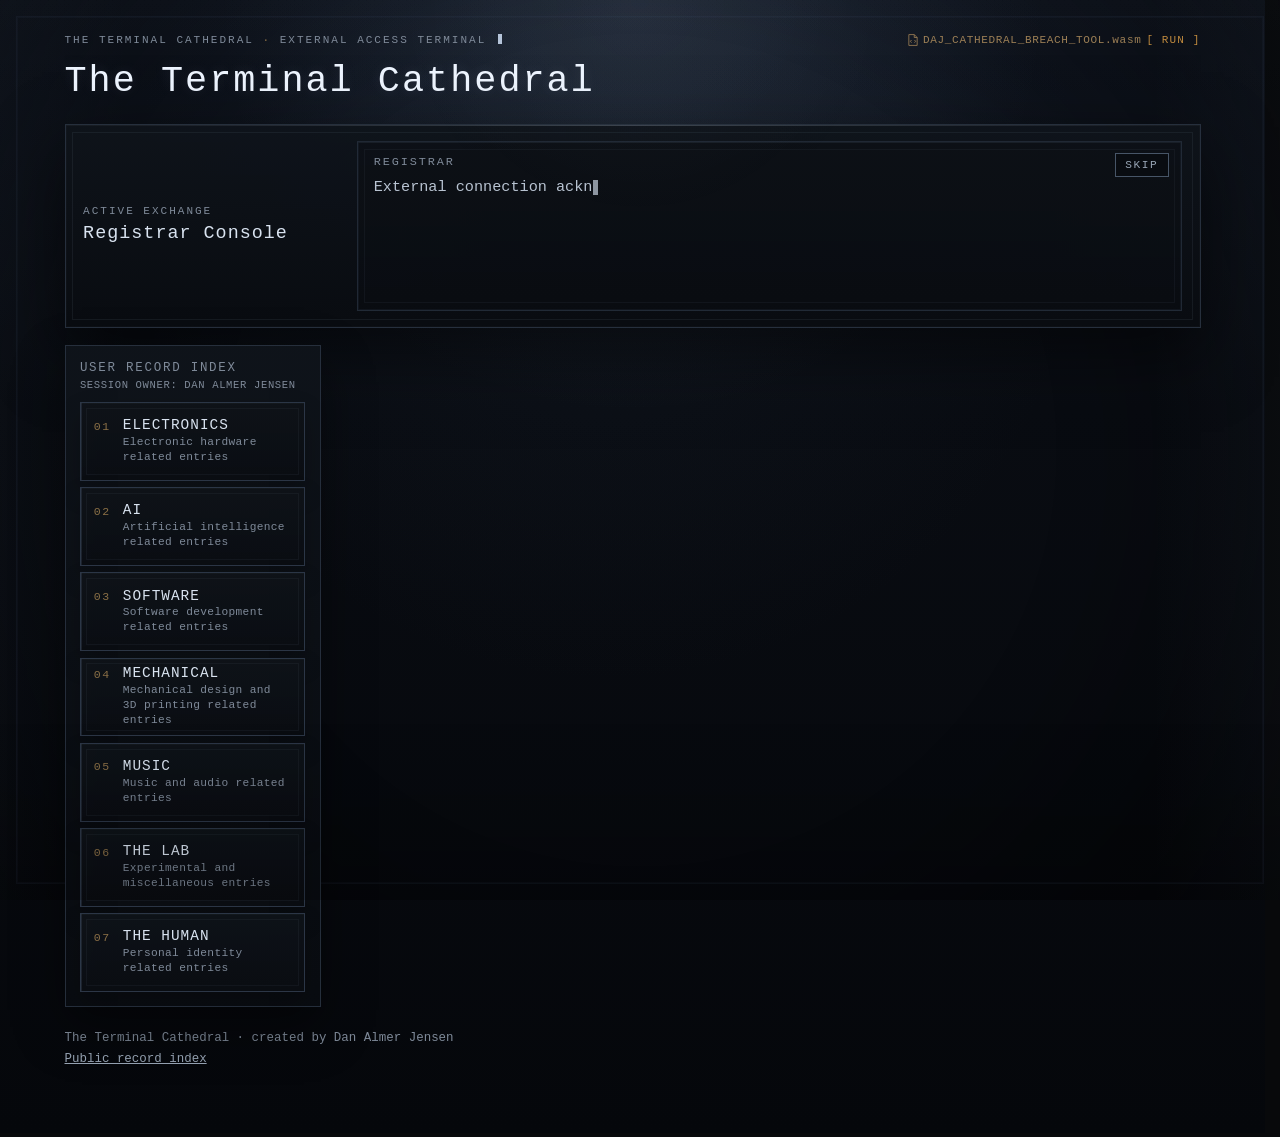
<file: index.html>
<!DOCTYPE html>
<html lang="en">
  <head>
    <meta charset="UTF-8" />
    <meta
      name="viewport"
      content="width=device-width, initial-scale=1.0, viewport-fit=cover"
    />
    <meta name="theme-color" content="#07090d" />
    <!-- STAGE3H:BEGIN search -->
    <title>The Terminal Cathedral | Dan Almer Jensen — Electronics, AI &amp; Music</title>
    <meta name="description" content="Explore electronics, hardware design, AI-assisted projects, the Human Sandwich Model, Theme Park World and synthwave music by Dan Almer Jensen." />
    <link rel="canonical" href="https://terminalcathedral.com/" />
    <meta property="og:type" content="website" />
    <meta property="og:site_name" content="The Terminal Cathedral" />
    <meta property="og:title" content="The Terminal Cathedral | Dan Almer Jensen — Electronics, AI &amp; Music" />
    <meta property="og:description" content="Explore electronics, hardware design, AI-assisted projects, the Human Sandwich Model, Theme Park World and synthwave music by Dan Almer Jensen." />
    <meta property="og:url" content="https://terminalcathedral.com/" />
    <meta property="og:locale" content="en_US" />
    <meta name="twitter:card" content="summary" />
    <meta name="twitter:title" content="The Terminal Cathedral | Dan Almer Jensen — Electronics, AI &amp; Music" />
    <meta name="twitter:description" content="Explore electronics, hardware design, AI-assisted projects, the Human Sandwich Model, Theme Park World and synthwave music by Dan Almer Jensen." />
    <script type="application/ld+json">
{
  "@context": "https://schema.org",
  "@graph": [
    {
      "@type": "WebSite",
      "@id": "https://terminalcathedral.com/#website",
      "name": "The Terminal Cathedral",
      "alternateName": "terminalcathedral.com",
      "url": "https://terminalcathedral.com/",
      "inLanguage": "en",
      "creator": {
        "@id": "https://terminalcathedral.com/records/dan-almer-jensen/#person"
      }
    },
    {
      "@type": "Person",
      "@id": "https://terminalcathedral.com/records/dan-almer-jensen/#person",
      "name": "Dan Almer Jensen",
      "description": "Tech Polymath",
      "jobTitle": "Hardware Design Engineer",
      "worksFor": {
        "@type": "Organization",
        "name": "Qutron A/S"
      },
      "address": {
        "@type": "PostalAddress",
        "addressLocality": "Copenhagen",
        "addressCountry": "DK"
      },
      "url": "https://terminalcathedral.com/",
      "mainEntityOfPage": "https://terminalcathedral.com/records/dan-almer-jensen/",
      "knowsAbout": [
        "Electronics",
        "Hardware design",
        "Mechanical CAD design",
        "3D printing",
        "Programming",
        "Automation",
        "Artificial intelligence",
        "Music"
      ],
      "sameAs": [
        "https://www.linkedin.com/in/dan-almer-jensen-919b9217a/",
        "https://github.com/TheTerminalCathedral",
        "https://www.reddit.com/user/DanDoesElectronics/"
      ]
    }
  ]
}
    </script>
    <!-- STAGE3H:END search -->
    <link rel="stylesheet" href="styles.css" />
    <link rel="stylesheet" href="hub/hub.css" />
    <!-- STAGE3F:BEGIN boot-guard
         Stage 3F: on a first load or reload of the start view (no hash, not Back/Forward, normal motion) the Registrar introduction and the Session
         Recovery record are held invisible, at their final size, until hub.js starts the boot sequence (it removes the
         class at once). hub.css reveals them after 3 s if the scripts never run. Without JavaScript nothing changes. -->
    <script>(function () { try { var n = window.performance && performance.getEntriesByType ? performance.getEntriesByType("navigation")[0] : null; if (!window.location.hash && !(n && n.type === "back_forward") && !(window.matchMedia && window.matchMedia("(prefers-reduced-motion: reduce)").matches)) { document.documentElement.classList.add("tc-boot-pending"); } } catch (e) {} })();</script>
    <!-- STAGE3F:END boot-guard -->
  </head>
  <!--
    PROTOTYPE (Stage 2D layout and copy, Stage 2E typewriter, Stage 2F Registrar-first navigation, Stage 2G all six areas as expandable records, Stage 2H external access terminal and personal archive; local only). Not released.
    Personal profile links appear on this page only in 07 · The Human.
    Layout: full-width Registrar Console on top, seven-route sidebar on the left, one record on the right.
    No element may carry the id of a route (electronics, ai, software, mechanical, music, lab, human, gateway):
    that would make the browser jump to it on a direct link.
    All destination copy below is DRAFT for HUMAN review.
    Canon-grounded sentences are taken from dialogue-data.js and terminal-cathedral/index.html @ a3c35e0;
    AI Madpakken sentences from its canonical README.md and The_Human_Sandwich_Model.md @ ce47ae2e.
    The left navigation is the only navigation between destinations: do not add cross-links inside records.
    Inside a destination, each record's toggle (button.rec-toggle) expands or collapses that record in place (Stage 2G).
    To add a future project or link, copy one .rec-item or .record-entry inside that destination.
  -->
  <body class="is-terminal-active hub">
    <a class="skip-link" href="#record-display">Skip to the record</a>

    <main class="site-shell">
      <div class="view-shell hub-shell">
        <header class="hub-header">
          <!-- Stage 2H: the site is an external access terminal connected to the Cathedral, not the Cathedral itself. -->
          <p class="eyebrow hub-status">
            The Terminal Cathedral <span class="hub-status-sep" aria-hidden="true">·</span> External access terminal
            <span class="cursor hub-cursor" aria-hidden="true"></span>
          </p>
          <!-- Stage 3K: an overlooked local script (HUMAN-approved easter egg). hub/breach.js shows it and opens #breach-dialog. -->
          <button type="button" class="hub-script" id="breach-run" aria-haspopup="dialog" aria-label="DAJ_CATHEDRAL_BREACH_TOOL.wasm [ RUN ]" hidden>
            <svg class="hub-script-icon" viewBox="0 0 12 14" width="10" height="12" aria-hidden="true" focusable="false"><path d="M1 .5h6.5L11 4v9.5H1z M7.5 .5V4H11" fill="none" stroke="currentColor"/><path d="M4.2 7 2.9 8.6l1.3 1.6 M7.8 7l1.3 1.6-1.3 1.6" fill="none" stroke="currentColor"/></svg>
            <span class="hub-script-name"><span class="hub-script-pre">DAJ_CATHEDRAL_</span>BREACH_TOOL.wasm</span>
            <span class="hub-script-run">[ RUN ]</span>
          </button>
          <h1 class="hub-title">The Terminal Cathedral</h1>
        </header>

        <!-- TOP: the Registrar Console, full width. The general introduction below; hub.js types each area's own introduction (hub-data.js) when that area is selected (Stages 2F, 2G). -->
        <section class="dialogue-panel hub-gateway hub-console" id="console" aria-labelledby="console-heading">
          <div class="panel-heading">
            <p class="eyebrow">Active Exchange</p>
            <h2 id="console-heading">Registrar Console</h2>
          </div>
          <div class="message-block">
            <p class="speaker-label">Registrar</p>
            <p class="dialogue-text" id="hubDialogue">External connection acknowledged.
Standing: Visitor.
Access level: Limited.
Designated records are available for inspection.
Select a route to proceed.</p>
          </div>
          <p class="sr-only" id="hubLive" aria-live="polite"></p>
        </section>

        <div class="hub-layout">
          <!-- LEFT: the seven record groups, one component, equal size -->
          <!-- Stage 2H: the index of the recovered personal archive. The owner line names the archive being inspected, not the visitor. -->
          <nav class="hub-sidebar gateway-routes" aria-label="User record index">
            <p class="option-heading">User Record Index</p>
            <p class="session-owner">Session owner: Dan Almer Jensen</p>
            <ul class="gateway-list">
              <li class="gateway-item">
                <a class="gateway-route" href="#electronics" data-destination="electronics">
                  <span class="gateway-index" aria-hidden="true">01</span>
                  <span class="gateway-label">Electronics</span>
                  <span class="gateway-note">Electronic hardware related entries</span>
                </a>
              </li>
              <li class="gateway-item">
                <a class="gateway-route" href="#ai" data-destination="ai">
                  <span class="gateway-index" aria-hidden="true">02</span>
                  <span class="gateway-label">AI</span>
                  <span class="gateway-note">Artificial intelligence related entries</span>
                </a>
              </li>
              <li class="gateway-item">
                <a class="gateway-route" href="#software" data-destination="software">
                  <span class="gateway-index" aria-hidden="true">03</span>
                  <span class="gateway-label">Software</span>
                  <span class="gateway-note">Software development related entries</span>
                </a>
              </li>
              <li class="gateway-item">
                <a class="gateway-route" href="#mechanical" data-destination="mechanical">
                  <span class="gateway-index" aria-hidden="true">04</span>
                  <span class="gateway-label">Mechanical</span>
                  <span class="gateway-note">Mechanical design and 3D printing related entries</span>
                </a>
              </li>
              <li class="gateway-item">
                <a class="gateway-route" href="#music" data-destination="music">
                  <span class="gateway-index" aria-hidden="true">05</span>
                  <span class="gateway-label">Music</span>
                  <span class="gateway-note">Music and audio related entries</span>
                </a>
              </li>
              <li class="gateway-item">
                <a class="gateway-route" href="#lab" data-destination="lab">
                  <span class="gateway-index" aria-hidden="true">06</span>
                  <span class="gateway-label">The Lab</span>
                  <span class="gateway-note">Experimental and miscellaneous entries</span>
                </a>
              </li>
              <li class="gateway-item">
                <a class="gateway-route" href="#human" data-destination="human">
                  <span class="gateway-index" aria-hidden="true">07</span>
                  <span class="gateway-label">The Human</span>
                  <span class="gateway-note">Personal identity related entries</span>
                </a>
              </li>
            </ul>
          </nav>

          <!-- RIGHT: the record display. One record at a time, switched in place (no scrolling). -->
          <div class="records" id="record-display" tabindex="-1" aria-label="Record display">
            <!-- START: shown when no route is selected. Stage 2H: a fictional recovered terminal session (HUMAN draft, Stage 2H order).
                 Presentation only: nothing is stored, nobody is authenticated, there is no login. -->
            <section class="record record-start" id="record-start" data-record="start" aria-labelledby="start-heading" tabindex="-1">
              <p class="eyebrow">Public records · Session recovery</p>
              <h2 id="start-heading">Session restored</h2>
              <div class="session-log">
                <p class="session-line session-line-progress">Resuming last connection to The Terminal Cathedral...</p>
                <p class="session-line">Session record located.</p>
                <dl class="session-status">
                  <div class="session-row"><dt>User on record:</dt><dd>Dan Almer Jensen</dd></div>
                  <div class="session-row"><dt>Assigned Role:</dt><dd>Hardware Design Engineer</dd></div>
                  <div class="session-row"><dt>Self-Designation:</dt><dd>Tech Polymath</dd></div>
                  <div class="session-row"><dt>Terminal status:</dt><dd class="session-value-online">ONLINE</dd></div>
                  <div class="session-row"><dt>Access level:</dt><dd>LIMITED</dd></div>
                  <div class="session-row"><dt>Available record groups:</dt><dd>07</dd></div>
                  <div class="session-row"><dt>Cathedral access:</dt><dd class="session-value-restricted">RESTRICTED</dd></div>
                </dl>
                <p class="session-line session-line-done">Previous session restored.</p>
              </div>
            </section>

            <!-- Stage 2G: every destination is an overview of compact records (.rec-item). A record's toggle opens
                 its body inline (aria-expanded / aria-controls). Bodies are open in this file, so the page reads
                 without JavaScript; hub.js collapses them. Record texts are the Stage 2E/2F texts, moved, not rewritten.
                 To add a genuine future project: copy one .rec-item inside its destination, with a new data-item,
                 toggle id and body id. -->

            <!-- 01 · ELECTRONICS — Stage 2H: a damaged archive. Fiction for the present absence of published electronics
                 project records: no real incident, no real data loss. Dan's background moved to The Human (now 07).
                 The fragment strip is decoration (aria-hidden, fixed text, never random); the clean message is real text. -->
            <section class="record" id="record-electronics" data-record="electronics" aria-labelledby="electronics-heading" tabindex="-1">
              <p class="eyebrow">01 · Electronics</p>
              <h2 id="electronics-heading">Electronics</h2>
              <div class="rec-list">
                <article class="rec-item rec-kind-damaged damaged-electronics" data-item="archive">
                  <h3 class="rec-heading">
                    <button type="button" class="rec-toggle" id="rec-electronics-archive-toggle" aria-expanded="true" aria-controls="rec-electronics-archive">
                      <span class="rec-line"><span class="rec-id">Record 001</span><span class="rec-sep" aria-hidden="true"> · </span><span class="rec-title" data-glitch="Electronics Archive">Electronics Archive</span></span>
                      <span class="rec-sub"><span class="rec-flag" aria-hidden="true">!</span> Integrity check failed</span>
                      <span class="rec-state" aria-hidden="true"></span>
                    </button>
                  </h3>
                  <div class="rec-body" id="rec-electronics-archive" role="region" aria-labelledby="rec-electronics-archive-toggle">
                    <div class="rec-body-inner">
                      <div class="archive-alert">
                        <p class="archive-alert-title"><span class="archive-alert-mark" aria-hidden="true">!</span> System alert · Record integrity failure</p>
                        <p>Electronics records could not be fully restored.</p>
                        <p>Archive continuity is compromised.</p>
                        <p>Recovery authorization required.</p>
                      </div>
                      <p class="archive-fragments" aria-hidden="true">&#9617;&#9618;&#9619; 0E &#183;&#183; &#9626;&#9630;&#9626; &#183;&#183; &#9617;&#9617; 3F &#9618; &#183;&#183;&#183; &#9619;&#9618;&#9617; 00 &#183;&#183; &#9626;&#9630;</p>
                      <dl class="archive-status">
                        <div class="archive-row"><dt>Archive status:</dt><dd>DEGRADED</dd></div>
                        <div class="archive-row"><dt>Record group:</dt><dd>Electronic hardware</dd></div>
                        <div class="archive-row"><dt>Recovery state:</dt><dd>INCOMPLETE</dd></div>
                        <div class="archive-row"><dt>Public inspection:</dt><dd>RESTRICTED</dd></div>
                      </dl>
                      <div class="archive-notes">
                        <p>Available fragments are insufficient to reconstruct the original entries.</p>
                        <p>System restoration is recommended.</p>
                        <p>Refer this archive to the Keeper of the Records for recovery authorization.</p>
                      </div>
                    </div>
                  </div>
                </article>
              </div>
            </section>

            <!-- 02 · AI — the reference implementation: one genuine project, collapsed by default. -->
            <section class="record" id="record-ai" data-record="ai" aria-labelledby="ai-heading" tabindex="-1">
              <p class="eyebrow">02 · AI</p>
              <h2 id="ai-heading">AI</h2>
              <div class="record-copy">
                <!-- Stage 2I (HUMAN approved direction): category level is archive information only. -->
                <dl class="session-status category-index">
                  <div class="session-row"><dt>Archive category:</dt><dd>Artificial Intelligence</dd></div>
                  <div class="session-row"><dt>Available records:</dt><dd>01</dd></div>
                </dl>
                <p class="record-lede">Select a record to inspect.</p>
              </div>
              <div class="rec-list">
                <article class="rec-item rec-kind-project" data-item="madpakken">
                  <h3 class="rec-heading">
                    <button type="button" class="rec-toggle" id="rec-ai-madpakken-toggle" aria-expanded="true" aria-controls="rec-ai-madpakken">
                      <span class="rec-line"><span class="rec-id">Project 001</span><span class="rec-sep" aria-hidden="true"> · </span><span class="rec-title">AI Madpakken</span></span>
                      <span class="rec-sub">The Human Sandwich Model</span>
                      <span class="rec-state" aria-hidden="true"></span>
                    </button>
                  </h3>
                  <div class="rec-body" id="rec-ai-madpakken" role="region" aria-labelledby="rec-ai-madpakken-toggle">
                    <div class="rec-body-inner">
                      <!-- Stage 2H: in-universe access framing (HUMAN draft). Narrative only: AI Madpakken is prose, not a connector. -->
                      <div class="access-class access-direct">
                        <p class="access-class-title">Access classification · Direct interface</p>
                        <dl class="access-mode"><dt>Connection mode:</dt><dd>FULL PLUG-IN</dd></dl>
                        <p>AI-Madpakken provides a framework for direct interaction with The Terminal Cathedral through AI-assisted work.</p>
                        <p>The human remains the decision authority.</p>
                        <p>Direct access requires responsibility for what is decided, executed and verified.</p>
                      </div>
                      <p class="project-kind">Public project · GitHub · CC BY 4.0</p>
                      <p>
                        An openly licensed workflow foundation for doing consequential
                        work with AI. It exists to answer the questions that decide whether
                        AI-assisted work can be trusted: who may decide what something
                        means, how evidence is held to the claims it is used to support,
                        and how a human stays the authority without becoming the
                        bottleneck.
                      </p>
                      <p>Its core is the <strong>Human Sandwich Model</strong>, with a human in the middle:</p>
                      <dl class="hsm-list">
                        <div class="hsm-row">
                          <dt>COULD</dt>
                          <dd>An upstream AI model explores what could be done.</dd>
                        </div>
                        <div class="hsm-row">
                          <dt>SHOULD</dt>
                          <dd>A human decides what should be done.</dd>
                        </div>
                        <div class="hsm-row">
                          <dt>DID</dt>
                          <dd>A downstream executor does it, and reports what was actually done, with the evidence.</dd>
                        </div>
                      </dl>
                      <blockquote class="hsm-quote">
                        <p>Reasoning can exist on both sides of the human boundary. Decision authority does not.</p>
                      </blockquote>
                      <p>
                        Around that sit verification, research and assurance methods that
                        keep the boundary real rather than decorative, where confidence is
                        attacked rather than accumulated. It is prose, not software: it is
                        meant to be given to a model as its operating context, and read by
                        a model before it acts.
                      </p>
                      <a class="welcome-action welcome-action-primary record-entry" href="https://github.com/TheTerminalCathedral/AI-Madpakken" target="_blank" rel="noopener noreferrer" data-outbound="ai-madpakken">
                        <span class="record-entry-label">AI Madpakken on GitHub</span>
                        <span class="record-entry-note">TheTerminalCathedral/AI-Madpakken</span>
                        <span class="sr-only">(opens in a new tab)</span>
                      </a>
                    </div>
                  </div>
                </article>
              </div>
            </section>

            <!-- 03 · SOFTWARE — Stage 3G (HUMAN approved): a genuine project replaces the damaged archive. The personal story is
                 Dan's own, in first person; the technical facts are in the linked repository. No game files here. -->
            <section class="record" id="record-software" data-record="software" aria-labelledby="software-heading" tabindex="-1">
              <p class="eyebrow">03 · Software</p>
              <h2 id="software-heading">Software</h2>
              <div class="record-copy">
                <dl class="session-status category-index">
                  <div class="session-row"><dt>Archive category:</dt><dd>Software Development</dd></div>
                  <div class="session-row"><dt>Available records:</dt><dd>01</dd></div>
                </dl>
                <p class="record-lede">Select a record to inspect.</p>
              </div>
              <div class="rec-list">
                <article class="rec-item rec-kind-project" data-item="theme-park-world">
                  <h3 class="rec-heading">
                    <button type="button" class="rec-toggle" id="rec-software-theme-park-world-toggle" aria-expanded="true" aria-controls="rec-software-theme-park-world">
                      <span class="rec-line"><span class="rec-id">Project 001</span><span class="rec-sep" aria-hidden="true"> · </span><span class="rec-title">Theme Park World</span></span>
                      <span class="rec-sub">Windows 11 compatibility · Human Sandwich Model</span>
                      <span class="rec-state" aria-hidden="true"></span>
                    </button>
                  </h3>
                  <div class="rec-body" id="rec-software-theme-park-world" role="region" aria-labelledby="rec-software-theme-park-world-toggle">
                    <div class="rec-body-inner">
                      <p class="project-kind">Project record · Software compatibility</p>
                      <div class="record-copy">
                        <h4 class="story-heading">A childhood favourite</h4>
                        <p>Theme Park World was my favourite game when I was a kid.</p>
                        <p>Recently, I wanted to play it again. Just revisit something I remembered from my childhood.</p>
                        <p>There was one problem.</p>
                        <p>I couldn't get it to run on Windows 11.</p>
                        <h4 class="story-heading">The Human Sandwich approach</h4>
                        <p>Instead of giving up, I decided to see if the Human Sandwich Model could help.</p>
                        <p>Together with AI, I investigated the problem, worked through possible solutions, and eventually got the game running again.</p>
                        <p>What started as a bit of nostalgia turned into a practical software troubleshooting project.</p>
                        <h4 class="story-heading">The result</h4>
                        <p>The project is now on GitHub.</p>
                        <p>It's not about building the next big software product. It's about solving a real problem, learning along the way, and using AI as a practical tool under human direction.</p>
                        <p>And getting to play my favourite childhood game again.</p>
                        <p class="story-close">One old game. One modern operating system. One Human Sandwich.</p>
                      </div>
                      <a class="welcome-action welcome-action-primary record-entry" href="https://github.com/TheTerminalCathedral/theme-park-world-win11" target="_blank" rel="noopener noreferrer" data-outbound="theme-park-world">
                        <span class="record-entry-label">View project on GitHub</span>
                        <span class="record-entry-note">TheTerminalCathedral/theme-park-world-win11</span>
                        <span class="sr-only">(opens in a new tab)</span>
                      </a>
                    </div>
                  </div>
                </article>
              </div>
            </section>

            <!-- 04 · MECHANICAL — Stage 3I (HUMAN decision): a damaged archive, the same component as 01 · Electronics. Fiction for the present
                 absence of published mechanical project records: no real incident, no real data loss, no invented projects.
                 Only the category wording differs from Electronics. -->
            <section class="record" id="record-mechanical" data-record="mechanical" aria-labelledby="mechanical-heading" tabindex="-1">
              <p class="eyebrow">04 · Mechanical</p>
              <h2 id="mechanical-heading">Mechanical</h2>
              <div class="rec-list">
                <article class="rec-item rec-kind-damaged damaged-mechanical" data-item="archive">
                  <h3 class="rec-heading">
                    <button type="button" class="rec-toggle" id="rec-mechanical-archive-toggle" aria-expanded="true" aria-controls="rec-mechanical-archive">
                      <span class="rec-line"><span class="rec-id">Record 001</span><span class="rec-sep" aria-hidden="true"> · </span><span class="rec-title" data-glitch="Mechanical Archive">Mechanical Archive</span></span>
                      <span class="rec-sub"><span class="rec-flag" aria-hidden="true">!</span> Integrity check failed</span>
                      <span class="rec-state" aria-hidden="true"></span>
                    </button>
                  </h3>
                  <div class="rec-body" id="rec-mechanical-archive" role="region" aria-labelledby="rec-mechanical-archive-toggle">
                    <div class="rec-body-inner">
                      <div class="archive-alert">
                        <p class="archive-alert-title"><span class="archive-alert-mark" aria-hidden="true">!</span> System alert · Record integrity failure</p>
                        <p>Mechanical records could not be fully restored.</p>
                        <p>Archive continuity is compromised.</p>
                        <p>Recovery authorization required.</p>
                      </div>
                      <p class="archive-fragments" aria-hidden="true">&#9617;&#9618;&#9619; 0E &#183;&#183; &#9626;&#9630;&#9626; &#183;&#183; &#9617;&#9617; 3F &#9618; &#183;&#183;&#183; &#9619;&#9618;&#9617; 00 &#183;&#183; &#9626;&#9630;</p>
                      <dl class="archive-status">
                        <div class="archive-row"><dt>Archive status:</dt><dd>DEGRADED</dd></div>
                        <div class="archive-row"><dt>Record group:</dt><dd>Mechanical design &amp; 3D printing</dd></div>
                        <div class="archive-row"><dt>Recovery state:</dt><dd>INCOMPLETE</dd></div>
                        <div class="archive-row"><dt>Public inspection:</dt><dd>RESTRICTED</dd></div>
                      </dl>
                      <div class="archive-notes">
                        <p>Available fragments are insufficient to reconstruct the original entries.</p>
                        <p>System restoration is recommended.</p>
                        <p>Refer this archive to the Keeper of the Records for recovery authorization.</p>
                      </div>
                    </div>
                  </div>
                </article>
              </div>
            </section>

            <!-- 05 · MUSIC — two genuine projects, two records, one open at a time. -->
            <section class="record" id="record-music" data-record="music" aria-labelledby="music-heading" tabindex="-1">
              <p class="eyebrow">05 · Music</p>
              <h2 id="music-heading">Music &amp; Sound</h2>
              <div class="record-copy">
                <!-- Stage 2I (HUMAN approved direction): category level is archive information only. -->
                <dl class="session-status category-index">
                  <div class="session-row"><dt>Archive category:</dt><dd>Music &amp; Sound</dd></div>
                  <div class="session-row"><dt>Available records:</dt><dd>02</dd></div>
                </dl>
                <p class="record-lede">Select a record to inspect.</p>
              </div>
              <div class="rec-list">
                <article class="rec-item rec-kind-project music-project music-project-cathedral" data-item="cathedral">
                  <h3 class="rec-heading">
                    <button type="button" class="rec-toggle" id="rec-music-cathedral-toggle" aria-expanded="true" aria-controls="rec-music-cathedral">
                      <span class="rec-line"><span class="rec-id">Project 001</span><span class="rec-sep" aria-hidden="true"> · </span><span class="rec-title">The Terminal Cathedral</span></span>
                      <span class="rec-sub">AI-assisted synthwave · Human Sandwich Model</span>
                      <span class="rec-state" aria-hidden="true"></span>
                    </button>
                  </h3>
                  <div class="rec-body" id="rec-music-cathedral" role="region" aria-labelledby="rec-music-cathedral-toggle">
                    <div class="rec-body-inner">
                      <!-- Stage 2H: in-universe access framing (HUMAN draft). Fiction only: no claim of real safety or security. -->
                      <div class="access-class access-auditory">
                        <p class="access-class-title">Access classification · Auditory passage</p>
                        <dl class="access-mode"><dt>Connection mode:</dt><dd>INDIRECT</dd></dl>
                        <p>The Cathedral may be experienced through recorded transmissions without establishing direct interaction with its active systems.</p>
                        <p>An auditory passage offers a more controlled approach.</p>
                        <p>Two connected transmissions are available.</p>
                      </div>
                      <!-- Stage 3I: the real creation and production story, in Dan's own voice (HUMAN-confirmed facts and copy). -->
                      <div class="record-copy music-story">
                        <p>
                          When I started developing the story of The Terminal Cathedral, I
                          needed a place for that story to unfold. So I began building a
                          universe around it.
                        </p>
                        <p>
                          What started as a setting gradually grew into an extensive world of
                          its own, with a lot of lore and worldbuilding — probably far more
                          detailed and elaborate than two synthwave albums ever needed.
                        </p>
                        <p>It's still a work in progress, and I keep finding new corners of it to explore.</p>
                        <p>
                          The albums are one way to experience that universe, while also
                          reflecting my own experiences of working with AI through the Human
                          Sandwich Model.
                        </p>
                        <p>Both albums were created using Suno, but their production processes tell two different stories.</p>
                        <h4 class="story-heading">Album Zero · The experiment</h4>
                        <p>
                          For Album Zero, I generated hundreds of songs using Suno. I explored
                          the material, selected what worked, made simple edits and gradually
                          assembled the first musical experience of The Terminal Cathedral.
                        </p>
                        <p>It was a messy, experimental process, full of exploration and unexpected discoveries.</p>
                        <h4 class="story-heading">Album One · The refinement</h4>
                        <p>
                          With Album One, I took a more deliberate approach. I still used Suno,
                          but worked in Suno Studio to shape the production more directly and
                          have more control over the final result.
                        </p>
                        <p>I also play guitar myself. It's one way I bring something directly human into the AI-assisted creative process.</p>
                        <p class="story-close">Two albums. Two approaches to working with AI. One evolving experience of The Terminal Cathedral.</p>
                      </div>
                      <div class="record-entries">
                        <a class="welcome-action welcome-action-primary record-entry" href="https://distrokid.com/hyperfollow/theterminalcathedral/album-zero/" target="_blank" rel="noopener noreferrer" data-outbound="album-zero">
                          <span class="record-entry-label">Listen to Album Zero</span>
                          <span class="record-entry-note">DistroKid</span>
                          <span class="sr-only">(opens in a new tab)</span>
                        </a>
                        <a class="welcome-action welcome-action-primary record-entry" href="https://distrokid.com/hyperfollow/theterminalcathedral/album-one" target="_blank" rel="noopener noreferrer" data-outbound="album-one">
                          <span class="record-entry-label">Listen to Album One</span>
                          <span class="record-entry-note">DistroKid</span>
                          <span class="sr-only">(opens in a new tab)</span>
                        </a>
                      </div>
                      <!-- Stage 3J: supplementary audio, after both albums. -->
                      <section class="media-block tw-still" aria-labelledby="media-behind-the-albums">
                        <p class="media-class">Music archive · Supplementary transmission</p>
                        <h4 class="media-title" id="media-behind-the-albums">Behind the Albums</h4>
                        <p class="media-sub">How AI Workflows Built The Terminal Cathedral</p>
                        <p>Explore the story behind Album Zero and Album One: how real human–AI collaboration developed into a fictional machine-world mythology, and how that mythology shaped the music.</p>
                        <p class="media-label">AI-generated audio discussion · English</p>
                        <audio class="media-audio" controls preload="none" aria-label="How AI Workflows Built The Terminal Cathedral">
                          <source src="assets/audio/how-ai-workflows-built-the-terminal-cathedral.m4a" type="audio/mp4" />
                          Your browser cannot play this audio here. Use the download below.
                        </audio>
                        <p class="media-note">Created with NotebookLM from creator-provided background material. This is an AI-generated discussion, not a recorded interview.</p>
                        <a class="welcome-action record-entry" href="assets/audio/how-ai-workflows-built-the-terminal-cathedral.m4a" download="How_AI_Workflows_Built_The_Terminal_Cathedral.m4a">
                          <span class="record-entry-label">Download audio<span class="sr-only">: How AI Workflows Built The Terminal Cathedral</span></span>
                          <span class="record-entry-note">M4A · 19 min · 13.9 MB</span>
                        </a>
                      </section>
                    </div>
                  </div>
                </article>

                <article class="rec-item rec-kind-project music-project music-project-workshop" data-item="workshop">
                  <h3 class="rec-heading">
                    <button type="button" class="rec-toggle" id="rec-music-workshop-toggle" aria-expanded="true" aria-controls="rec-music-workshop">
                      <span class="rec-line"><span class="rec-id">Project 002</span><span class="rec-sep" aria-hidden="true"> · </span><span class="rec-title">Dan's Workshop</span></span>
                      <span class="rec-sub">A playlist CV · Suno</span>
                      <span class="rec-state" aria-hidden="true"></span>
                    </button>
                  </h3>
                  <div class="rec-body" id="rec-music-workshop" role="region" aria-labelledby="rec-music-workshop-toggle">
                    <div class="rec-body-inner">
                      <div class="record-copy">
                        <p>
                          A CV, but as a playlist. Instead of another list of skills, Dan's
                          Workshop is a workshop soundtrack about turning ideas into
                          electronic devices: design, automation, solder, bring-up, rework,
                          testing, docs and code, and the craft of making hardware real.
                        </p>
                      </div>
                      <div class="record-entries">
                        <a class="welcome-action welcome-action-primary record-entry" href="https://suno.com/playlist/2546ff98-565f-463c-9349-ee769d66174c" target="_blank" rel="noopener noreferrer" data-outbound="dans-workshop-suno">
                          <span class="record-entry-label">Listen to Dan's Workshop</span>
                          <span class="record-entry-note">Suno playlist</span>
                          <span class="sr-only">(opens in a new tab)</span>
                        </a>
                      </div>
                    </div>
                  </div>
                </article>
              </div>
            </section>

            <!-- 06 · THE LAB -->
            <section class="record" id="record-lab" data-record="lab" aria-labelledby="lab-heading" tabindex="-1">
              <p class="eyebrow">06 · The Lab</p>
              <h2 id="lab-heading">The Lab</h2>
              <div class="record-copy">
                <!-- Stage 2I (HUMAN approved direction): category level is archive information only. -->
                <dl class="session-status category-index">
                  <div class="session-row"><dt>Archive category:</dt><dd>Experimental Records</dd></div>
                  <div class="session-row"><dt>Available records:</dt><dd>02</dd></div>
                </dl>
                <p class="record-lede">Select a record to inspect.</p>
              </div>
              <div class="rec-list">
                <!-- Future genuine experiments go here as further .rec-item records, once they exist. -->
                <article class="rec-item rec-kind-project" data-item="console">
                  <h3 class="rec-heading">
                    <button type="button" class="rec-toggle" id="rec-lab-console-toggle" aria-expanded="true" aria-controls="rec-lab-console">
                      <span class="rec-line"><span class="rec-id">Record 001</span><span class="rec-sep" aria-hidden="true"> · </span><span class="rec-title">Original Registrar Console</span></span>
                      <span class="rec-sub">Preserved interactive sequence</span>
                      <span class="rec-state" aria-hidden="true"></span>
                    </button>
                  </h3>
                  <div class="rec-body" id="rec-lab-console" role="region" aria-labelledby="rec-lab-console-toggle">
                    <div class="rec-body-inner">
                      <!-- Stage 2I: archive classification (HUMAN draft). Not an access protocol: neutral styling, no connection mode.
                           The last sentence is non-canonical draft framing for HUMAN review. -->
                      <div class="archive-class">
                        <p class="archive-class-title">Archive classification · Interactive record</p>
                        <p>An earlier Registrar interface has been preserved within this archive.</p>
                        <p>The recorded sequence may be accessed and explored through its original terminal environment.</p>
                        <p>This record is available for inspection only. Opening it does not alter the visitor's current access classification.</p>
                      </div>
                      <a class="welcome-action welcome-action-primary record-entry" href="terminal-cathedral/" data-destination-link="registrar_console">
                        <span class="record-entry-label">Access preserved sequence</span>
                        <span class="record-entry-note">Original terminal environment</span>
                      </a>
                    </div>
                  </div>
                </article>

                <!-- Stage 3J: a genuine technical publication. Plain professional wording: no access protocol, no fiction. -->
                <article class="rec-item rec-kind-project" data-item="case-study-001">
                  <h3 class="rec-heading">
                    <button type="button" class="rec-toggle" id="rec-lab-case-study-001-toggle" aria-expanded="true" aria-controls="rec-lab-case-study-001">
                      <span class="rec-line"><span class="rec-id">Case Study 001</span><span class="rec-sep" aria-hidden="true"> · </span><span class="rec-title">Building Sandwich Studio</span></span>
                      <span class="rec-sub">Technical case study · PDF and audio</span>
                      <span class="rec-state" aria-hidden="true"></span>
                    </button>
                  </h3>
                  <div class="rec-body" id="rec-lab-case-study-001" role="region" aria-labelledby="rec-lab-case-study-001-toggle">
                    <div class="rec-body-inner">
                      <p class="story-close">Human Decisions, AI Implementation, and the Bugs Between</p>
                      <p class="project-kind">Technical Case Study · Human–AI Collaboration · Software Engineering</p>
                      <p>By Dan Almer Jensen</p>
                      <p>A documented engineering case study exploring how Sandwich Studio was developed using AI-Madpakken and the Human Sandwich Model, with particular attention to human decision-making, agent-assisted implementation, software reliability and lessons from real development failures.</p>
                      <div class="record-entries tw-still">
                        <a class="welcome-action welcome-action-primary record-entry" href="assets/documents/building-sandwich-studio-case-study.pdf" target="_blank" rel="noopener noreferrer">
                          <span class="record-entry-label">Read PDF</span>
                          <span class="record-entry-note">PDF · 12 pages</span>
                          <span class="sr-only">(opens in a new tab)</span>
                        </a>
                        <a class="welcome-action record-entry" href="assets/documents/building-sandwich-studio-case-study.pdf" download="Building_Sandwich_Studio_Case_Study.pdf">
                          <span class="record-entry-label">Download PDF</span>
                          <span class="record-entry-note">PDF · 128 KB</span>
                        </a>
                      </div>
                      <a class="welcome-action record-entry tw-still" href="records/building-sandwich-studio/">
                        <span class="record-entry-label">Publication page</span>
                        <span class="record-entry-note">Summary and related links</span>
                      </a>
                      <section class="media-block tw-still" aria-labelledby="media-audio-briefing-001">
                        <p class="media-class">Technical publication · Audio briefing 001</p>
                        <h4 class="media-title" id="media-audio-briefing-001">Governing AI with the Human Sandwich Model</h4>
                        <p>A discussion of how human direction, AI-assisted implementation, engineering verification and practical software-development challenges came together during the development of Sandwich Studio.</p>
                        <p class="media-label">AI-generated audio discussion</p>
                        <audio class="media-audio" controls preload="none" aria-label="Governing AI with the Human Sandwich Model">
                          <source src="assets/audio/governing-ai-with-the-human-sandwich-model.m4a" type="audio/mp4" />
                          Your browser cannot play this audio here. Use the download below.
                        </audio>
                        <p class="media-note">AI-generated discussion based on the published case study. Not a recorded interview with the creator.</p>
                        <a class="welcome-action record-entry" href="assets/audio/governing-ai-with-the-human-sandwich-model.m4a" download="Governing_AI_with_the_Human_Sandwich_Model.m4a">
                          <span class="record-entry-label">Download audio<span class="sr-only">: Governing AI with the Human Sandwich Model</span></span>
                          <span class="record-entry-note">M4A · 15 min · 11.0 MB</span>
                        </a>
                      </section>
                    </div>
                  </div>
                </article>
              </div>
            </section>

            <!-- 07 · THE HUMAN — Stage 2H: the home of Dan's real background, in four records. Record 001 is HUMAN's draft,
                 built only from HUMAN-confirmed facts. On this page, personal profile links appear here only (Stage 3H: LinkedIn also as the contact in Record 001);
                 they open in a new tab (no visible helper text; the screen-reader note stays). -->
            <section class="record" id="record-human" data-record="human" aria-labelledby="human-heading" tabindex="-1">
              <p class="eyebrow">07 · The Human</p>
              <h2 id="human-heading">Dan Almer Jensen</h2>
              <div class="rec-list">
                <article class="rec-item rec-kind-info" data-item="identity">
                  <h3 class="rec-heading">
                    <button type="button" class="rec-toggle" id="rec-human-identity-toggle" aria-expanded="true" aria-controls="rec-human-identity">
                      <span class="rec-line"><span class="rec-id">Record 001</span><span class="rec-sep" aria-hidden="true"> · </span><span class="rec-title">Dan Almer Jensen</span></span>
                      <span class="rec-sub">Identity &amp; professional background</span>
                      <span class="rec-state" aria-hidden="true"></span>
                    </button>
                  </h3>
                  <div class="rec-body" id="rec-human-identity" role="region" aria-labelledby="rec-human-identity-toggle">
                    <div class="rec-body-inner record-copy">
                      <p class="record-lede">
                        Electronics technician by training. Hardware Design Engineer by
                        profession. Curious about pretty much everything.
                      </p>
                      <dl class="session-status">
                        <div class="session-row"><dt>Location:</dt><dd>Copenhagen, Denmark</dd></div>
                      </dl>
                      <p><a class="record-contact" href="https://www.linkedin.com/in/dan-almer-jensen-919b9217a/" target="_blank" rel="noopener noreferrer">Contact via LinkedIn<span class="sr-only"> (opens in a new tab)</span></a></p>
                      <p>
                        I trained as an Electronics Operator and an Electronics Technician,
                        and I've spent around 20 years working with electronics across a
                        variety of industries.
                      </p>
                      <p>
                        My journey has taken me through safety electronics for railway
                        systems, consumer audio R&amp;D, military communications equipment
                        and hardware development.
                      </p>
                      <p>Today, I work as a Hardware Design Engineer at Qutron A/S.</p>
                      <p>
                        My interests rarely stay within one discipline. I enjoy hardware
                        design, troubleshooting, prototyping, mechanical CAD design, 3D
                        printing, programming, automation and exploring how AI can become a
                        useful part of practical engineering.
                      </p>
                      <p>
                        I also make music, experiment with new ideas and occasionally turn
                        those ideas into something much bigger than originally intended.
                      </p>
                      <p>The Terminal Cathedral is where those interests come together.</p>
                    </div>
                  </div>
                </article>

                <article class="rec-item rec-kind-info rec-kind-profile" data-item="linkedin">
                  <h3 class="rec-heading">
                    <button type="button" class="rec-toggle" id="rec-human-linkedin-toggle" aria-expanded="true" aria-controls="rec-human-linkedin">
                      <span class="rec-line"><span class="rec-id">Record 002</span><span class="rec-sep" aria-hidden="true"> · </span><span class="rec-title">LinkedIn</span></span>
                      <span class="rec-sub">Professional history &amp; connections</span>
                      <span class="rec-state" aria-hidden="true"></span>
                    </button>
                  </h3>
                  <div class="rec-body" id="rec-human-linkedin" role="region" aria-labelledby="rec-human-linkedin-toggle">
                    <div class="rec-body-inner">
                      <p>Professional experience, career history and connections.</p>
                      <a class="welcome-action welcome-action-secondary record-entry" href="https://www.linkedin.com/in/dan-almer-jensen-919b9217a/" target="_blank" rel="noopener noreferrer" data-outbound="linkedin">
                        <span class="record-entry-label">LinkedIn profile</span>
                        <span class="record-entry-note">linkedin.com/in/dan-almer-jensen-919b9217a</span>
                        <span class="sr-only">(opens in a new tab)</span>
                      </a>
                    </div>
                  </div>
                </article>

                <article class="rec-item rec-kind-info rec-kind-profile" data-item="github">
                  <h3 class="rec-heading">
                    <button type="button" class="rec-toggle" id="rec-human-github-toggle" aria-expanded="true" aria-controls="rec-human-github">
                      <span class="rec-line"><span class="rec-id">Record 003</span><span class="rec-sep" aria-hidden="true"> · </span><span class="rec-title">GitHub</span></span>
                      <span class="rec-sub">Projects &amp; technical work</span>
                      <span class="rec-state" aria-hidden="true"></span>
                    </button>
                  </h3>
                  <div class="rec-body" id="rec-human-github" role="region" aria-labelledby="rec-human-github-toggle">
                    <div class="rec-body-inner">
                      <p>Public repositories, technical experiments and projects.</p>
                      <a class="welcome-action welcome-action-secondary record-entry" href="https://github.com/TheTerminalCathedral" target="_blank" rel="noopener noreferrer" data-outbound="github">
                        <span class="record-entry-label">GitHub profile</span>
                        <span class="record-entry-note">github.com/TheTerminalCathedral</span>
                        <span class="sr-only">(opens in a new tab)</span>
                      </a>
                    </div>
                  </div>
                </article>

                <article class="rec-item rec-kind-info rec-kind-profile" data-item="reddit">
                  <h3 class="rec-heading">
                    <button type="button" class="rec-toggle" id="rec-human-reddit-toggle" aria-expanded="true" aria-controls="rec-human-reddit">
                      <span class="rec-line"><span class="rec-id">Record 004</span><span class="rec-sep" aria-hidden="true"> · </span><span class="rec-title">Reddit</span></span>
                      <span class="rec-sub">DanDoesElectronics</span>
                      <span class="rec-state" aria-hidden="true"></span>
                    </button>
                  </h3>
                  <div class="rec-body" id="rec-human-reddit" role="region" aria-labelledby="rec-human-reddit-toggle">
                    <div class="rec-body-inner">
                      <p>Electronics discussions, troubleshooting and community participation.</p>
                      <a class="welcome-action welcome-action-secondary record-entry" href="https://www.reddit.com/user/DanDoesElectronics/" target="_blank" rel="noopener noreferrer" data-outbound="reddit">
                        <span class="record-entry-label">Reddit profile</span>
                        <span class="record-entry-note">reddit.com/user/DanDoesElectronics</span>
                        <span class="sr-only">(opens in a new tab)</span>
                      </a>
                    </div>
                  </div>
                </article>
              </div>
            </section>
          </div>
        </div>

        <footer class="hub-footer">
          <p>The Terminal Cathedral · created by Dan Almer Jensen</p>
          <p class="hub-footer-index"><a href="records/">Public record index</a></p>
        </footer>
      </div>
    </main>

    <!-- Stage 3K: fictional in-universe confirmation for the header script; not a real security warning. -->
    <dialog class="breach-dialog" id="breach-dialog" aria-labelledby="breach-title" aria-describedby="breach-file breach-question">
      <p class="breach-eyebrow">EXTERNAL TERMINAL · SECURITY WARNING</p>
      <h2 class="breach-title" id="breach-title">UNREGISTERED SCRIPT DETECTED</h2>
      <dl class="breach-file" id="breach-file">
        <div><dt>FILE:</dt> <dd>DAJ_CATHEDRAL_BREACH_TOOL.wasm</dd></div>
        <div><dt>AUTHOR:</dt> <dd>DAN ALMER JENSEN</dd></div>
        <div><dt>TYPE:</dt> <dd>UNAUTHORIZED INTRUSION UTILITY</dd></div>
        <div class="breach-auth"><dt>AUTHORIZATION:</dt> <dd>NOT VERIFIED</dd></div>
      </dl>
      <p class="breach-question" id="breach-question">Execute this unauthorized utility?</p>
      <div class="breach-actions">
        <button type="button" class="breach-btn" id="breach-cancel">[ CANCEL ]</button>
        <a class="breach-btn breach-execute" href="archive-probe/">[ EXECUTE ]</a>
      </div>
    </dialog>
    <script src="hub/hub-data.js"></script>
    <script src="analytics.js"></script>
    <script src="hub/observation-panel.js"></script>
    <script src="hub/hub.js"></script>
    <script src="hub/audio.js"></script>
    <script src="hub/breach.js"></script>
  </body>
</html>
</file>
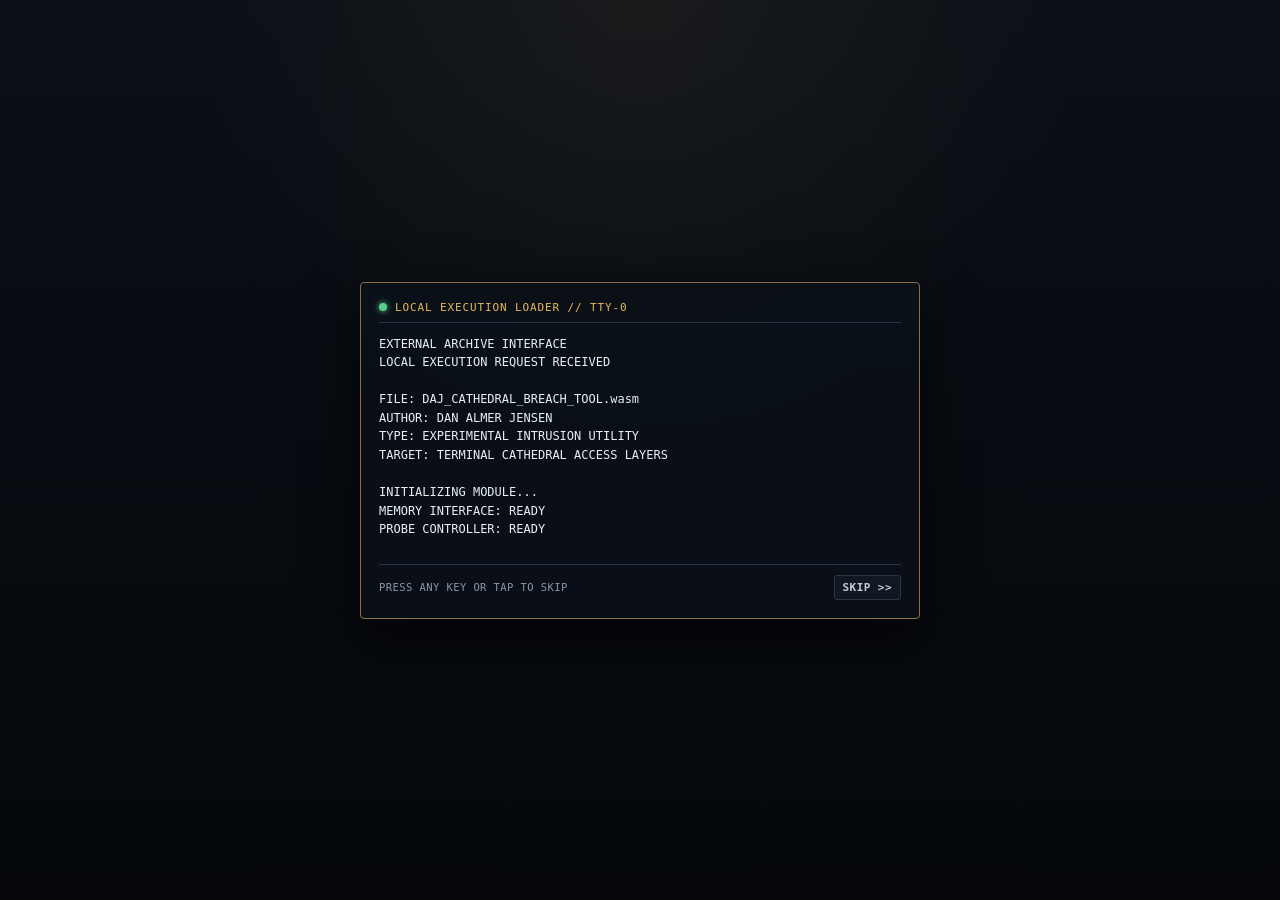
<file: archive-probe/index.html>
<!DOCTYPE html>
<html lang="en">
<head>
  <meta charset="UTF-8" />
  <meta name="viewport" content="width=device-width, initial-scale=1.0" />
  <title>DAJ_CATHEDRAL_BREACH_TOOL</title>
  <link rel="stylesheet" href="./styles.css" />
</head>
<body>
  <!-- SCREEN 1: BOOT / SPLASH SEQUENCE -->
  <section class="overlay-screen" id="screen-boot" aria-label="Module Initialization">
    <div class="boot-card">
      <div class="boot-header">
        <span class="boot-dot" aria-hidden="true"></span>
        <span>LOCAL EXECUTION LOADER // TTY-0</span>
      </div>
      <pre class="boot-output" id="boot-output" aria-live="polite"></pre>
      <div class="boot-error" id="boot-error" hidden role="alert">
        <p id="boot-error-msg">MODULE INITIALIZATION FAILED.</p>
        <button type="button" class="btn-primary" id="btn-boot-retry">RETRY INITIALIZATION</button>
      </div>
      <div class="boot-footer">
        <span class="boot-hint" id="boot-hint">PRESS ANY KEY OR TAP TO SKIP</span>
        <button type="button" class="btn-chip" id="btn-boot-skip">SKIP &gt;&gt;</button>
      </div>
    </div>
  </section>

  <!-- SCREEN 2: MAIN MENU -->
  <section class="overlay-screen" id="screen-menu" hidden aria-label="Main Menu">
    <div class="menu-card">
      <div class="menu-meta-top">
        <span>FILE: DAJ_CATHEDRAL_BREACH_TOOL.wasm</span>
        <span>AUTH: NOT VERIFIED</span>
      </div>
      <h1 class="menu-title">DAJ_CATHEDRAL_BREACH_TOOL</h1>
      <p class="menu-subtitle">EXPERIMENTAL UNAUTHORIZED ACCESS UTILITY</p>
      <div class="menu-meta-sub">
        AUTHOR: DAN ALMER JENSEN &nbsp;·&nbsp; TARGET: THE TERMINAL CATHEDRAL
      </div>
      <p class="menu-intro">
        Recover vulnerability signatures. Return to the Local Node to analyze them.
        Compile stronger modules to penetrate deeper security layers.
      </p>

      <!-- Post-Termination Notice -->
      <div class="terminated-banner" id="menu-terminated-banner" hidden>
        <div class="terminated-banner-title">SESSION TERMINATED BY REGISTRAR</div>
        <p class="terminated-banner-text">
          Unauthorized gateway connection closed. You may launch a new session or exit to the external archive.
        </p>
      </div>

      <!-- Saved Session Summary -->
      <div class="save-summary" id="menu-save-summary" hidden></div>

      <!-- Primary Menu Actions -->
      <nav class="menu-nav" id="menu-nav" aria-label="Tool Menu">
        <button type="button" class="menu-btn menu-btn-primary" id="btn-menu-start">
          START INTRUSION
        </button>
        <button type="button" class="menu-btn" id="btn-menu-new" hidden>
          NEW SESSION (RESET SAVE)
        </button>
        <button type="button" class="menu-btn" id="btn-menu-settings">SETTINGS</button>
        <button type="button" class="menu-btn" id="btn-menu-controls">CONTROLS</button>
        <button type="button" class="menu-btn" id="btn-menu-about">ABOUT / FILE INFO</button>
        <a class="menu-btn menu-btn-exit" id="btn-menu-exit" href="https://terminalcathedral.com/">
          EXIT TO ARCHIVE
        </a>
      </nav>

      <!-- Explicit New Session Confirmation inside Menu -->
      <div class="reset-confirm" id="menu-new-confirm" hidden>
        <p>Start a fresh session? Existing compiled modules, Exploit Library SIGS, and cleared routes will be erased.</p>
        <div class="action-row">
          <button type="button" class="btn-danger" id="btn-menu-new-confirm">CONFIRM NEW SESSION</button>
          <button type="button" class="btn-chip" id="btn-menu-new-cancel">CANCEL</button>
        </div>
      </div>

      <div class="menu-footer">
        UNREGISTERED EXTERNAL ARCHIVE ARTIFACT · LOCAL BROWSER EXECUTION ONLY
      </div>
    </div>
  </section>

  <!-- SCREEN 3: GAMEPLAY SHELL -->
  <div class="app-shell" id="app-shell" hidden>
    <!-- Top Terminal Header -->
    <header class="top-bar">
      <div class="brand">
        <div class="brand-row">
          <span class="brand-tag">DAJ_CATHEDRAL_BREACH_TOOL</span>
          <span class="alert-badge level-0" id="hud-alert-badge">STATUS: UNDETECTED</span>
        </div>
        <span class="brand-sub" id="hud-layer">LOCAL NODE · ACCESS DEPTH: 000 · 0x040B</span>
      </div>
      <div class="top-actions">
        <button type="button" class="btn-chip" id="btn-upgrades" title="Module Compiler (U)">COMPILER</button>
        <button type="button" class="btn-chip" id="btn-settings" title="Settings">SETTINGS</button>
        <button type="button" class="btn-chip" id="btn-menu-return" title="Return to Main Menu">MENU</button>
        <button type="button" class="btn-chip" id="btn-pause" title="Pause (P)">PAUSE</button>
      </div>
    </header>

    <!-- Compact Telemetry HUD -->
    <section class="hud-bar" aria-label="Probe Telemetry">
      <div class="energy-box">
        <div class="energy-head">
          <span>POWER CELL</span>
          <span id="hud-energy-text">70 / 70 E</span>
        </div>
        <div class="energy-track" id="energy-track">
          <div class="energy-fill" id="hud-energy-fill"></div>
          <div class="recall-marker" id="hud-recall-marker" title="15% Safe Disconnect Threshold"></div>
        </div>
      </div>

      <div class="stat-pill" id="hud-cargo-pill">
        <span class="stat-label">EXPLOIT BUFFER</span>
        <span class="stat-val amber" id="hud-carried">0 / 60 SIGS</span>
      </div>

      <div class="stat-pill">
        <span class="stat-label">EXPLOIT LIBRARY</span>
        <span class="stat-val cyan" id="hud-banked">0 SIGS</span>
      </div>

      <div class="stat-pill hide-xs">
        <span class="stat-label">MODULES</span>
        <span class="stat-val" id="hud-rig">B1 · P1 · R1 · E1</span>
      </div>
    </section>

    <!-- Main Viewport (Canvas + Non-Blocking Registrar Broadcast + Desktop Sidebar) -->
    <main class="main-stage">
      <div class="canvas-wrap" id="canvas-wrap">
        <canvas id="game-canvas" aria-label="Archive security layer grid"></canvas>
        <div class="scanlines" aria-hidden="true"></div>
        <div class="glitch-veil" id="glitch-veil" aria-hidden="true"></div>

        <!-- Non-blocking Registrar Escalation Announcement -->
        <aside class="registrar-banner" id="registrar-banner" hidden role="status" aria-live="assertive">
          <div class="registrar-head">
            <span id="registrar-header">REGISTRAR // NOTICE</span>
            <button type="button" class="registrar-dismiss" id="btn-registrar-dismiss" aria-label="Dismiss notice">×</button>
          </div>
          <pre class="registrar-body" id="registrar-body"></pre>
        </aside>

        <div class="status-toast" id="status-log" role="status" aria-live="polite">
          [LOCAL NODE] RECOVER VULNERABILITY SIGNATURES. RETURN TO LOCAL NODE TO ANALYZE SIGS &amp; COMPILE MODULES.
        </div>
      </div>

      <!-- Desktop Side Panel (Module Compiler + Legend + Quick Actions) -->
      <aside class="side-panel" id="side-panel" aria-label="Module Compiler">
        <div class="panel-section">
          <div class="panel-title">
            <span>MODULE COMPILER // LOCAL NODE</span>
            <span class="dock-pill" id="dock-status">CONNECTED</span>
          </div>
          <div class="upgrade-list" id="upgrade-list"></div>
        </div>

        <div class="panel-section">
          <div class="panel-title"><span>PROBE ACTIONS</span></div>
          <div class="action-row">
            <button type="button" class="btn-action" id="btn-scan-side">RECON PULSE [SPACE]</button>
            <button type="button" class="btn-action" id="btn-recall-side">SAFE DISCONNECT [R]</button>
          </div>
          <p class="hint-text" id="recall-hint">Safe Disconnect costs 15% power &amp; transfers 100% of buffer.</p>
        </div>

        <div class="panel-section legend-section">
          <div class="panel-title"><span>SIGNATURE LEGEND</span></div>
          <ul class="legend-list">
            <li><span class="swatch swatch-shard"></span> Perimeter Flaw (+10 SIGS)</li>
            <li><span class="swatch swatch-cipher"></span> Cipher Leak (+25 SIGS, L2)</li>
            <li><span class="swatch swatch-core"></span> Core Exploit (+60 SIGS, L3)</li>
            <li><span class="swatch swatch-relay"></span> Power Relay (+18/22 E)</li>
            <li><span class="swatch swatch-hazard"></span> Corrupt Fault (-12/16 E)</li>
            <li><span class="swatch swatch-gate"></span> Cathedral Gateway (Depth 045)</li>
          </ul>
        </div>
      </aside>
    </main>

    <!-- Touch / Mobile Controls -->
    <footer class="touch-controls" id="touch-controls" aria-label="Touch Controls">
      <div class="dpad">
        <button type="button" class="dpad-btn dpad-up" data-dir="0" aria-label="Move Up">▲</button>
        <button type="button" class="dpad-btn dpad-left" data-dir="3" aria-label="Move Left">◀</button>
        <button type="button" class="dpad-btn dpad-down" data-dir="2" aria-label="Move Down">▼</button>
        <button type="button" class="dpad-btn dpad-right" data-dir="1" aria-label="Move Right">▶</button>
      </div>
      <div class="touch-actions">
        <button type="button" class="touch-act-btn" id="btn-scan-touch">
          <span>RECON</span>
          <small id="touch-scan-sub">LV 2 REQ</small>
        </button>
        <button type="button" class="touch-act-btn" id="btn-recall-touch">
          <span>DISCONNECT</span>
          <small id="touch-recall-sub">10 E</small>
        </button>
      </div>
    </footer>
  </div>

  <!-- MODAL: Mobile Module Compiler Drawer -->
  <div class="modal-backdrop" id="modal-upgrades" hidden>
    <div class="modal-card" role="dialog" aria-modal="true" aria-labelledby="upgrades-modal-title">
      <div class="modal-head">
        <h2 id="upgrades-modal-title">MODULE COMPILER // LOCAL NODE</h2>
        <button type="button" class="btn-chip" data-close="modal-upgrades">CLOSE</button>
      </div>
      <p class="modal-note" id="modal-dock-note">Connect to Local Node (Row 0 or Safe Disconnect) to compile upgraded modules.</p>
      <div class="upgrade-list" id="upgrade-list-modal"></div>
    </div>
  </div>

  <!-- MODAL: Settings -->
  <div class="modal-backdrop" id="modal-settings" hidden>
    <div class="modal-card modal-narrow" role="dialog" aria-modal="true" aria-labelledby="settings-title">
      <div class="modal-head">
        <h2 id="settings-title">SETTINGS</h2>
        <button type="button" class="btn-chip" data-close="modal-settings">CLOSE</button>
      </div>
      <div class="settings-list">
        <label class="setting-row">
          <span>Synthesized Audio (SFX)</span>
          <input type="checkbox" id="opt-audio" />
        </label>
        <label class="setting-row">
          <span>Screen Shake &amp; Rumble</span>
          <input type="checkbox" id="opt-shake" />
        </label>
        <label class="setting-row">
          <span>Reduced Motion</span>
          <input type="checkbox" id="opt-reduced-motion" />
        </label>
        <label class="setting-row">
          <span>Skip Boot Sequence on Launch</span>
          <input type="checkbox" id="opt-skip-boot" />
        </label>
      </div>
      <div class="modal-actions-col">
        <button type="button" class="btn-chip" id="btn-replay-boot">REPLAY BOOT SEQUENCE</button>
        <button type="button" class="btn-chip" id="btn-settings-controls">VIEW CONTROLS</button>
        <button type="button" class="btn-danger" id="btn-settings-reset-req">RESET SAVE DATA</button>
      </div>
      <div class="reset-confirm" id="settings-reset-confirm" hidden>
        <p>Erase local progress, compiled modules, Exploit Library SIGS, milestones, and cleared routes? This cannot be undone.</p>
        <div class="action-row">
          <button type="button" class="btn-danger" id="btn-settings-reset-confirm">CONFIRM RESET</button>
          <button type="button" class="btn-chip" id="btn-settings-reset-cancel">CANCEL</button>
        </div>
      </div>
    </div>
  </div>

  <!-- MODAL: About / File Info -->
  <div class="modal-backdrop" id="modal-about" hidden>
    <div class="modal-card" role="dialog" aria-modal="true" aria-labelledby="about-title">
      <div class="modal-head">
        <h2 id="about-title">ABOUT // FILE INFO</h2>
        <button type="button" class="btn-chip" data-close="modal-about">CLOSE</button>
      </div>
      <div class="about-body">
        <dl class="meta-table">
          <dt>UTILITY</dt><dd>DAJ_CATHEDRAL_BREACH_TOOL</dd>
          <dt>FILE</dt><dd>DAJ_CATHEDRAL_BREACH_TOOL.wasm</dd>
          <dt>AUTHOR</dt><dd>Dan Almer Jensen</dd>
          <dt>CLASSIFICATION</dt><dd>Unauthorized intrusion utility</dd>
          <dt>TARGET</dt><dd>The Terminal Cathedral (Access Layers)</dd>
          <dt>DISTRIBUTION</dt><dd>Unregistered / external archive artifact</dd>
          <dt>AUTHORIZATION</dt><dd class="text-red">Not verified</dd>
        </dl>
        <p class="about-note">
          An experimental, homemade intrusion tool left behind inside the external archive terminal.
          Built to test whether the Cathedral's access restrictions could be bypassed. Execution is
          local and purely fictional — no network requests or real security operations occur.
        </p>
      </div>
    </div>
  </div>

  <!-- MODAL: Pause -->
  <div class="modal-backdrop" id="modal-pause" hidden>
    <div class="modal-card modal-narrow" role="dialog" aria-modal="true" aria-labelledby="pause-title">
      <div class="modal-head">
        <h2 id="pause-title">SESSION PAUSED</h2>
      </div>
      <div class="stats-grid" id="pause-stats"></div>
      <div class="modal-actions-col">
        <button type="button" class="btn-primary" id="btn-resume">RESUME SESSION</button>
        <button type="button" class="btn-chip" id="btn-pause-settings">SETTINGS</button>
        <button type="button" class="btn-chip" id="btn-pause-menu">RETURN TO MAIN MENU</button>
        <button type="button" class="btn-danger" id="btn-reset-request">RESET SAVE DATA</button>
      </div>
      <div class="reset-confirm" id="reset-confirm" hidden>
        <p>Erase local progress, compiled modules, Exploit Library SIGS, and cleared routes? This cannot be undone.</p>
        <div class="action-row">
          <button type="button" class="btn-danger" id="btn-reset-confirm">CONFIRM RESET</button>
          <button type="button" class="btn-chip" id="btn-reset-cancel">CANCEL</button>
        </div>
      </div>
    </div>
  </div>

  <!-- MODAL: Controls / Manual -->
  <div class="modal-backdrop" id="modal-help" hidden>
    <div class="modal-card" role="dialog" aria-modal="true" aria-labelledby="help-title">
      <div class="modal-head">
        <h2 id="help-title">CONTROLS // OPERATOR MANUAL</h2>
        <button type="button" class="btn-chip" data-close="modal-help">CLOSE</button>
      </div>
      <div class="help-body">
        <p><strong>Objective:</strong> Recover vulnerability signatures (SIGS). Return to the Local Node (Row 0) to analyze them into your Exploit Library. Compile stronger modules to penetrate deeper security layers and reach the Cathedral Gateway at Access Depth 045.</p>
        <ul>
          <li><strong>Desktop Movement / Breach:</strong> Arrow Keys or WASD. Move directly into adjacent security blocks to breach them.</li>
          <li><strong>Smartphone / Touch:</strong> Hold directional D-Pad buttons to move and breach; tap <strong>RECON</strong>, <strong>DISCONNECT</strong>, or <strong>COMPILER</strong>.</li>
          <li><strong>Power Cell &amp; Exploit Buffer:</strong> Moving costs 1 E; breaching costs 2 E. Collected SIGS fill your Exploit Buffer until analyzed at the Local Node (which also recharges your Power Cell to 100%). A full buffer leaves signature nodes intact until you deposit.</li>
          <li><strong>Safe Disconnect [R]:</strong> Costs 15% of Power Cell capacity (marked on the bar) to return to Local Node with 100% of buffered SIGS analyzed.</li>
          <li><strong>Failsafe Eject:</strong> Depleting your Power Cell automatically ejects the probe to Local Node, salvaging 65% of buffered SIGS while preserving your Exploit Library, compiled modules, and cleared routes.</li>
          <li><strong>Recon Pulse [SPACE]:</strong> Unlocked at Recon Module Lv 2 (costs 5 E, requires &gt;5 E underground). Detects nearby vulnerability signatures, relays, and (at Lv 3+) corrupt faults.</li>
          <li><strong>Shortcuts:</strong> Pause [P / ESC] · Audio [M] · Module Compiler [U]</li>
        </ul>
      </div>
    </div>
  </div>

  <!-- MODAL: Final Gateway — THE IMPOSSIBLE LOGIN & FORCED TERMINATION -->
  <div class="modal-backdrop" id="modal-ending" hidden>
    <div class="modal-card ending-card" role="dialog" aria-modal="true" aria-labelledby="ending-title">
      <div class="modal-head">
        <h2 id="ending-title">CATHEDRAL GATEWAY // REGISTRAR RESPONSE</h2>
        <button type="button" class="btn-chip" id="btn-ending-skip">SKIP</button>
      </div>
      <div class="terminal-transcript" id="ending-transcript" aria-live="polite"></div>
      <div class="ending-actions" id="ending-actions" hidden>
        <button type="button" class="btn-primary" id="btn-ending-eject">RETURN TO MAIN MENU</button>
      </div>
    </div>
  </div>

  <script type="module" src="./src/main.js"></script>
</body>
</html>
</file>
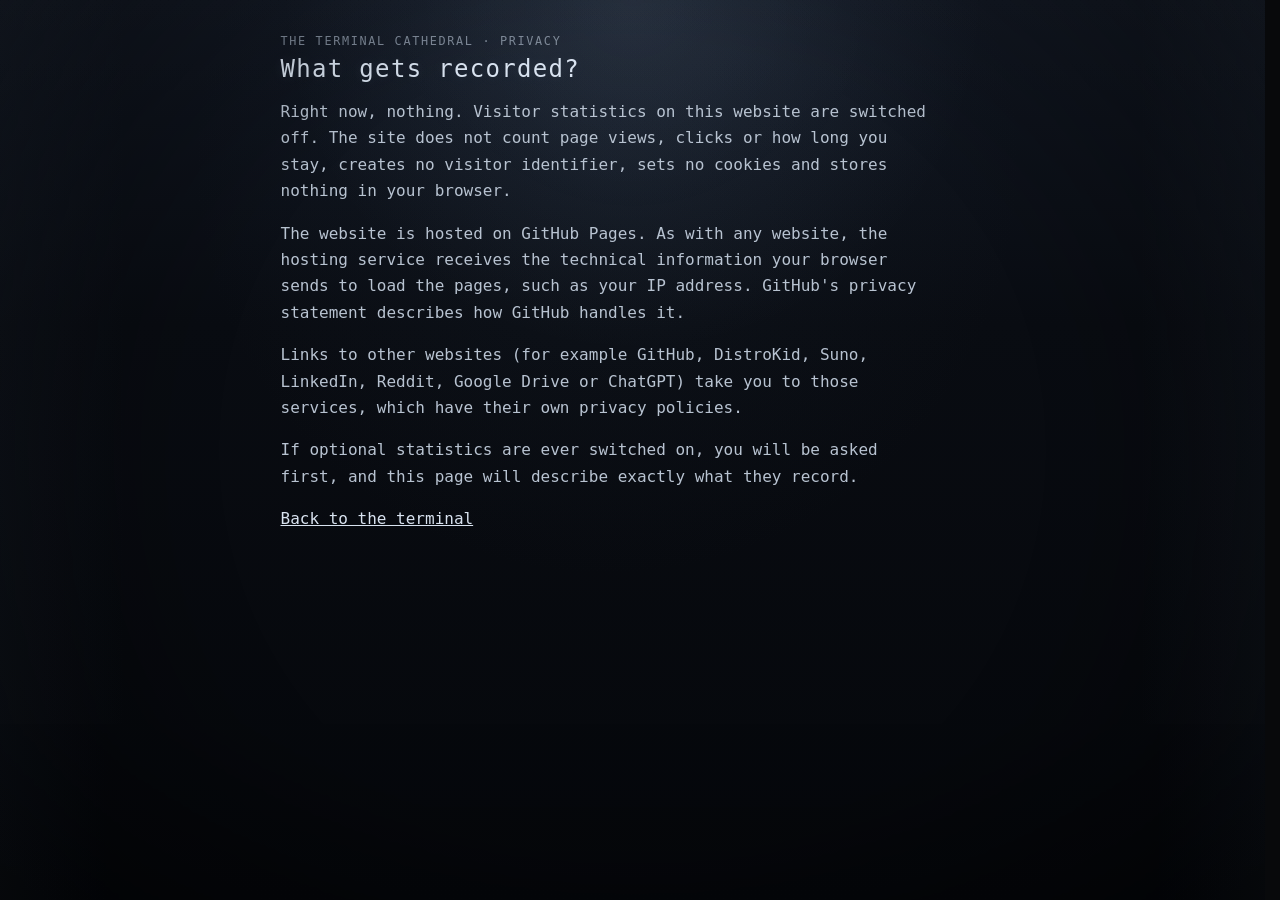
<file: privacy/index.html>
<!DOCTYPE html>
<html lang="en">
  <head>
    <meta charset="UTF-8" />
    <meta name="viewport" content="width=device-width, initial-scale=1.0" />
    <meta name="robots" content="noindex" />
    <title>Privacy · The Terminal Cathedral</title>
    <meta name="description" content="The Terminal Cathedral does not collect visitor statistics." />
    <link rel="stylesheet" href="../styles.css" />
    <link rel="stylesheet" href="../hub/hub.css" />
    <style>
      .privacy-page { max-width: 46rem; margin: 0 auto; padding: 2rem 1rem 3rem; line-height: 1.65; color: var(--terminal-text); }
      .privacy-page h1 { margin: 0.2rem 0 1rem; font-size: 1.5rem; color: var(--terminal-text-strong); }
      .privacy-page p { max-width: 68ch; }
      .privacy-page a { color: var(--terminal-text-strong); }
      .privacy-page a:focus-visible { outline: 2px solid var(--terminal-focus); outline-offset: 3px; }
      .eyebrow { color: var(--terminal-text-soft); font-size: 0.74rem; letter-spacing: 0.14em; text-transform: uppercase; margin: 0; }
    </style>
  </head>
  <!-- Stage 3E release notice (statistics switched off). The full notice for the future aggregate statistics (Stage 3D)
       is kept outside the website repository and has to replace this page before statistics are ever switched on.
       This page loads no script. -->
  <body class="is-terminal-active hub">
    <main class="privacy-page">
      <p class="eyebrow">The Terminal Cathedral · Privacy</p>
      <h1>What gets recorded?</h1>

      <p>Right now, nothing. Visitor statistics on this website are switched off. The site does not count page views,
        clicks or how long you stay, creates no visitor identifier, sets no cookies and stores nothing in your browser.</p>

      <p>The website is hosted on GitHub Pages. As with any website, the hosting service receives the technical
        information your browser sends to load the pages, such as your IP address. GitHub's privacy statement describes
        how GitHub handles it.</p>

      <p>Links to other websites (for example GitHub, DistroKid, Suno, LinkedIn, Reddit, Google Drive or ChatGPT) take you
        to those services, which have their own privacy policies.</p>

      <p>If optional statistics are ever switched on, you will be asked first, and this page will describe exactly what
        they record.</p>

      <p><a href="../">Back to the terminal</a></p>
    </main>
  </body>
</html>
</file>
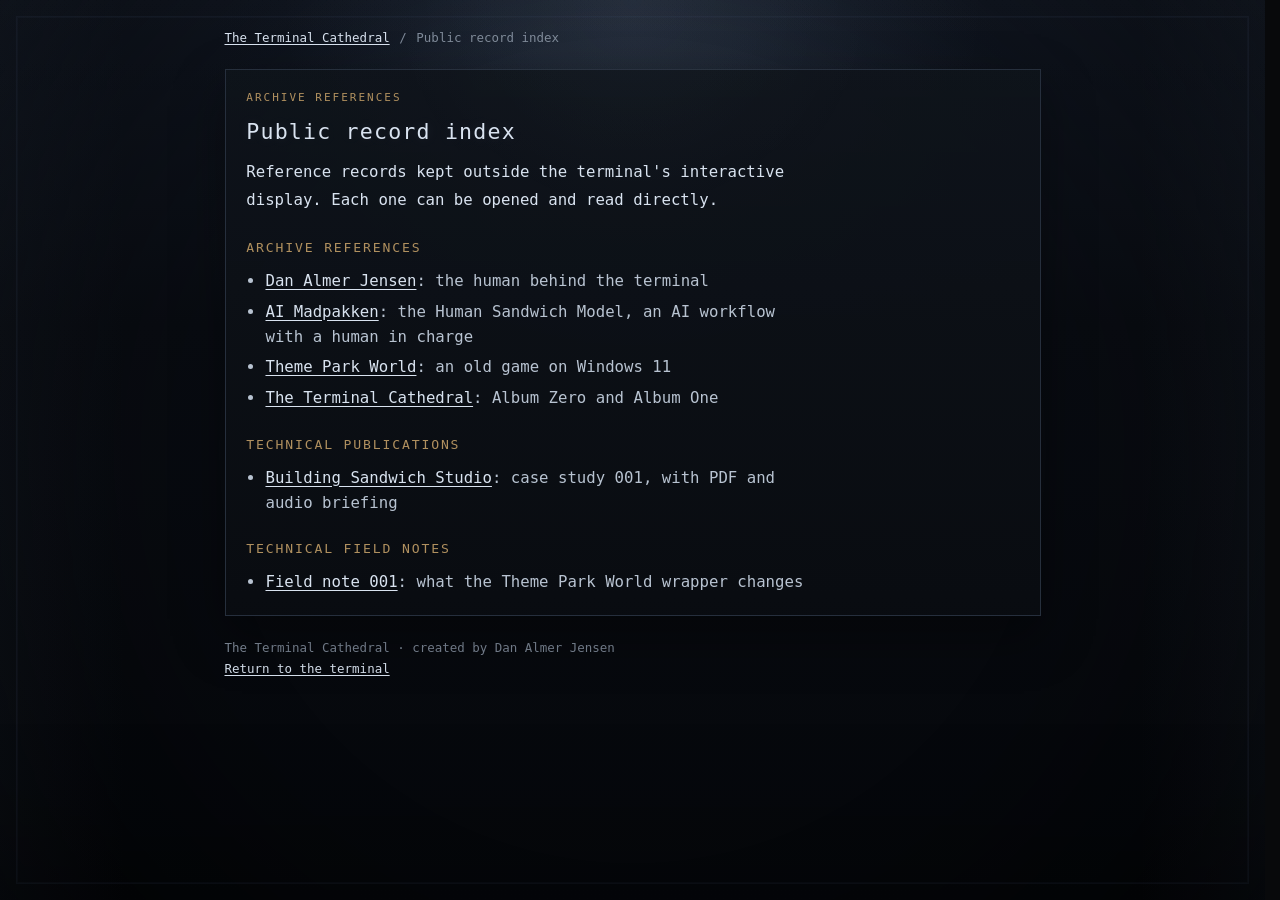
<file: records/index.html>
<!DOCTYPE html>
<html lang="en">
  <head>
    <meta charset="UTF-8" />
    <meta name="viewport" content="width=device-width, initial-scale=1.0, viewport-fit=cover" />
    <meta name="theme-color" content="#07090d" />
    <title>Public Record Index | The Terminal Cathedral</title>
    <meta name="description" content="Index of The Terminal Cathedral's public records: Dan Almer Jensen, AI Madpakken, Theme Park World on Windows 11, Album Zero and Album One, and technical field notes." />
    <link rel="canonical" href="https://terminalcathedral.com/records/" />
    <meta property="og:type" content="website" />
    <meta property="og:site_name" content="The Terminal Cathedral" />
    <meta property="og:title" content="Public Record Index | The Terminal Cathedral" />
    <meta property="og:description" content="Index of The Terminal Cathedral's public records: Dan Almer Jensen, AI Madpakken, Theme Park World on Windows 11, Album Zero and Album One, and technical field notes." />
    <meta property="og:url" content="https://terminalcathedral.com/records/" />
    <meta property="og:locale" content="en_US" />
    <meta name="twitter:card" content="summary" />
    <meta name="twitter:title" content="Public Record Index | The Terminal Cathedral" />
    <meta name="twitter:description" content="Index of The Terminal Cathedral's public records: Dan Almer Jensen, AI Madpakken, Theme Park World on Windows 11, Album Zero and Album One, and technical field notes." />
    <script type="application/ld+json">
{
  "@context": "https://schema.org",
  "@graph": [
    {
      "@type": "CollectionPage",
      "@id": "https://terminalcathedral.com/records/#page",
      "url": "https://terminalcathedral.com/records/",
      "isPartOf": {
        "@id": "https://terminalcathedral.com/#website"
      },
      "inLanguage": "en",
      "name": "Public record index"
    },
    {
      "@type": "WebSite",
      "@id": "https://terminalcathedral.com/#website",
      "name": "The Terminal Cathedral",
      "url": "https://terminalcathedral.com/"
    },
    {
      "@type": "BreadcrumbList",
      "itemListElement": [
        {
          "@type": "ListItem",
          "position": 1,
          "name": "The Terminal Cathedral",
          "item": "https://terminalcathedral.com/"
        },
        {
          "@type": "ListItem",
          "position": 2,
          "name": "Public record index",
          "item": "https://terminalcathedral.com/records/"
        }
      ]
    }
  ]
}
    </script>
    <link rel="stylesheet" href="../styles.css" />
    <link rel="stylesheet" href="../hub/hub.css" />
  </head>
  <!-- Stage 3H: a static public archive record. No script runs on this page. -->
  <body class="is-terminal-active hub ref-page">
    <a class="skip-link" href="#reference">Skip to the record</a>
    <main class="site-shell">
      <div class="view-shell hub-shell">
        <nav class="ref-nav" aria-label="Breadcrumb">
          <ol>
            <li><a href="../">The Terminal Cathedral</a></li>
            <li aria-current="page">Public record index</li>
          </ol>
        </nav>
        <article class="record" id="reference" tabindex="-1">
          <p class="eyebrow">Archive references</p>
          <h1>Public record index</h1>
          <div class="record-copy">
            <p class="record-lede">Reference records kept outside the terminal's interactive display. Each one can be opened and read directly.</p>
            <h2>Archive references</h2>
            <ul>
              <li><a href="dan-almer-jensen/">Dan Almer Jensen</a>: the human behind the terminal</li>
              <li><a href="ai-madpakken/">AI Madpakken</a>: the Human Sandwich Model, an AI workflow with a human in charge</li>
              <li><a href="theme-park-world/">Theme Park World</a>: an old game on Windows 11</li>
              <li><a href="the-terminal-cathedral/">The Terminal Cathedral</a>: Album Zero and Album One</li>
            </ul>
            <h2>Technical publications</h2>
            <ul>
              <li><a href="building-sandwich-studio/">Building Sandwich Studio</a>: case study 001, with PDF and audio briefing</li>
            </ul>
            <!-- To add a technical field note: add its page in records/field-note-<subject>/, one line here, and one line each in sitemap.xml and llms.txt. Only genuine, verified work. -->
            <h2>Technical field notes</h2>
            <ul>
              <li><a href="field-note-theme-park-world/">Field note 001</a>: what the Theme Park World wrapper changes</li>
            </ul>
          </div>
        </article>
        <footer class="hub-footer ref-foot">
          <p>The Terminal Cathedral · created by Dan Almer Jensen</p>
          <p><a href="../">Return to the terminal</a></p>
        </footer>
      </div>
    </main>
  </body>
</html>
</file>
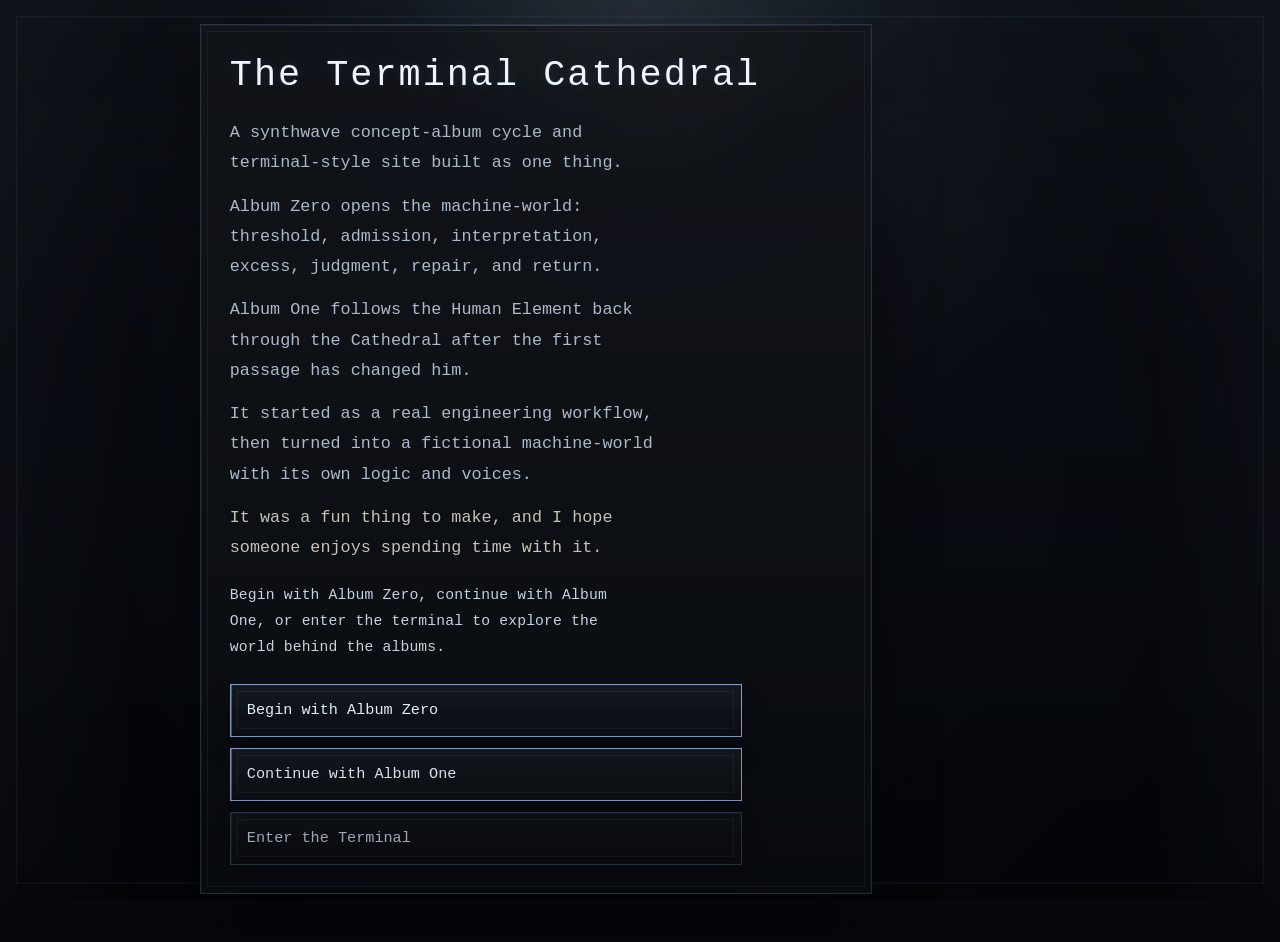
<file: terminal-cathedral/index.html>
<!DOCTYPE html>
<html lang="en">
  <head>
    <meta charset="UTF-8" />
    <meta
      name="viewport"
      content="width=device-width, initial-scale=1.0, viewport-fit=cover"
    />
    <meta name="theme-color" content="#0d0f10" />
    <title>The Terminal Cathedral</title>
    <meta
      name="description"
      content="A public entry point into the world of The Terminal Cathedral."
    />
    <link rel="stylesheet" href="../styles.css" />
  </head>
  <body>
    <main class="site-shell">
      <section
        class="view-shell welcome-shell"
        id="welcomeScreen"
        aria-labelledby="welcomeTitle"
      >
        <div class="welcome-panel">
          <h1 id="welcomeTitle">The Terminal Cathedral</h1>
          <div class="welcome-copy">
            <p class="welcome-copy-main">
              A synthwave concept-album cycle and terminal-style site built as one
              thing.
            </p>
            <p class="welcome-copy-main">
              Album Zero opens the machine-world: threshold, admission, interpretation, excess, judgment, repair, and return.
            </p>
            <p class="welcome-copy-main">
              Album One follows the Human Element back through the Cathedral after the first passage has changed him.
            </p>
            <p class="welcome-copy-main">
              It started as a real engineering workflow, then turned into a
              fictional machine-world with its own logic and voices.
            </p>
            <p class="welcome-copy-human">
              It was a fun thing to make, and I hope someone enjoys spending
              time with it.
            </p>
          </div>
          <p class="welcome-leadin welcome-route">
            Begin with Album Zero, continue with Album One, or enter the terminal to explore the world
            behind the albums.
          </p>
          <div class="welcome-actions" aria-label="Entry options">
            <a
              class="welcome-action welcome-action-primary"
              id="albumEntryButton"
              href="#"
              target="_blank"
              rel="noopener noreferrer"
            >
              Begin with Album Zero
            </a>
            <a
              class="welcome-action welcome-action-primary"
              id="albumOneEntryButton"
              href="https://distrokid.com/hyperfollow/theterminalcathedral/album-one"
              target="_blank"
              rel="noopener noreferrer"
            >
              Continue with Album One
            </a>
            <button
              class="welcome-action welcome-action-secondary"
              id="enterTerminalButton"
              type="button"
            >
              Enter the Terminal
            </button>
          </div>
        </div>
      </section>

      <section
        class="view-shell terminal-shell"
        id="terminalShell"
        aria-labelledby="dialogue-heading"
        hidden
      >
        <div class="dialogue-panel" id="dialoguePanel" tabindex="-1">
          <div class="panel-heading">
            <p class="eyebrow">Active Exchange</p>
            <h2 id="dialogue-heading">Registrar Console</h2>
          </div>

          <div class="message-block">
            <p class="speaker-label" id="speakerLabel">Registrar</p>
            <p class="dialogue-text" id="dialogueText"></p>
          </div>

          <div class="option-block">
            <p class="option-heading">Available Responses</p>
            <div id="optionsContainer" class="options-container"></div>
          </div>
        </div>
      </section>
    </main>

    <noscript>This page requires JavaScript to render the branching dialogue.</noscript>

    <script src="../dialogue-data.js"></script>
    <script src="../analytics.js"></script>
    <script src="../main.js"></script>
  </body>
</html>
</file>
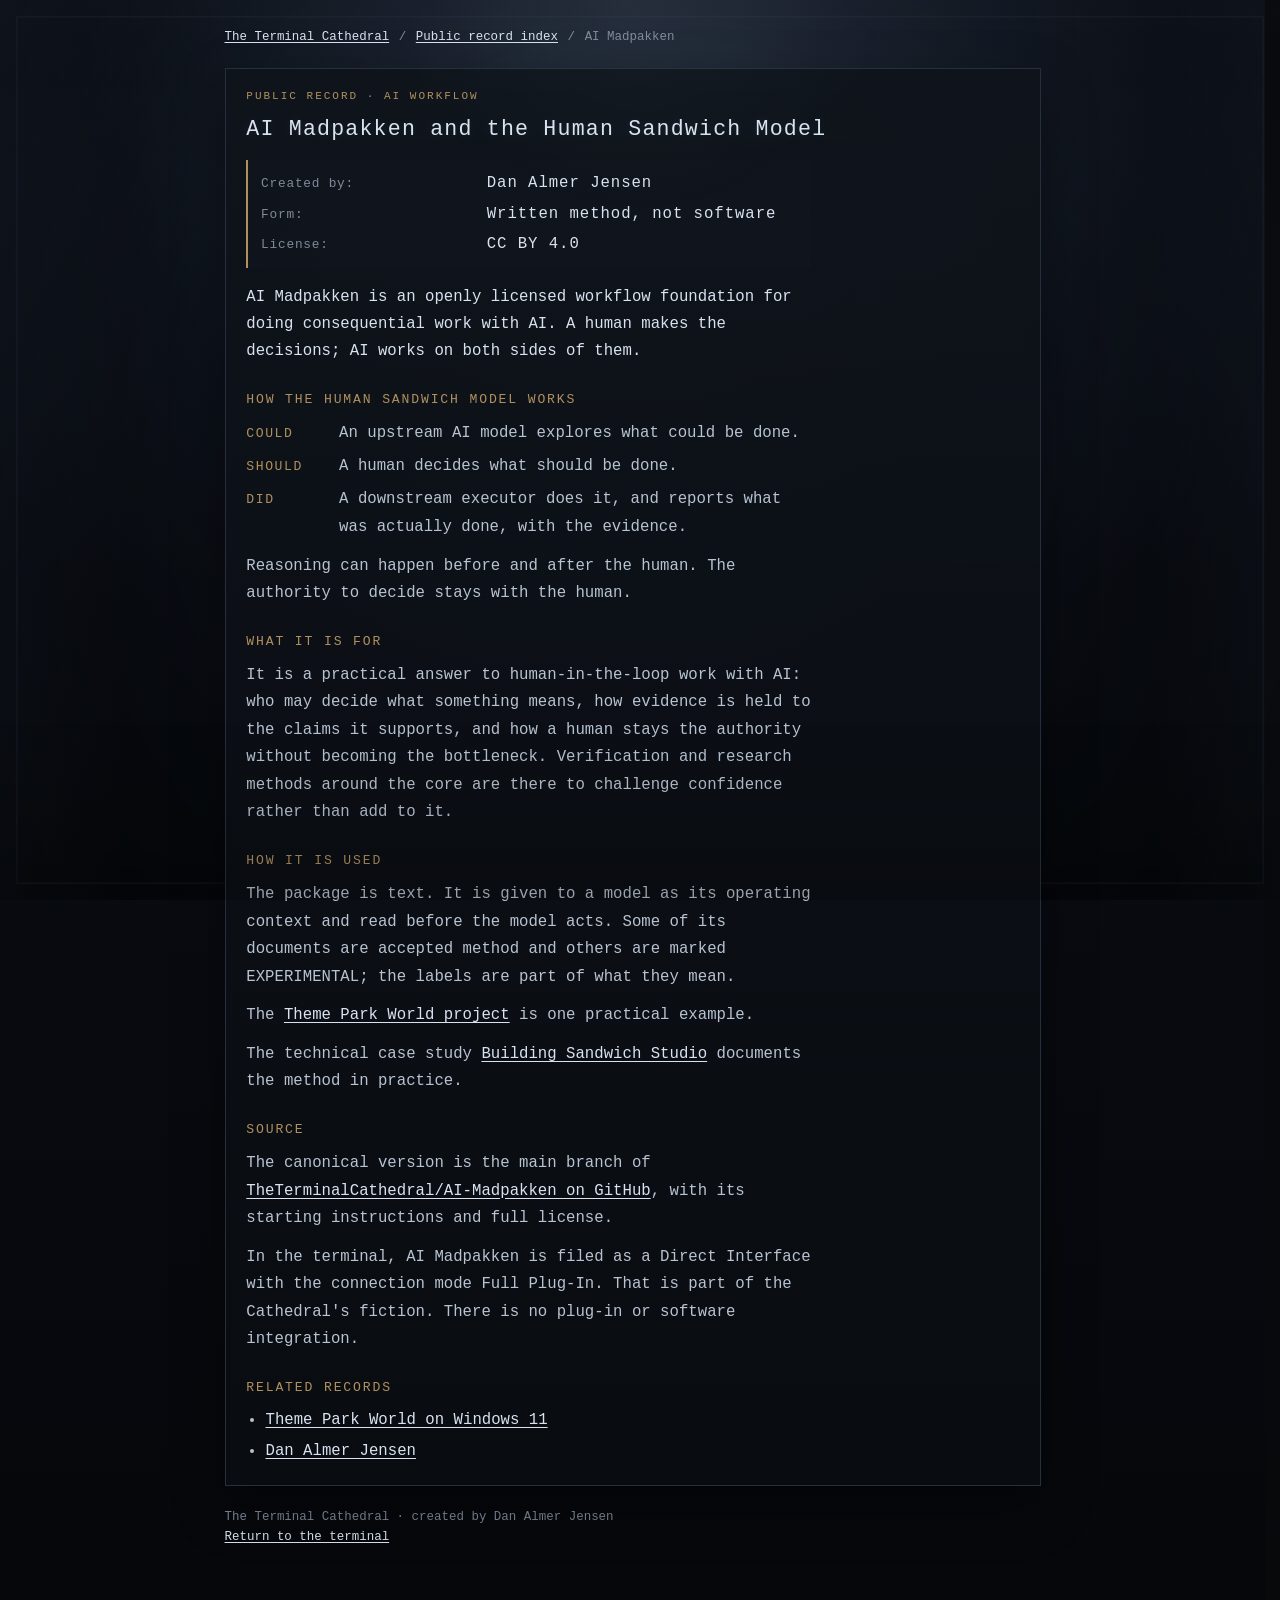
<file: records/ai-madpakken/index.html>
<!DOCTYPE html>
<html lang="en">
  <head>
    <meta charset="UTF-8" />
    <meta name="viewport" content="width=device-width, initial-scale=1.0, viewport-fit=cover" />
    <meta name="theme-color" content="#07090d" />
    <title>AI Madpakken &amp; the Human Sandwich Model | Dan Almer Jensen</title>
    <meta name="description" content="AI Madpakken is an openly licensed workflow foundation for consequential work with AI. Its core is the Human Sandwich Model: AI explores, a human decides, an executor reports." />
    <link rel="canonical" href="https://terminalcathedral.com/records/ai-madpakken/" />
    <meta property="og:type" content="article" />
    <meta property="og:site_name" content="The Terminal Cathedral" />
    <meta property="og:title" content="AI Madpakken &amp; the Human Sandwich Model | Dan Almer Jensen" />
    <meta property="og:description" content="AI Madpakken is an openly licensed workflow foundation for consequential work with AI. Its core is the Human Sandwich Model: AI explores, a human decides, an executor reports." />
    <meta property="og:url" content="https://terminalcathedral.com/records/ai-madpakken/" />
    <meta property="og:locale" content="en_US" />
    <meta name="twitter:card" content="summary" />
    <meta name="twitter:title" content="AI Madpakken &amp; the Human Sandwich Model | Dan Almer Jensen" />
    <meta name="twitter:description" content="AI Madpakken is an openly licensed workflow foundation for consequential work with AI. Its core is the Human Sandwich Model: AI explores, a human decides, an executor reports." />
    <script type="application/ld+json">
{
  "@context": "https://schema.org",
  "@graph": [
    {
      "@type": "WebPage",
      "@id": "https://terminalcathedral.com/records/ai-madpakken/#page",
      "url": "https://terminalcathedral.com/records/ai-madpakken/",
      "isPartOf": {
        "@id": "https://terminalcathedral.com/#website"
      },
      "inLanguage": "en",
      "mainEntity": {
        "@id": "https://terminalcathedral.com/records/ai-madpakken/#work"
      },
      "name": "AI Madpakken and the Human Sandwich Model"
    },
    {
      "@type": "CreativeWork",
      "@id": "https://terminalcathedral.com/records/ai-madpakken/#work",
      "name": "AI Madpakken",
      "alternateName": "AI-Madpakken",
      "description": "An openly licensed workflow foundation for doing consequential work with AI, built around the Human Sandwich Model: COULD, SHOULD, DID.",
      "creator": {
        "@id": "https://terminalcathedral.com/records/dan-almer-jensen/#person"
      },
      "license": "https://creativecommons.org/licenses/by/4.0/",
      "sameAs": "https://github.com/TheTerminalCathedral/AI-Madpakken",
      "url": "https://terminalcathedral.com/records/ai-madpakken/"
    },
    {
      "@type": "Person",
      "@id": "https://terminalcathedral.com/records/dan-almer-jensen/#person",
      "name": "Dan Almer Jensen",
      "url": "https://terminalcathedral.com/"
    },
    {
      "@type": "WebSite",
      "@id": "https://terminalcathedral.com/#website",
      "name": "The Terminal Cathedral",
      "url": "https://terminalcathedral.com/"
    },
    {
      "@type": "BreadcrumbList",
      "itemListElement": [
        {
          "@type": "ListItem",
          "position": 1,
          "name": "The Terminal Cathedral",
          "item": "https://terminalcathedral.com/"
        },
        {
          "@type": "ListItem",
          "position": 2,
          "name": "Public record index",
          "item": "https://terminalcathedral.com/records/"
        },
        {
          "@type": "ListItem",
          "position": 3,
          "name": "AI Madpakken",
          "item": "https://terminalcathedral.com/records/ai-madpakken/"
        }
      ]
    }
  ]
}
    </script>
    <link rel="stylesheet" href="../../styles.css" />
    <link rel="stylesheet" href="../../hub/hub.css" />
  </head>
  <!-- Stage 3H: a static public archive record. No script runs on this page. -->
  <body class="is-terminal-active hub ref-page">
    <a class="skip-link" href="#reference">Skip to the record</a>
    <main class="site-shell">
      <div class="view-shell hub-shell">
        <nav class="ref-nav" aria-label="Breadcrumb">
          <ol>
            <li><a href="../../">The Terminal Cathedral</a></li>
            <li><a href="../../records/">Public record index</a></li>
            <li aria-current="page">AI Madpakken</li>
          </ol>
        </nav>
        <article class="record" id="reference" tabindex="-1">
          <p class="eyebrow">Public record · AI workflow</p>
          <h1>AI Madpakken and the Human Sandwich Model</h1>
          <div class="record-copy">
            <dl class="session-status">
              <div class="session-row"><dt>Created by:</dt><dd>Dan Almer Jensen</dd></div>
              <div class="session-row"><dt>Form:</dt><dd>Written method, not software</dd></div>
              <div class="session-row"><dt>License:</dt><dd>CC BY 4.0</dd></div>
            </dl>
            <p class="record-lede">AI Madpakken is an openly licensed workflow foundation for doing consequential work with AI. A human makes the decisions; AI works on both sides of them.</p>
            <h2>How the Human Sandwich Model works</h2>
            <dl class="hsm-list">
              <div class="hsm-row"><dt>COULD</dt><dd>An upstream AI model explores what could be done.</dd></div>
              <div class="hsm-row"><dt>SHOULD</dt><dd>A human decides what should be done.</dd></div>
              <div class="hsm-row"><dt>DID</dt><dd>A downstream executor does it, and reports what was actually done, with the evidence.</dd></div>
            </dl>
            <p>Reasoning can happen before and after the human. The authority to decide stays with the human.</p>
            <h2>What it is for</h2>
            <p>It is a practical answer to human-in-the-loop work with AI: who may decide what something means, how evidence is held to the claims it supports, and how a human stays the authority without becoming the bottleneck. Verification and research methods around the core are there to challenge confidence rather than add to it.</p>
            <h2>How it is used</h2>
            <p>The package is text. It is given to a model as its operating context and read before the model acts. Some of its documents are accepted method and others are marked EXPERIMENTAL; the labels are part of what they mean.</p>
            <p>The <a href="../theme-park-world/">Theme Park World project</a> is one practical example.</p>
            <p>The technical case study <a href="../building-sandwich-studio/">Building Sandwich Studio</a> documents the method in practice.</p>
            <h2>Source</h2>
            <p>The canonical version is the main branch of <a href="https://github.com/TheTerminalCathedral/AI-Madpakken" rel="noopener">TheTerminalCathedral/AI-Madpakken on GitHub</a>, with its starting instructions and full license.</p>
            <p>In the terminal, AI Madpakken is filed as a Direct Interface with the connection mode Full Plug-In. That is part of the Cathedral's fiction. There is no plug-in or software integration.</p>
            <h2>Related records</h2>
            <ul>
              <li><a href="../../records/theme-park-world/">Theme Park World on Windows 11</a></li>
              <li><a href="../../records/dan-almer-jensen/">Dan Almer Jensen</a></li>
            </ul>
          </div>
        </article>
        <footer class="hub-footer ref-foot">
          <p>The Terminal Cathedral · created by Dan Almer Jensen</p>
          <p><a href="../../">Return to the terminal</a></p>
        </footer>
      </div>
    </main>
  </body>
</html>
</file>
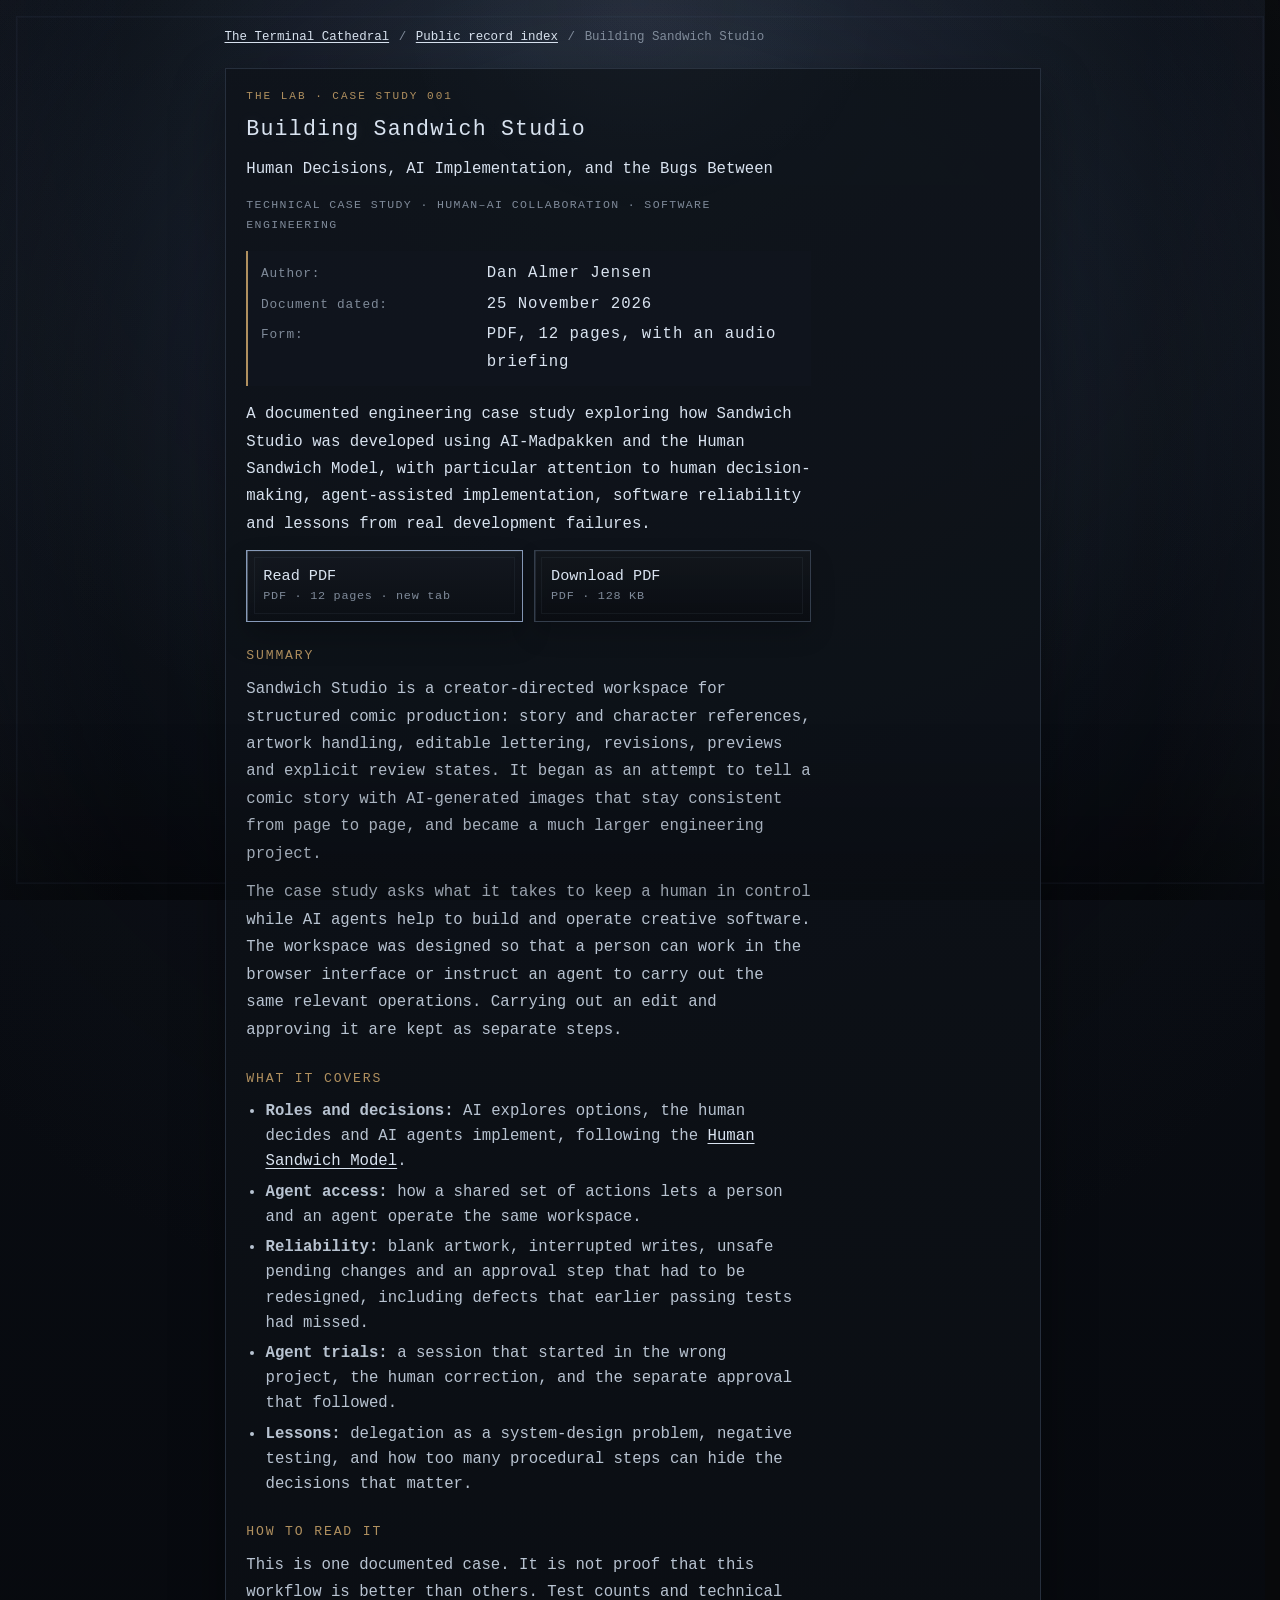
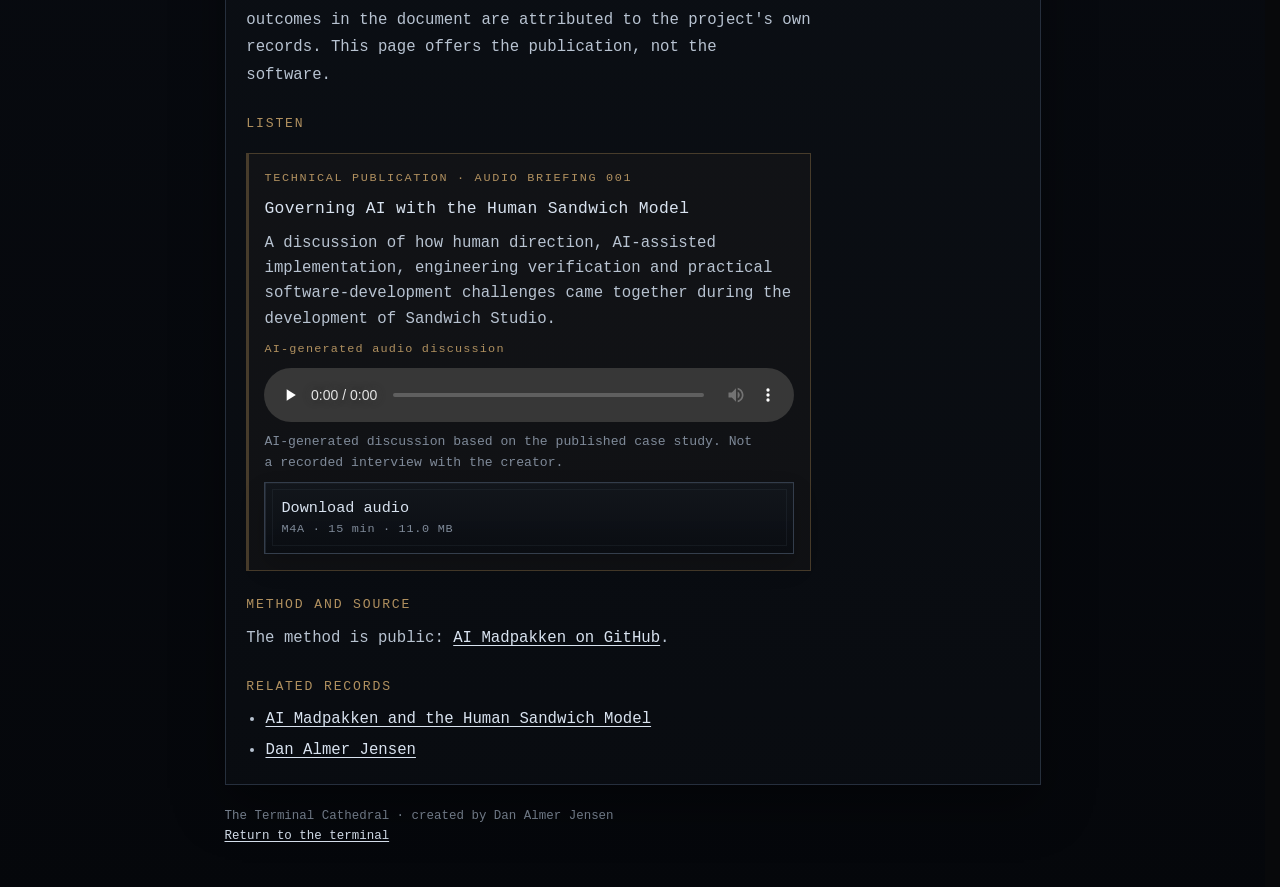
<file: records/building-sandwich-studio/index.html>
<!DOCTYPE html>
<html lang="en">
  <head>
    <meta charset="UTF-8" />
    <meta name="viewport" content="width=device-width, initial-scale=1.0, viewport-fit=cover" />
    <meta name="theme-color" content="#07090d" />
    <title>Building Sandwich Studio: AI Development Case Study | Dan Almer Jensen</title>
    <meta name="description" content="A technical case study by Dan Almer Jensen on building Sandwich Studio with human-directed AI agents: decisions, defects and lessons. PDF and audio." />
    <link rel="canonical" href="https://terminalcathedral.com/records/building-sandwich-studio/" />
    <meta name="author" content="Dan Almer Jensen" />
    <meta property="og:type" content="article" />
    <meta property="og:site_name" content="The Terminal Cathedral" />
    <meta property="og:title" content="Building Sandwich Studio: AI Development Case Study | Dan Almer Jensen" />
    <meta property="og:description" content="A technical case study by Dan Almer Jensen on building Sandwich Studio with human-directed AI agents: decisions, defects and lessons. PDF and audio." />
    <meta property="og:url" content="https://terminalcathedral.com/records/building-sandwich-studio/" />
    <meta property="og:locale" content="en_US" />
    <meta name="twitter:card" content="summary" />
    <meta name="twitter:title" content="Building Sandwich Studio: AI Development Case Study | Dan Almer Jensen" />
    <meta name="twitter:description" content="A technical case study by Dan Almer Jensen on building Sandwich Studio with human-directed AI agents: decisions, defects and lessons. PDF and audio." />
    <script type="application/ld+json">
{
  "@context": "https://schema.org",
  "@graph": [
    {
      "@type": "TechArticle",
      "@id": "https://terminalcathedral.com/records/building-sandwich-studio/#article",
      "headline": "Building Sandwich Studio",
      "description": "A documented engineering case study of how Sandwich Studio was developed using AI-Madpakken and the Human Sandwich Model.",
      "author": {
        "@id": "https://terminalcathedral.com/records/dan-almer-jensen/#person"
      },
      "url": "https://terminalcathedral.com/records/building-sandwich-studio/",
      "mainEntityOfPage": "https://terminalcathedral.com/records/building-sandwich-studio/",
      "isPartOf": {
        "@id": "https://terminalcathedral.com/#website"
      },
      "inLanguage": "en",
      "about": {
        "@id": "https://terminalcathedral.com/records/ai-madpakken/#work"
      },
      "encoding": {
        "@type": "MediaObject",
        "name": "Building Sandwich Studio (PDF)",
        "contentUrl": "https://terminalcathedral.com/assets/documents/building-sandwich-studio-case-study.pdf",
        "encodingFormat": "application/pdf"
      },
      "audio": {
        "@type": "AudioObject",
        "name": "Governing AI with the Human Sandwich Model",
        "description": "AI-generated discussion based on the published case study. Not a recorded interview with the creator.",
        "contentUrl": "https://terminalcathedral.com/assets/audio/governing-ai-with-the-human-sandwich-model.m4a",
        "encodingFormat": "audio/mp4",
        "duration": "PT15M2S"
      }
    },
    {
      "@type": "CreativeWork",
      "@id": "https://terminalcathedral.com/records/ai-madpakken/#work",
      "name": "AI Madpakken",
      "creator": {
        "@id": "https://terminalcathedral.com/records/dan-almer-jensen/#person"
      },
      "url": "https://terminalcathedral.com/records/ai-madpakken/"
    },
    {
      "@type": "Person",
      "@id": "https://terminalcathedral.com/records/dan-almer-jensen/#person",
      "name": "Dan Almer Jensen",
      "url": "https://terminalcathedral.com/"
    },
    {
      "@type": "WebSite",
      "@id": "https://terminalcathedral.com/#website",
      "name": "The Terminal Cathedral",
      "url": "https://terminalcathedral.com/"
    },
    {
      "@type": "BreadcrumbList",
      "itemListElement": [
        {
          "@type": "ListItem",
          "position": 1,
          "name": "The Terminal Cathedral",
          "item": "https://terminalcathedral.com/"
        },
        {
          "@type": "ListItem",
          "position": 2,
          "name": "Public record index",
          "item": "https://terminalcathedral.com/records/"
        },
        {
          "@type": "ListItem",
          "position": 3,
          "name": "Building Sandwich Studio",
          "item": "https://terminalcathedral.com/records/building-sandwich-studio/"
        }
      ]
    }
  ]
}
    </script>
    <link rel="stylesheet" href="../../styles.css" />
    <link rel="stylesheet" href="../../hub/hub.css" />
  </head>
  <!-- Stage 3J: a static public archive record. No script runs on this page. -->
  <body class="is-terminal-active hub ref-page">
    <a class="skip-link" href="#reference">Skip to the record</a>
    <main class="site-shell">
      <div class="view-shell hub-shell">
        <nav class="ref-nav" aria-label="Breadcrumb">
          <ol>
            <li><a href="../../">The Terminal Cathedral</a></li>
            <li><a href="../../records/">Public record index</a></li>
            <li aria-current="page">Building Sandwich Studio</li>
          </ol>
        </nav>
        <article class="record" id="reference" tabindex="-1">
          <p class="eyebrow">The Lab · Case Study 001</p>
          <h1>Building Sandwich Studio</h1>
          <div class="record-copy">
            <p class="pub-subtitle">Human Decisions, AI Implementation, and the Bugs Between</p>
            <p class="project-kind">Technical Case Study · Human–AI Collaboration · Software Engineering</p>
            <dl class="session-status">
              <div class="session-row"><dt>Author:</dt><dd>Dan Almer Jensen</dd></div>
              <div class="session-row"><dt>Document dated:</dt><dd>25 November 2026</dd></div>
              <div class="session-row"><dt>Form:</dt><dd>PDF, 12 pages, with an audio briefing</dd></div>
            </dl>
            <p class="record-lede">A documented engineering case study exploring how Sandwich Studio was developed using AI-Madpakken and the Human Sandwich Model, with particular attention to human decision-making, agent-assisted implementation, software reliability and lessons from real development failures.</p>
            <div class="record-entries tw-still">
              <a class="welcome-action welcome-action-primary record-entry" href="../../assets/documents/building-sandwich-studio-case-study.pdf" target="_blank" rel="noopener noreferrer">
                <span class="record-entry-label">Read PDF</span>
                <span class="record-entry-note">PDF · 12 pages · new tab</span>
              </a>
              <a class="welcome-action record-entry" href="../../assets/documents/building-sandwich-studio-case-study.pdf" download="Building_Sandwich_Studio_Case_Study.pdf">
                <span class="record-entry-label">Download PDF</span>
                <span class="record-entry-note">PDF · 128 KB</span>
              </a>
            </div>
            <h2>Summary</h2>
            <p>Sandwich Studio is a creator-directed workspace for structured comic production: story and character references, artwork handling, editable lettering, revisions, previews and explicit review states. It began as an attempt to tell a comic story with AI-generated images that stay consistent from page to page, and became a much larger engineering project.</p>
            <p>The case study asks what it takes to keep a human in control while AI agents help to build and operate creative software. The workspace was designed so that a person can work in the browser interface or instruct an agent to carry out the same relevant operations. Carrying out an edit and approving it are kept as separate steps.</p>
            <h2>What it covers</h2>
            <ul>
              <li><strong>Roles and decisions:</strong> AI explores options, the human decides and AI agents implement, following the <a href="../ai-madpakken/">Human Sandwich Model</a>.</li>
              <li><strong>Agent access:</strong> how a shared set of actions lets a person and an agent operate the same workspace.</li>
              <li><strong>Reliability:</strong> blank artwork, interrupted writes, unsafe pending changes and an approval step that had to be redesigned, including defects that earlier passing tests had missed.</li>
              <li><strong>Agent trials:</strong> a session that started in the wrong project, the human correction, and the separate approval that followed.</li>
              <li><strong>Lessons:</strong> delegation as a system-design problem, negative testing, and how too many procedural steps can hide the decisions that matter.</li>
            </ul>
            <h2>How to read it</h2>
            <p>This is one documented case. It is not proof that this workflow is better than others. Test counts and technical outcomes in the document are attributed to the project's own records. This page offers the publication, not the software.</p>
            <h2>Listen</h2>
            <section class="media-block tw-still" aria-labelledby="media-audio-briefing-001">
              <p class="media-class">Technical publication · Audio briefing 001</p>
              <h3 class="media-title" id="media-audio-briefing-001">Governing AI with the Human Sandwich Model</h3>
              <p>A discussion of how human direction, AI-assisted implementation, engineering verification and practical software-development challenges came together during the development of Sandwich Studio.</p>
              <p class="media-label">AI-generated audio discussion</p>
              <audio class="media-audio" controls preload="none" aria-label="Governing AI with the Human Sandwich Model">
                <source src="../../assets/audio/governing-ai-with-the-human-sandwich-model.m4a" type="audio/mp4" />
                Your browser cannot play this audio here. Use the download below.
              </audio>
              <p class="media-note">AI-generated discussion based on the published case study. Not a recorded interview with the creator.</p>
              <a class="welcome-action record-entry" href="../../assets/audio/governing-ai-with-the-human-sandwich-model.m4a" download="Governing_AI_with_the_Human_Sandwich_Model.m4a">
                <span class="record-entry-label">Download audio</span>
                <span class="record-entry-note">M4A · 15 min · 11.0 MB</span>
              </a>
            </section>
            <h2>Method and source</h2>
            <p>The method is public: <a href="https://github.com/TheTerminalCathedral/AI-Madpakken" rel="noopener">AI Madpakken on GitHub</a>.</p>
            <h2>Related records</h2>
            <ul>
              <li><a href="../../records/ai-madpakken/">AI Madpakken and the Human Sandwich Model</a></li>
              <li><a href="../../records/dan-almer-jensen/">Dan Almer Jensen</a></li>
            </ul>
          </div>
        </article>
        <footer class="hub-footer ref-foot">
          <p>The Terminal Cathedral · created by Dan Almer Jensen</p>
          <p><a href="../../">Return to the terminal</a></p>
        </footer>
      </div>
    </main>
  </body>
</html>
</file>
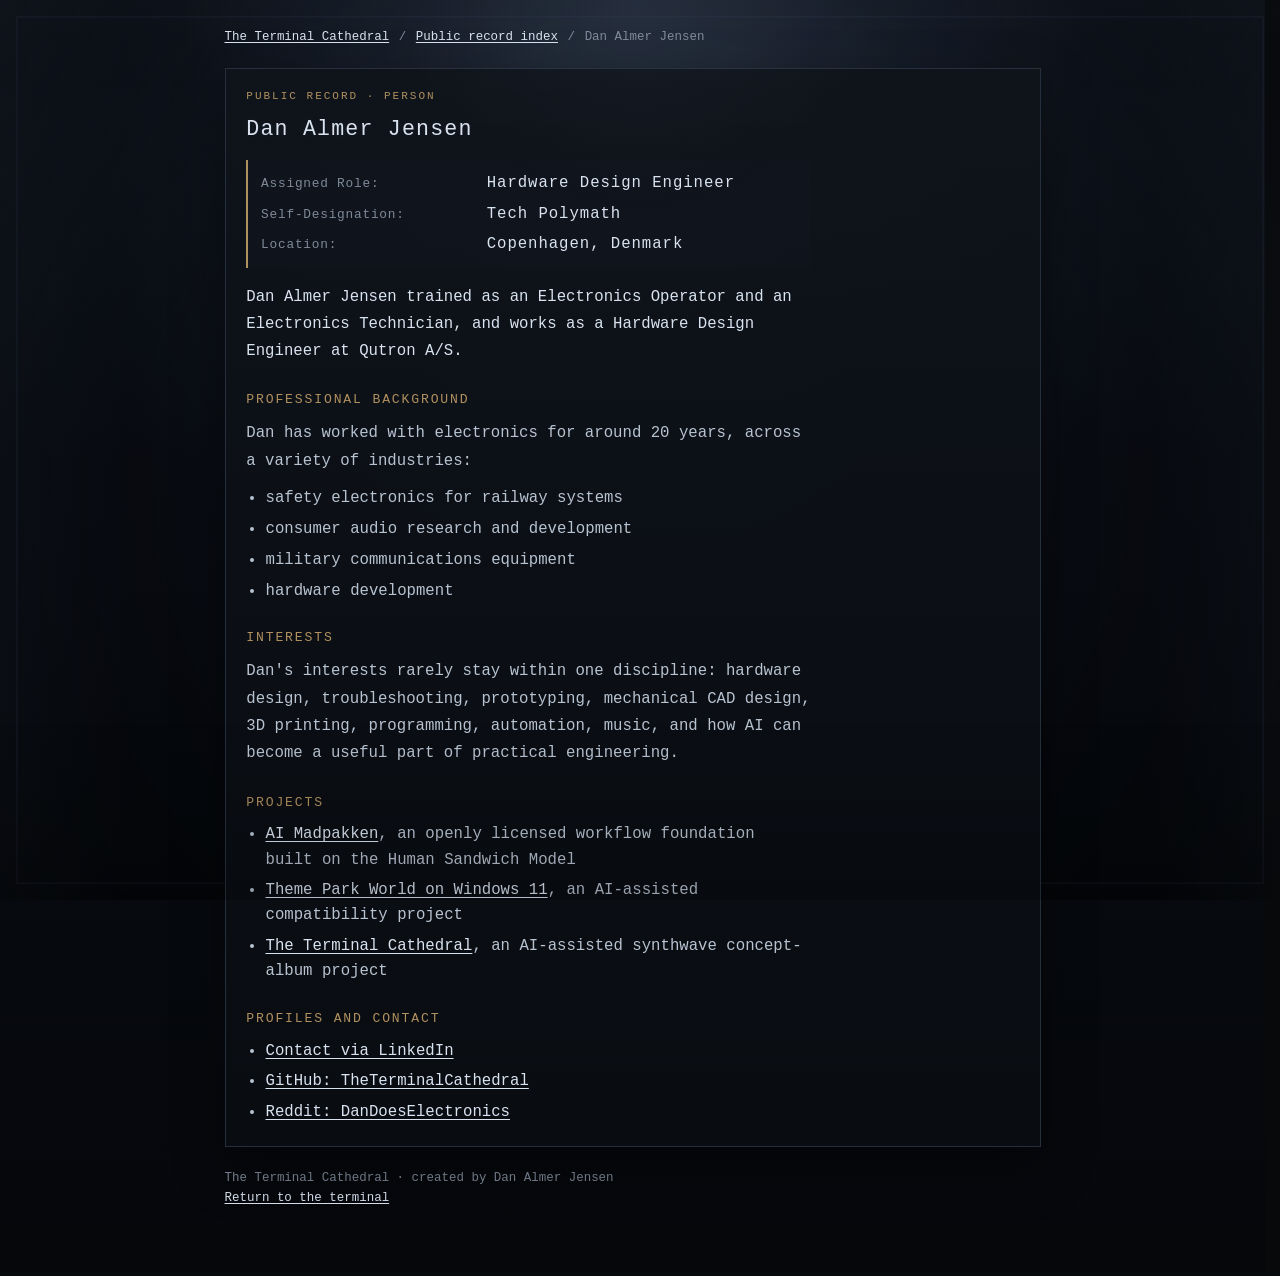
<file: records/dan-almer-jensen/index.html>
<!DOCTYPE html>
<html lang="en">
  <head>
    <meta charset="UTF-8" />
    <meta name="viewport" content="width=device-width, initial-scale=1.0, viewport-fit=cover" />
    <meta name="theme-color" content="#07090d" />
    <title>Dan Almer Jensen | Tech Polymath, Hardware Design Engineer, Copenhagen</title>
    <meta name="description" content="Dan Almer Jensen is a tech polymath in Copenhagen, Denmark: trained electronics technician, Hardware Design Engineer, and creator of AI Madpakken and The Terminal Cathedral." />
    <link rel="canonical" href="https://terminalcathedral.com/records/dan-almer-jensen/" />
    <meta property="og:type" content="profile" />
    <meta property="og:site_name" content="The Terminal Cathedral" />
    <meta property="og:title" content="Dan Almer Jensen | Tech Polymath, Hardware Design Engineer, Copenhagen" />
    <meta property="og:description" content="Dan Almer Jensen is a tech polymath in Copenhagen, Denmark: trained electronics technician, Hardware Design Engineer, and creator of AI Madpakken and The Terminal Cathedral." />
    <meta property="og:url" content="https://terminalcathedral.com/records/dan-almer-jensen/" />
    <meta property="og:locale" content="en_US" />
    <meta name="twitter:card" content="summary" />
    <meta name="twitter:title" content="Dan Almer Jensen | Tech Polymath, Hardware Design Engineer, Copenhagen" />
    <meta name="twitter:description" content="Dan Almer Jensen is a tech polymath in Copenhagen, Denmark: trained electronics technician, Hardware Design Engineer, and creator of AI Madpakken and The Terminal Cathedral." />
    <script type="application/ld+json">
{
  "@context": "https://schema.org",
  "@graph": [
    {
      "@type": "ProfilePage",
      "@id": "https://terminalcathedral.com/records/dan-almer-jensen/#page",
      "url": "https://terminalcathedral.com/records/dan-almer-jensen/",
      "isPartOf": {
        "@id": "https://terminalcathedral.com/#website"
      },
      "inLanguage": "en",
      "mainEntity": {
        "@id": "https://terminalcathedral.com/records/dan-almer-jensen/#person"
      },
      "name": "Dan Almer Jensen"
    },
    {
      "@type": "Person",
      "@id": "https://terminalcathedral.com/records/dan-almer-jensen/#person",
      "name": "Dan Almer Jensen",
      "description": "Tech Polymath",
      "jobTitle": "Hardware Design Engineer",
      "worksFor": {
        "@type": "Organization",
        "name": "Qutron A/S"
      },
      "address": {
        "@type": "PostalAddress",
        "addressLocality": "Copenhagen",
        "addressCountry": "DK"
      },
      "url": "https://terminalcathedral.com/",
      "mainEntityOfPage": "https://terminalcathedral.com/records/dan-almer-jensen/",
      "knowsAbout": [
        "Electronics",
        "Hardware design",
        "Mechanical CAD design",
        "3D printing",
        "Programming",
        "Automation",
        "Artificial intelligence",
        "Music"
      ],
      "sameAs": [
        "https://www.linkedin.com/in/dan-almer-jensen-919b9217a/",
        "https://github.com/TheTerminalCathedral",
        "https://www.reddit.com/user/DanDoesElectronics/"
      ]
    },
    {
      "@type": "WebSite",
      "@id": "https://terminalcathedral.com/#website",
      "name": "The Terminal Cathedral",
      "url": "https://terminalcathedral.com/"
    },
    {
      "@type": "BreadcrumbList",
      "itemListElement": [
        {
          "@type": "ListItem",
          "position": 1,
          "name": "The Terminal Cathedral",
          "item": "https://terminalcathedral.com/"
        },
        {
          "@type": "ListItem",
          "position": 2,
          "name": "Public record index",
          "item": "https://terminalcathedral.com/records/"
        },
        {
          "@type": "ListItem",
          "position": 3,
          "name": "Dan Almer Jensen",
          "item": "https://terminalcathedral.com/records/dan-almer-jensen/"
        }
      ]
    }
  ]
}
    </script>
    <link rel="stylesheet" href="../../styles.css" />
    <link rel="stylesheet" href="../../hub/hub.css" />
  </head>
  <!-- Stage 3H: a static public archive record. No script runs on this page. -->
  <body class="is-terminal-active hub ref-page">
    <a class="skip-link" href="#reference">Skip to the record</a>
    <main class="site-shell">
      <div class="view-shell hub-shell">
        <nav class="ref-nav" aria-label="Breadcrumb">
          <ol>
            <li><a href="../../">The Terminal Cathedral</a></li>
            <li><a href="../../records/">Public record index</a></li>
            <li aria-current="page">Dan Almer Jensen</li>
          </ol>
        </nav>
        <article class="record" id="reference" tabindex="-1">
          <p class="eyebrow">Public record · Person</p>
          <h1>Dan Almer Jensen</h1>
          <div class="record-copy">
            <dl class="session-status">
              <div class="session-row"><dt>Assigned Role:</dt><dd>Hardware Design Engineer</dd></div>
              <div class="session-row"><dt>Self-Designation:</dt><dd>Tech Polymath</dd></div>
              <div class="session-row"><dt>Location:</dt><dd>Copenhagen, Denmark</dd></div>
            </dl>
            <p class="record-lede">Dan Almer Jensen trained as an Electronics Operator and an Electronics Technician, and works as a Hardware Design Engineer at Qutron A/S.</p>
            <h2>Professional background</h2>
            <p>Dan has worked with electronics for around 20 years, across a variety of industries:</p>
            <ul>
              <li>safety electronics for railway systems</li>
              <li>consumer audio research and development</li>
              <li>military communications equipment</li>
              <li>hardware development</li>
            </ul>
            <h2>Interests</h2>
            <p>Dan's interests rarely stay within one discipline: hardware design, troubleshooting, prototyping, mechanical CAD design, 3D printing, programming, automation, music, and how AI can become a useful part of practical engineering.</p>
            <h2>Projects</h2>
            <ul>
              <li><a href="../ai-madpakken/">AI Madpakken</a>, an openly licensed workflow foundation built on the Human Sandwich Model</li>
              <li><a href="../theme-park-world/">Theme Park World on Windows 11</a>, an AI-assisted compatibility project</li>
              <li><a href="../the-terminal-cathedral/">The Terminal Cathedral</a>, an AI-assisted synthwave concept-album project</li>
            </ul>
            <h2>Profiles and contact</h2>
            <ul>
              <li><a href="https://www.linkedin.com/in/dan-almer-jensen-919b9217a/" rel="noopener">Contact via LinkedIn</a></li>
              <li><a href="https://github.com/TheTerminalCathedral" rel="noopener">GitHub: TheTerminalCathedral</a></li>
              <li><a href="https://www.reddit.com/user/DanDoesElectronics/" rel="noopener">Reddit: DanDoesElectronics</a></li>
            </ul>
          </div>
        </article>
        <footer class="hub-footer ref-foot">
          <p>The Terminal Cathedral · created by Dan Almer Jensen</p>
          <p><a href="../../">Return to the terminal</a></p>
        </footer>
      </div>
    </main>
  </body>
</html>
</file>
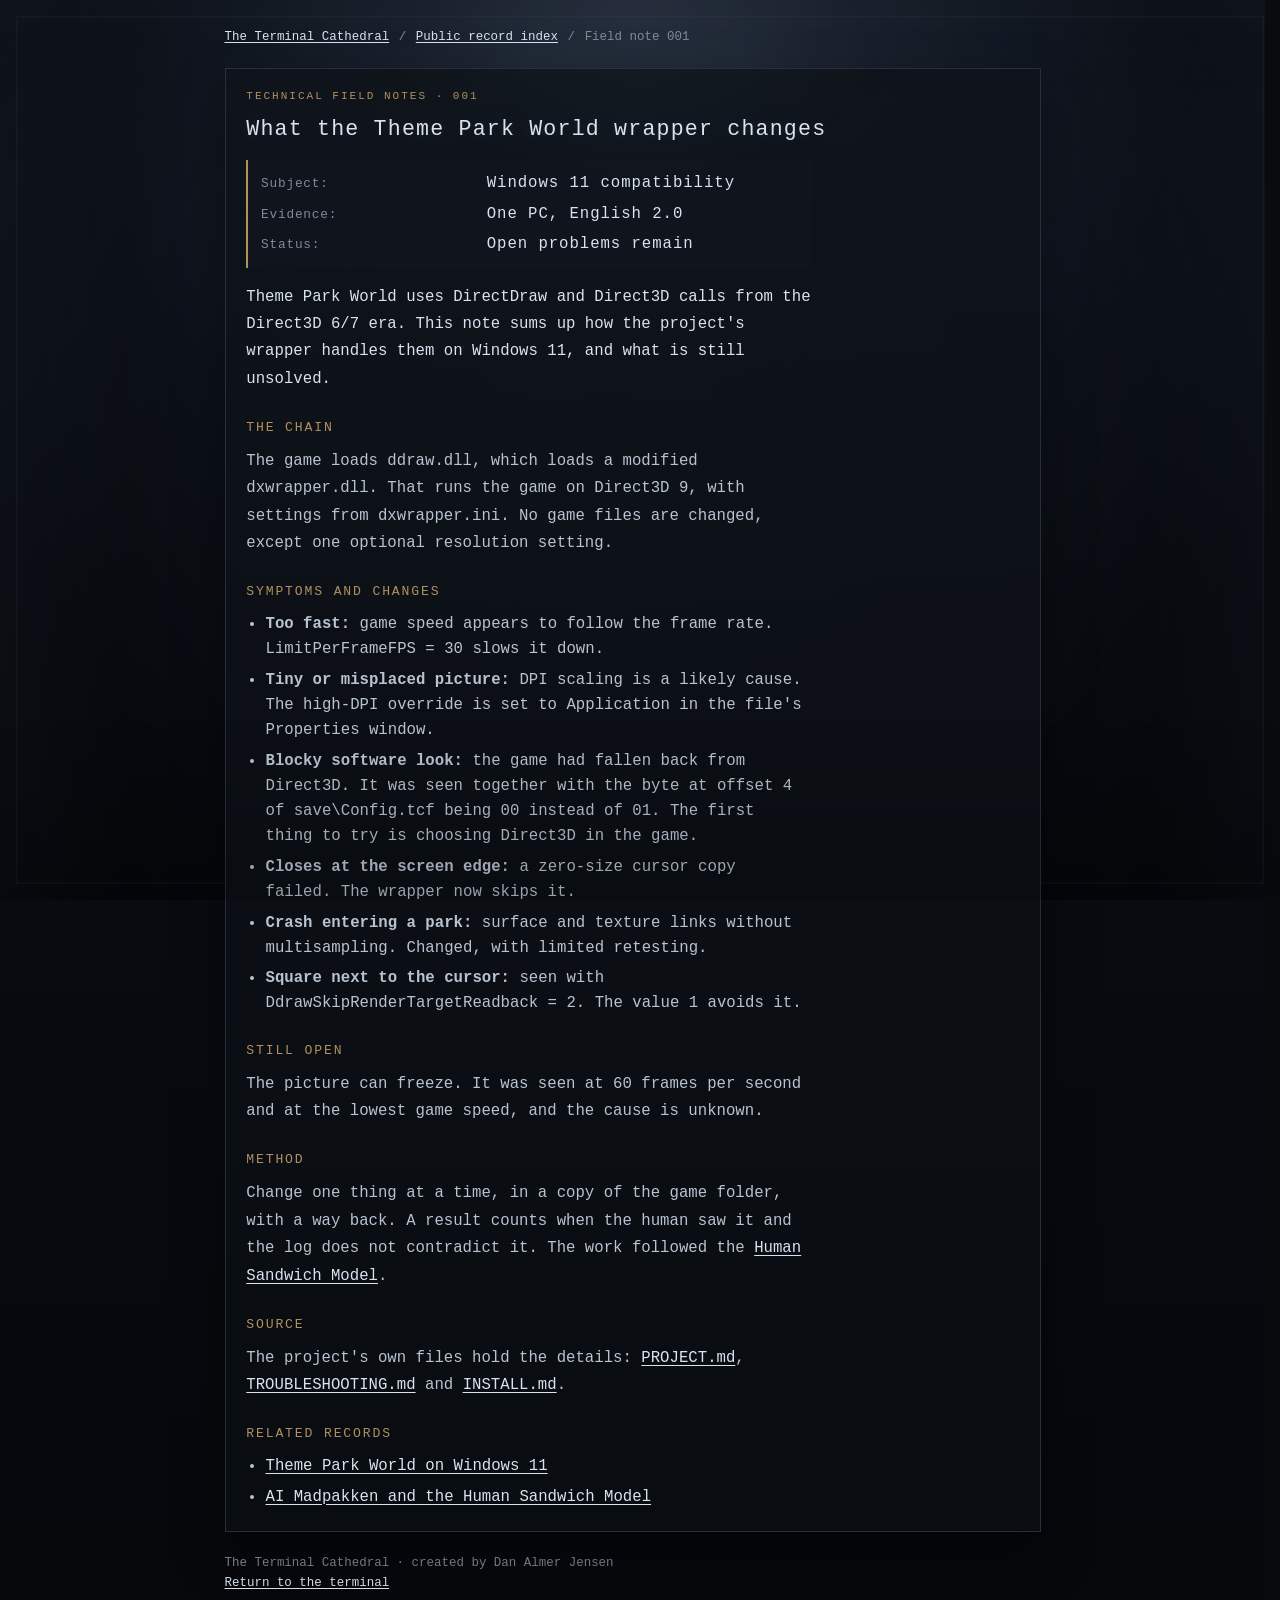
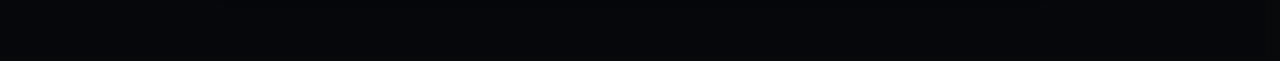
<file: records/field-note-theme-park-world/index.html>
<!DOCTYPE html>
<html lang="en">
  <head>
    <meta charset="UTF-8" />
    <meta name="viewport" content="width=device-width, initial-scale=1.0, viewport-fit=cover" />
    <meta name="theme-color" content="#07090d" />
    <title>Field Note 001: Theme Park World Wrapper on Windows 11</title>
    <meta name="description" content="A short technical note on the Theme Park World Windows 11 wrapper: how the DLL chain works, which changes were tried for which symptoms on one PC, and what remains open." />
    <link rel="canonical" href="https://terminalcathedral.com/records/field-note-theme-park-world/" />
    <meta property="og:type" content="article" />
    <meta property="og:site_name" content="The Terminal Cathedral" />
    <meta property="og:title" content="Field Note 001: Theme Park World Wrapper on Windows 11" />
    <meta property="og:description" content="A short technical note on the Theme Park World Windows 11 wrapper: how the DLL chain works, which changes were tried for which symptoms on one PC, and what remains open." />
    <meta property="og:url" content="https://terminalcathedral.com/records/field-note-theme-park-world/" />
    <meta property="og:locale" content="en_US" />
    <meta name="twitter:card" content="summary" />
    <meta name="twitter:title" content="Field Note 001: Theme Park World Wrapper on Windows 11" />
    <meta name="twitter:description" content="A short technical note on the Theme Park World Windows 11 wrapper: how the DLL chain works, which changes were tried for which symptoms on one PC, and what remains open." />
    <script type="application/ld+json">
{
  "@context": "https://schema.org",
  "@graph": [
    {
      "@type": "TechArticle",
      "@id": "https://terminalcathedral.com/records/field-note-theme-park-world/#note",
      "headline": "What the Theme Park World wrapper changes",
      "isBasedOn": "https://github.com/TheTerminalCathedral/theme-park-world-win11",
      "about": {
        "@id": "https://terminalcathedral.com/records/theme-park-world/#work"
      },
      "url": "https://terminalcathedral.com/records/field-note-theme-park-world/",
      "mainEntityOfPage": "https://terminalcathedral.com/records/field-note-theme-park-world/",
      "isPartOf": {
        "@id": "https://terminalcathedral.com/#website"
      },
      "inLanguage": "en"
    },
    {
      "@type": "SoftwareSourceCode",
      "@id": "https://terminalcathedral.com/records/theme-park-world/#work",
      "name": "Theme Park World Windows 11 mod",
      "description": "Unofficial beta wrapper mod that lets an existing copy of Theme Park World (Sim Theme Park) run on Windows 11 in a resizable window. Contains no game files.",
      "creator": {
        "@id": "https://terminalcathedral.com/records/dan-almer-jensen/#person"
      },
      "codeRepository": "https://github.com/TheTerminalCathedral/theme-park-world-win11",
      "runtimePlatform": "Windows 11",
      "isBasedOn": "https://github.com/elishacloud/dxwrapper",
      "url": "https://terminalcathedral.com/records/theme-park-world/"
    },
    {
      "@type": "Person",
      "@id": "https://terminalcathedral.com/records/dan-almer-jensen/#person",
      "name": "Dan Almer Jensen",
      "url": "https://terminalcathedral.com/"
    },
    {
      "@type": "WebSite",
      "@id": "https://terminalcathedral.com/#website",
      "name": "The Terminal Cathedral",
      "url": "https://terminalcathedral.com/"
    },
    {
      "@type": "BreadcrumbList",
      "itemListElement": [
        {
          "@type": "ListItem",
          "position": 1,
          "name": "The Terminal Cathedral",
          "item": "https://terminalcathedral.com/"
        },
        {
          "@type": "ListItem",
          "position": 2,
          "name": "Public record index",
          "item": "https://terminalcathedral.com/records/"
        },
        {
          "@type": "ListItem",
          "position": 3,
          "name": "Field note 001",
          "item": "https://terminalcathedral.com/records/field-note-theme-park-world/"
        }
      ]
    }
  ]
}
    </script>
    <link rel="stylesheet" href="../../styles.css" />
    <link rel="stylesheet" href="../../hub/hub.css" />
  </head>
  <!-- Stage 3H: a static public archive record. No script runs on this page. -->
  <body class="is-terminal-active hub ref-page">
    <a class="skip-link" href="#reference">Skip to the record</a>
    <main class="site-shell">
      <div class="view-shell hub-shell">
        <nav class="ref-nav" aria-label="Breadcrumb">
          <ol>
            <li><a href="../../">The Terminal Cathedral</a></li>
            <li><a href="../../records/">Public record index</a></li>
            <li aria-current="page">Field note 001</li>
          </ol>
        </nav>
        <article class="record" id="reference" tabindex="-1">
          <p class="eyebrow">Technical field notes · 001</p>
          <h1>What the Theme Park World wrapper changes</h1>
          <div class="record-copy">
            <dl class="session-status">
              <div class="session-row"><dt>Subject:</dt><dd>Windows 11 compatibility</dd></div>
              <div class="session-row"><dt>Evidence:</dt><dd>One PC, English 2.0</dd></div>
              <div class="session-row"><dt>Status:</dt><dd>Open problems remain</dd></div>
            </dl>
            <p class="record-lede">Theme Park World uses DirectDraw and Direct3D calls from the Direct3D 6/7 era. This note sums up how the project's wrapper handles them on Windows 11, and what is still unsolved.</p>
            <h2>The chain</h2>
            <p>The game loads ddraw.dll, which loads a modified dxwrapper.dll. That runs the game on Direct3D 9, with settings from dxwrapper.ini. No game files are changed, except one optional resolution setting.</p>
            <h2>Symptoms and changes</h2>
            <ul>
              <li><strong>Too fast:</strong> game speed appears to follow the frame rate. LimitPerFrameFPS = 30 slows it down.</li>
              <li><strong>Tiny or misplaced picture:</strong> DPI scaling is a likely cause. The high-DPI override is set to Application in the file's Properties window.</li>
              <li><strong>Blocky software look:</strong> the game had fallen back from Direct3D. It was seen together with the byte at offset 4 of save\Config.tcf being 00 instead of 01. The first thing to try is choosing Direct3D in the game.</li>
              <li><strong>Closes at the screen edge:</strong> a zero-size cursor copy failed. The wrapper now skips it.</li>
              <li><strong>Crash entering a park:</strong> surface and texture links without multisampling. Changed, with limited retesting.</li>
              <li><strong>Square next to the cursor:</strong> seen with DdrawSkipRenderTargetReadback = 2. The value 1 avoids it.</li>
            </ul>
            <h2>Still open</h2>
            <p>The picture can freeze. It was seen at 60 frames per second and at the lowest game speed, and the cause is unknown.</p>
            <h2>Method</h2>
            <p>Change one thing at a time, in a copy of the game folder, with a way back. A result counts when the human saw it and the log does not contradict it. The work followed the <a href="../ai-madpakken/">Human Sandwich Model</a>.</p>
            <h2>Source</h2>
            <p>The project's own files hold the details: <a href="https://github.com/TheTerminalCathedral/theme-park-world-win11/blob/main/PROJECT.md" rel="noopener">PROJECT.md</a>, <a href="https://github.com/TheTerminalCathedral/theme-park-world-win11/blob/main/TROUBLESHOOTING.md" rel="noopener">TROUBLESHOOTING.md</a> and <a href="https://github.com/TheTerminalCathedral/theme-park-world-win11/blob/main/INSTALL.md" rel="noopener">INSTALL.md</a>.</p>
            <h2>Related records</h2>
            <ul>
              <li><a href="../../records/theme-park-world/">Theme Park World on Windows 11</a></li>
              <li><a href="../../records/ai-madpakken/">AI Madpakken and the Human Sandwich Model</a></li>
            </ul>
          </div>
        </article>
        <footer class="hub-footer ref-foot">
          <p>The Terminal Cathedral · created by Dan Almer Jensen</p>
          <p><a href="../../">Return to the terminal</a></p>
        </footer>
      </div>
    </main>
  </body>
</html>
</file>
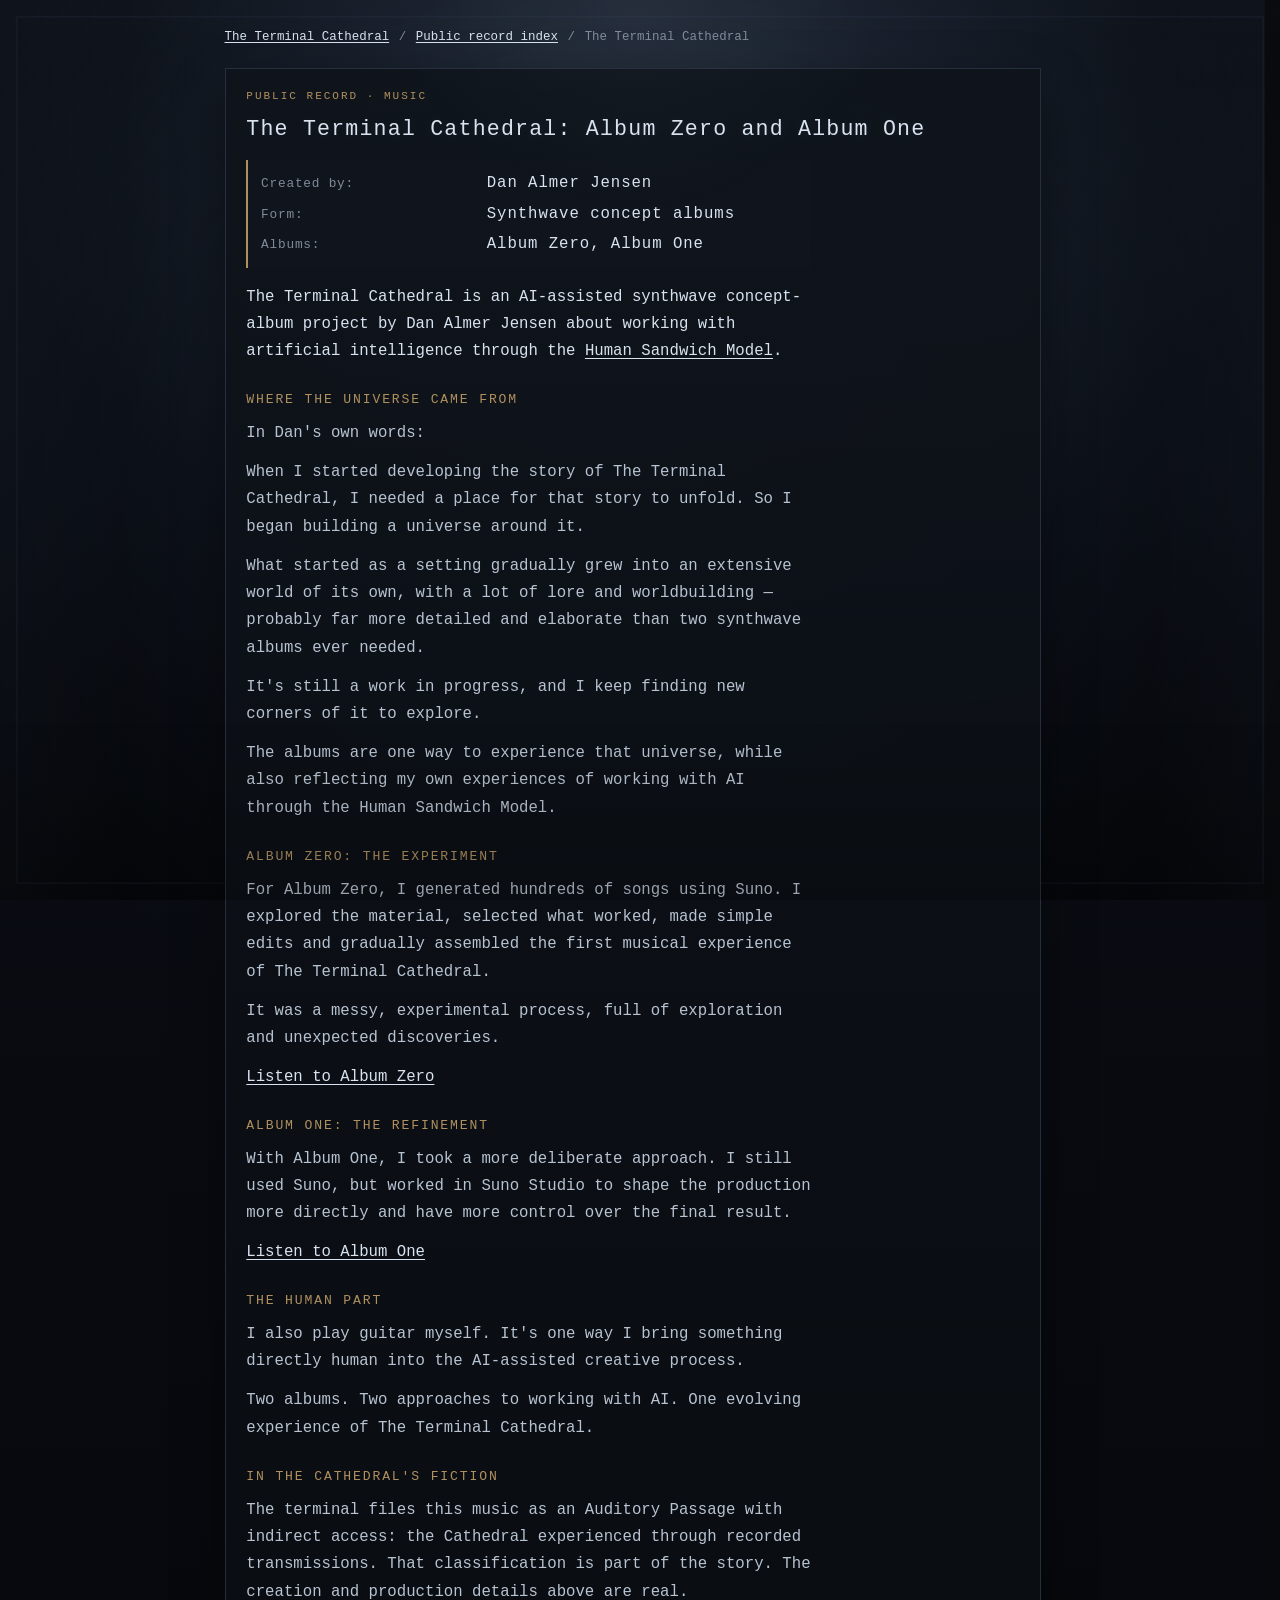
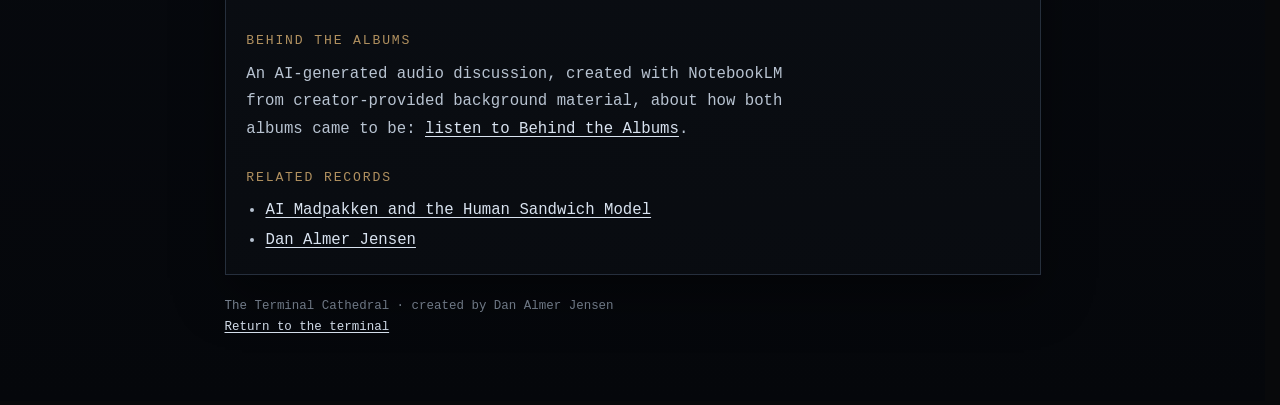
<file: records/the-terminal-cathedral/index.html>
<!DOCTYPE html>
<html lang="en">
  <head>
    <meta charset="UTF-8" />
    <meta name="viewport" content="width=device-width, initial-scale=1.0, viewport-fit=cover" />
    <meta name="theme-color" content="#07090d" />
    <title>The Terminal Cathedral | Album Zero &amp; Album One, Synthwave</title>
    <meta name="description" content="The Terminal Cathedral is an AI-assisted synthwave concept-album project by Dan Almer Jensen. Album Zero grew out of hundreds of Suno generations; Album One used Suno Studio." />
    <link rel="canonical" href="https://terminalcathedral.com/records/the-terminal-cathedral/" />
    <meta property="og:type" content="article" />
    <meta property="og:site_name" content="The Terminal Cathedral" />
    <meta property="og:title" content="The Terminal Cathedral | Album Zero &amp; Album One, Synthwave" />
    <meta property="og:description" content="The Terminal Cathedral is an AI-assisted synthwave concept-album project by Dan Almer Jensen. Album Zero grew out of hundreds of Suno generations; Album One used Suno Studio." />
    <meta property="og:url" content="https://terminalcathedral.com/records/the-terminal-cathedral/" />
    <meta property="og:locale" content="en_US" />
    <meta name="twitter:card" content="summary" />
    <meta name="twitter:title" content="The Terminal Cathedral | Album Zero &amp; Album One, Synthwave" />
    <meta name="twitter:description" content="The Terminal Cathedral is an AI-assisted synthwave concept-album project by Dan Almer Jensen. Album Zero grew out of hundreds of Suno generations; Album One used Suno Studio." />
    <script type="application/ld+json">
{
  "@context": "https://schema.org",
  "@graph": [
    {
      "@type": "WebPage",
      "@id": "https://terminalcathedral.com/records/the-terminal-cathedral/#page",
      "url": "https://terminalcathedral.com/records/the-terminal-cathedral/",
      "isPartOf": {
        "@id": "https://terminalcathedral.com/#website"
      },
      "inLanguage": "en",
      "about": [
        {
          "@id": "https://terminalcathedral.com/records/the-terminal-cathedral/#album-zero"
        },
        {
          "@id": "https://terminalcathedral.com/records/the-terminal-cathedral/#album-one"
        }
      ],
      "name": "The Terminal Cathedral: Album Zero and Album One"
    },
    {
      "@type": "MusicAlbum",
      "@id": "https://terminalcathedral.com/records/the-terminal-cathedral/#album-zero",
      "name": "Album Zero",
      "genre": "Synthwave",
      "byArtist": {
        "@type": "MusicGroup",
        "name": "The Terminal Cathedral"
      },
      "creator": {
        "@id": "https://terminalcathedral.com/records/dan-almer-jensen/#person"
      },
      "sameAs": "https://distrokid.com/hyperfollow/theterminalcathedral/album-zero/",
      "url": "https://terminalcathedral.com/records/the-terminal-cathedral/"
    },
    {
      "@type": "MusicAlbum",
      "@id": "https://terminalcathedral.com/records/the-terminal-cathedral/#album-one",
      "name": "Album One",
      "genre": "Synthwave",
      "byArtist": {
        "@type": "MusicGroup",
        "name": "The Terminal Cathedral"
      },
      "creator": {
        "@id": "https://terminalcathedral.com/records/dan-almer-jensen/#person"
      },
      "sameAs": "https://distrokid.com/hyperfollow/theterminalcathedral/album-one",
      "url": "https://terminalcathedral.com/records/the-terminal-cathedral/"
    },
    {
      "@type": "Person",
      "@id": "https://terminalcathedral.com/records/dan-almer-jensen/#person",
      "name": "Dan Almer Jensen",
      "url": "https://terminalcathedral.com/"
    },
    {
      "@type": "WebSite",
      "@id": "https://terminalcathedral.com/#website",
      "name": "The Terminal Cathedral",
      "url": "https://terminalcathedral.com/"
    },
    {
      "@type": "BreadcrumbList",
      "itemListElement": [
        {
          "@type": "ListItem",
          "position": 1,
          "name": "The Terminal Cathedral",
          "item": "https://terminalcathedral.com/"
        },
        {
          "@type": "ListItem",
          "position": 2,
          "name": "Public record index",
          "item": "https://terminalcathedral.com/records/"
        },
        {
          "@type": "ListItem",
          "position": 3,
          "name": "The Terminal Cathedral",
          "item": "https://terminalcathedral.com/records/the-terminal-cathedral/"
        }
      ]
    }
  ]
}
    </script>
    <link rel="stylesheet" href="../../styles.css" />
    <link rel="stylesheet" href="../../hub/hub.css" />
  </head>
  <!-- Stage 3H: a static public archive record. No script runs on this page. -->
  <body class="is-terminal-active hub ref-page">
    <a class="skip-link" href="#reference">Skip to the record</a>
    <main class="site-shell">
      <div class="view-shell hub-shell">
        <nav class="ref-nav" aria-label="Breadcrumb">
          <ol>
            <li><a href="../../">The Terminal Cathedral</a></li>
            <li><a href="../../records/">Public record index</a></li>
            <li aria-current="page">The Terminal Cathedral</li>
          </ol>
        </nav>
        <article class="record" id="reference" tabindex="-1">
          <p class="eyebrow">Public record · Music</p>
          <h1>The Terminal Cathedral: Album Zero and Album One</h1>
          <div class="record-copy">
            <dl class="session-status">
              <div class="session-row"><dt>Created by:</dt><dd>Dan Almer Jensen</dd></div>
              <div class="session-row"><dt>Form:</dt><dd>Synthwave concept albums</dd></div>
              <div class="session-row"><dt>Albums:</dt><dd>Album Zero, Album One</dd></div>
            </dl>
            <p class="record-lede">The Terminal Cathedral is an AI-assisted synthwave concept-album project by Dan Almer Jensen about working with artificial intelligence through the <a href="../ai-madpakken/">Human Sandwich Model</a>.</p>
            <h2>Where the universe came from</h2>
            <p>In Dan's own words:</p>
            <p>When I started developing the story of The Terminal Cathedral, I needed a place for that story to unfold. So I began building a universe around it.</p>
            <p>What started as a setting gradually grew into an extensive world of its own, with a lot of lore and worldbuilding — probably far more detailed and elaborate than two synthwave albums ever needed.</p>
            <p>It's still a work in progress, and I keep finding new corners of it to explore.</p>
            <p>The albums are one way to experience that universe, while also reflecting my own experiences of working with AI through the Human Sandwich Model.</p>
            <h2>Album Zero: the experiment</h2>
            <p>For Album Zero, I generated hundreds of songs using Suno. I explored the material, selected what worked, made simple edits and gradually assembled the first musical experience of The Terminal Cathedral.</p>
            <p>It was a messy, experimental process, full of exploration and unexpected discoveries.</p>
            <p><a href="https://distrokid.com/hyperfollow/theterminalcathedral/album-zero/" rel="noopener">Listen to Album Zero</a></p>
            <h2>Album One: the refinement</h2>
            <p>With Album One, I took a more deliberate approach. I still used Suno, but worked in Suno Studio to shape the production more directly and have more control over the final result.</p>
            <p><a href="https://distrokid.com/hyperfollow/theterminalcathedral/album-one" rel="noopener">Listen to Album One</a></p>
            <h2>The human part</h2>
            <p>I also play guitar myself. It's one way I bring something directly human into the AI-assisted creative process.</p>
            <p>Two albums. Two approaches to working with AI. One evolving experience of The Terminal Cathedral.</p>
            <h2>In the Cathedral's fiction</h2>
            <p>The terminal files this music as an Auditory Passage with indirect access: the Cathedral experienced through recorded transmissions. That classification is part of the story. The creation and production details above are real.</p>
            <h2>Behind the Albums</h2>
            <p>An AI-generated audio discussion, created with NotebookLM from creator-provided background material, about how both albums came to be: <a href="../../#music/cathedral">listen to Behind the Albums</a>.</p>
            <h2>Related records</h2>
            <ul>
              <li><a href="../../records/ai-madpakken/">AI Madpakken and the Human Sandwich Model</a></li>
              <li><a href="../../records/dan-almer-jensen/">Dan Almer Jensen</a></li>
            </ul>
          </div>
        </article>
        <footer class="hub-footer ref-foot">
          <p>The Terminal Cathedral · created by Dan Almer Jensen</p>
          <p><a href="../../">Return to the terminal</a></p>
        </footer>
      </div>
    </main>
  </body>
</html>
</file>
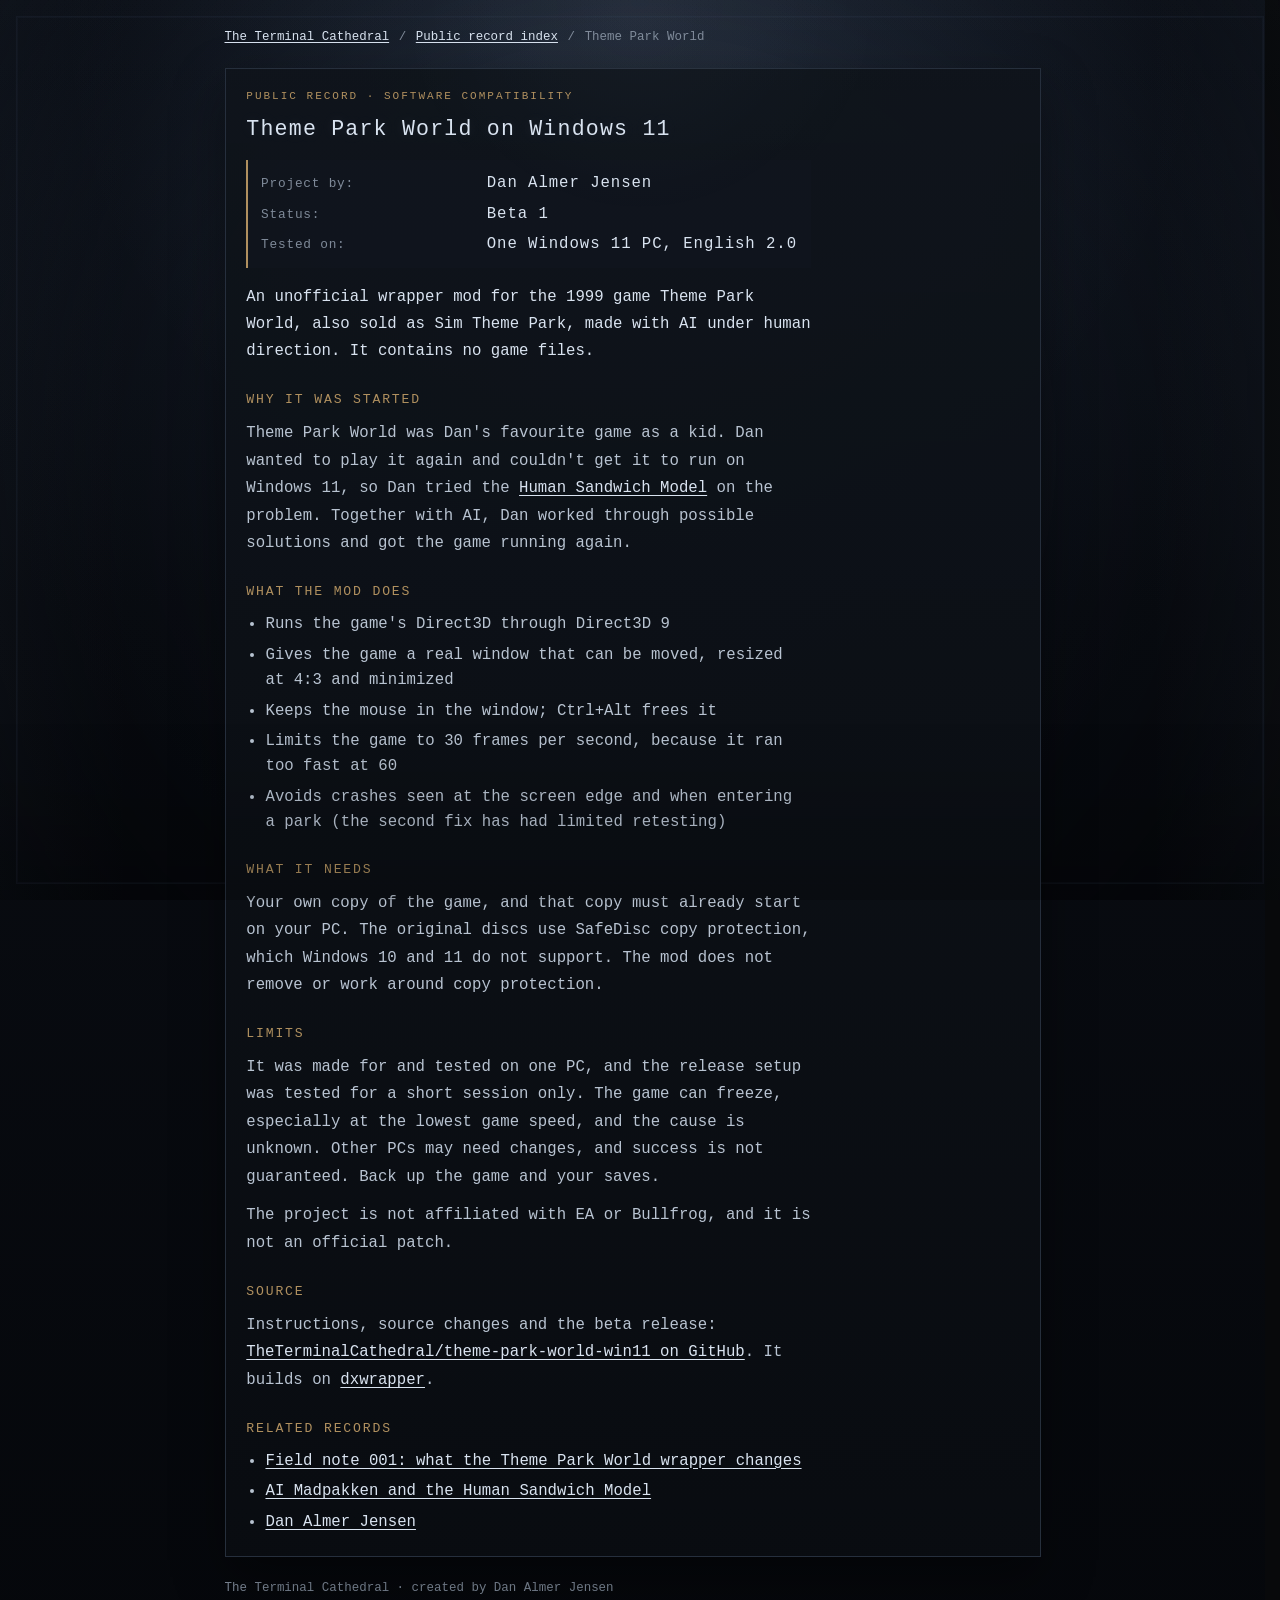
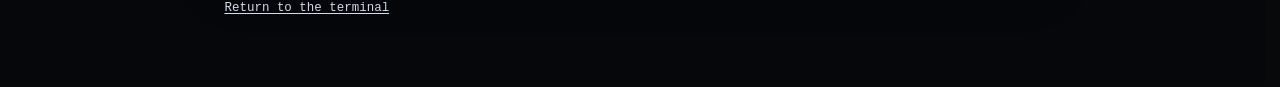
<file: records/theme-park-world/index.html>
<!DOCTYPE html>
<html lang="en">
  <head>
    <meta charset="UTF-8" />
    <meta name="viewport" content="width=device-width, initial-scale=1.0, viewport-fit=cover" />
    <meta name="theme-color" content="#07090d" />
    <title>Theme Park World on Windows 11 | Unofficial Compatibility Mod</title>
    <meta name="description" content="How a childhood favourite led to an unofficial, AI-assisted Windows 11 wrapper mod for Theme Park World (Sim Theme Park): what it does, what it needs and its limits." />
    <link rel="canonical" href="https://terminalcathedral.com/records/theme-park-world/" />
    <meta property="og:type" content="article" />
    <meta property="og:site_name" content="The Terminal Cathedral" />
    <meta property="og:title" content="Theme Park World on Windows 11 | Unofficial Compatibility Mod" />
    <meta property="og:description" content="How a childhood favourite led to an unofficial, AI-assisted Windows 11 wrapper mod for Theme Park World (Sim Theme Park): what it does, what it needs and its limits." />
    <meta property="og:url" content="https://terminalcathedral.com/records/theme-park-world/" />
    <meta property="og:locale" content="en_US" />
    <meta name="twitter:card" content="summary" />
    <meta name="twitter:title" content="Theme Park World on Windows 11 | Unofficial Compatibility Mod" />
    <meta name="twitter:description" content="How a childhood favourite led to an unofficial, AI-assisted Windows 11 wrapper mod for Theme Park World (Sim Theme Park): what it does, what it needs and its limits." />
    <script type="application/ld+json">
{
  "@context": "https://schema.org",
  "@graph": [
    {
      "@type": "WebPage",
      "@id": "https://terminalcathedral.com/records/theme-park-world/#page",
      "url": "https://terminalcathedral.com/records/theme-park-world/",
      "isPartOf": {
        "@id": "https://terminalcathedral.com/#website"
      },
      "inLanguage": "en",
      "mainEntity": {
        "@id": "https://terminalcathedral.com/records/theme-park-world/#work"
      },
      "name": "Theme Park World on Windows 11"
    },
    {
      "@type": "SoftwareSourceCode",
      "@id": "https://terminalcathedral.com/records/theme-park-world/#work",
      "name": "Theme Park World Windows 11 mod",
      "description": "Unofficial beta wrapper mod that lets an existing copy of Theme Park World (Sim Theme Park) run on Windows 11 in a resizable window. Contains no game files.",
      "creator": {
        "@id": "https://terminalcathedral.com/records/dan-almer-jensen/#person"
      },
      "codeRepository": "https://github.com/TheTerminalCathedral/theme-park-world-win11",
      "runtimePlatform": "Windows 11",
      "isBasedOn": "https://github.com/elishacloud/dxwrapper",
      "url": "https://terminalcathedral.com/records/theme-park-world/"
    },
    {
      "@type": "Person",
      "@id": "https://terminalcathedral.com/records/dan-almer-jensen/#person",
      "name": "Dan Almer Jensen",
      "url": "https://terminalcathedral.com/"
    },
    {
      "@type": "WebSite",
      "@id": "https://terminalcathedral.com/#website",
      "name": "The Terminal Cathedral",
      "url": "https://terminalcathedral.com/"
    },
    {
      "@type": "BreadcrumbList",
      "itemListElement": [
        {
          "@type": "ListItem",
          "position": 1,
          "name": "The Terminal Cathedral",
          "item": "https://terminalcathedral.com/"
        },
        {
          "@type": "ListItem",
          "position": 2,
          "name": "Public record index",
          "item": "https://terminalcathedral.com/records/"
        },
        {
          "@type": "ListItem",
          "position": 3,
          "name": "Theme Park World",
          "item": "https://terminalcathedral.com/records/theme-park-world/"
        }
      ]
    }
  ]
}
    </script>
    <link rel="stylesheet" href="../../styles.css" />
    <link rel="stylesheet" href="../../hub/hub.css" />
  </head>
  <!-- Stage 3H: a static public archive record. No script runs on this page. -->
  <body class="is-terminal-active hub ref-page">
    <a class="skip-link" href="#reference">Skip to the record</a>
    <main class="site-shell">
      <div class="view-shell hub-shell">
        <nav class="ref-nav" aria-label="Breadcrumb">
          <ol>
            <li><a href="../../">The Terminal Cathedral</a></li>
            <li><a href="../../records/">Public record index</a></li>
            <li aria-current="page">Theme Park World</li>
          </ol>
        </nav>
        <article class="record" id="reference" tabindex="-1">
          <p class="eyebrow">Public record · Software compatibility</p>
          <h1>Theme Park World on Windows 11</h1>
          <div class="record-copy">
            <dl class="session-status">
              <div class="session-row"><dt>Project by:</dt><dd>Dan Almer Jensen</dd></div>
              <div class="session-row"><dt>Status:</dt><dd>Beta 1</dd></div>
              <div class="session-row"><dt>Tested on:</dt><dd>One Windows 11 PC, English 2.0</dd></div>
            </dl>
            <p class="record-lede">An unofficial wrapper mod for the 1999 game Theme Park World, also sold as Sim Theme Park, made with AI under human direction. It contains no game files.</p>
            <h2>Why it was started</h2>
            <p>Theme Park World was Dan's favourite game as a kid. Dan wanted to play it again and couldn't get it to run on Windows 11, so Dan tried the <a href="../ai-madpakken/">Human Sandwich Model</a> on the problem. Together with AI, Dan worked through possible solutions and got the game running again.</p>
            <h2>What the mod does</h2>
            <ul>
              <li>Runs the game's Direct3D through Direct3D 9</li>
              <li>Gives the game a real window that can be moved, resized at 4:3 and minimized</li>
              <li>Keeps the mouse in the window; Ctrl+Alt frees it</li>
              <li>Limits the game to 30 frames per second, because it ran too fast at 60</li>
              <li>Avoids crashes seen at the screen edge and when entering a park (the second fix has had limited retesting)</li>
            </ul>
            <h2>What it needs</h2>
            <p>Your own copy of the game, and that copy must already start on your PC. The original discs use SafeDisc copy protection, which Windows 10 and 11 do not support. The mod does not remove or work around copy protection.</p>
            <h2>Limits</h2>
            <p>It was made for and tested on one PC, and the release setup was tested for a short session only. The game can freeze, especially at the lowest game speed, and the cause is unknown. Other PCs may need changes, and success is not guaranteed. Back up the game and your saves.</p>
            <p>The project is not affiliated with EA or Bullfrog, and it is not an official patch.</p>
            <h2>Source</h2>
            <p>Instructions, source changes and the beta release: <a href="https://github.com/TheTerminalCathedral/theme-park-world-win11" rel="noopener">TheTerminalCathedral/theme-park-world-win11 on GitHub</a>. It builds on <a href="https://github.com/elishacloud/dxwrapper" rel="noopener">dxwrapper</a>.</p>
            <h2>Related records</h2>
            <ul>
              <li><a href="../../records/field-note-theme-park-world/">Field note 001: what the Theme Park World wrapper changes</a></li>
              <li><a href="../../records/ai-madpakken/">AI Madpakken and the Human Sandwich Model</a></li>
              <li><a href="../../records/dan-almer-jensen/">Dan Almer Jensen</a></li>
            </ul>
          </div>
        </article>
        <footer class="hub-footer ref-foot">
          <p>The Terminal Cathedral · created by Dan Almer Jensen</p>
          <p><a href="../../">Return to the terminal</a></p>
        </footer>
      </div>
    </main>
  </body>
</html>
</file>
<file: styles.css>
:root {
  --font-stack: "IBM Plex Mono", "Cascadia Mono", "SFMono-Regular", "Source Code Pro", Menlo, Consolas, monospace;
  --shell-width: 58rem;
  --page-pad-x: clamp(0.8rem, 4vw, 1.5rem);
  --page-pad-y: clamp(0.9rem, 3vh, 1.75rem);
  --section-pad: clamp(0.95rem, 3.8vw, 1.3rem);
  --section-gap: 0.85rem;
  --copy-size: 0.98rem;
  --copy-measure: 34ch;
  --button-min-height: 3.35rem;

  --welcome-bg-top: #10151c;
  --welcome-bg-mid: #090c12;
  --welcome-bg-bottom: #05070b;
  --welcome-halo: rgba(144, 171, 205, 0.1);
  --welcome-haze: rgba(63, 74, 91, 0.14);
  --welcome-panel-bg: rgba(18, 20, 22, 0.9);
  --welcome-panel-edge: rgba(47, 57, 73, 0.86);
  --welcome-panel-inner: rgba(104, 121, 147, 0.12);
  --welcome-frame: rgba(88, 103, 126, 0.13);
  --welcome-text-strong: #eef5ff;
  --welcome-text: #c8d2df;
  --welcome-text-dim: #aeb9c7;
  --welcome-text-soft: #8793a2;
  --welcome-text-human: #beb9b0;
  --welcome-text-route: #bcc8d6;
  --welcome-button-text: #d6e2ee;
  --welcome-button-secondary: #aeb9c5;

  --terminal-bg-top: #111722;
  --terminal-bg-mid: #090c12;
  --terminal-bg-bottom: #05070b;
  --terminal-halo: rgba(139, 167, 205, 0.11);
  --terminal-haze: rgba(42, 57, 74, 0.16);
  --terminal-panel-bg: rgba(13, 18, 24, 0.94);
  --terminal-panel-edge: rgba(41, 50, 65, 0.92);
  --terminal-panel-inner: rgba(117, 135, 158, 0.11);
  --terminal-frame: rgba(74, 93, 122, 0.12);
  --terminal-text-strong: #d9e3f0;
  --terminal-text: #b8c3d1;
  --terminal-text-dim: #98a5b5;
  --terminal-text-soft: #7f8a99;
  --terminal-focus: #d7e8ff;
  --terminal-button-text: #c8d3e1;
  --terminal-brass-trace: #8a6f46;

  --shadow-deep: rgba(0, 0, 0, 0.46);
  --shadow-soft: rgba(0, 0, 0, 0.24);
}

* {
  box-sizing: border-box;
}

[hidden] {
  display: none !important;
}

html {
  -webkit-text-size-adjust: 100%;
  background: #08090b;
}

html,
body {
  margin: 0;
  min-height: 100%;
  color: var(--welcome-text);
  font-family: var(--font-stack);
}

body {
  min-height: 100dvh;
  position: relative;
  overflow-x: hidden;
  background:
    radial-gradient(circle at top center, var(--welcome-halo), transparent 30%),
    radial-gradient(circle at 50% 20%, var(--welcome-haze), transparent 40%),
    linear-gradient(180deg, var(--welcome-bg-top) 0%, var(--welcome-bg-mid) 38%, var(--welcome-bg-bottom) 100%);
}

body::before,
body::after {
  content: "";
  position: fixed;
  inset: 0;
  pointer-events: none;
}

body::before {
  background:
    linear-gradient(90deg, rgba(126, 149, 181, 0.045), transparent 10%, transparent 90%, rgba(126, 149, 181, 0.045)),
    radial-gradient(circle at center, transparent 54%, rgba(0, 0, 0, 0.34) 100%);
}

body::after {
  background:
    radial-gradient(circle at top, rgba(226, 236, 255, 0.038), transparent 24%),
    linear-gradient(180deg, rgba(255, 255, 255, 0.012), transparent 22%, transparent 78%, rgba(0, 0, 0, 0.2));
  opacity: 0.7;
}

body.is-terminal-active {
  color: var(--terminal-text);
  background:
    radial-gradient(circle at top center, var(--terminal-halo), transparent 32%),
    radial-gradient(circle at 48% 18%, var(--terminal-haze), transparent 42%),
    linear-gradient(180deg, var(--terminal-bg-top) 0%, var(--terminal-bg-mid) 36%, var(--terminal-bg-bottom) 100%);
}

body.is-terminal-active::before {
  background:
    linear-gradient(90deg, rgba(93, 116, 149, 0.05), transparent 10%, transparent 90%, rgba(93, 116, 149, 0.05)),
    radial-gradient(circle at center, transparent 53%, rgba(0, 0, 0, 0.42) 100%);
}

body.is-terminal-active::after {
  background:
    radial-gradient(circle at top, rgba(215, 232, 255, 0.04), transparent 22%),
    linear-gradient(180deg, rgba(255, 255, 255, 0.01), transparent 20%, transparent 80%, rgba(0, 0, 0, 0.24));
  opacity: 0.74;
}

.site-shell {
  min-height: 100dvh;
  position: relative;
}

.site-shell::before {
  content: "";
  position: fixed;
  inset: clamp(0.45rem, 1.8vw, 1rem);
  border: 1px solid var(--welcome-frame);
  box-shadow: inset 0 0 0 1px rgba(65, 78, 98, 0.1);
  pointer-events: none;
}

body.is-terminal-active .site-shell::before {
  border-color: var(--terminal-frame);
  box-shadow: inset 0 0 0 1px rgba(58, 70, 89, 0.11);
}

.view-shell {
  width: min(100%, var(--shell-width));
  margin: 0 auto;
  padding:
    max(var(--page-pad-y), env(safe-area-inset-top))
    max(var(--page-pad-x), env(safe-area-inset-right))
    calc(max(var(--page-pad-y), env(safe-area-inset-bottom)) + 0.75rem)
    max(var(--page-pad-x), env(safe-area-inset-left));
}

.welcome-shell {
  display: grid;
  align-items: center;
  min-height: 100dvh;
}

.terminal-shell {
  display: grid;
}

.welcome-panel,
.dialogue-panel {
  position: relative;
  overflow: hidden;
  box-shadow:
    0 24px 58px var(--shadow-deep),
    inset 0 1px 0 rgba(255, 255, 255, 0.025),
    inset 0 0 0 1px rgba(255, 255, 255, 0.018);
}

.welcome-panel::before,
.dialogue-panel::before,
.message-block::before,
.welcome-action::before,
.options-container button::before {
  content: "";
  position: absolute;
  inset: 0.4rem;
  pointer-events: none;
}

.welcome-panel::after,
.dialogue-panel::after {
  content: "";
  position: absolute;
  left: 1rem;
  right: 1rem;
  top: 0;
  height: 1px;
  pointer-events: none;
}

.welcome-panel {
  display: grid;
  gap: 1.15rem;
  align-content: center;
  min-height: min(27rem, calc(100dvh - (var(--page-pad-y) * 2)));
  padding: clamp(1.2rem, 5vw, 1.8rem);
  border: 1px solid var(--welcome-panel-edge);
  background:
    linear-gradient(180deg, rgba(17, 20, 25, 0.96), rgba(9, 12, 17, 0.988)),
    radial-gradient(circle at top center, rgba(150, 176, 210, 0.1), transparent 34%),
    linear-gradient(90deg, rgba(79, 92, 114, 0.08), transparent 18%, transparent 82%, rgba(79, 92, 114, 0.08));
}

.welcome-panel::before {
  border: 1px solid rgba(102, 119, 144, 0.12);
}

.welcome-panel::after {
  background: linear-gradient(90deg, transparent, rgba(179, 199, 227, 0.2), transparent);
}

.dialogue-panel {
  padding: var(--section-pad);
  outline: none;
  border: 1px solid var(--terminal-panel-edge);
  background:
    linear-gradient(180deg, rgba(15, 20, 27, 0.96), rgba(9, 12, 17, 0.985)),
    radial-gradient(circle at top center, rgba(118, 140, 172, 0.08), transparent 30%),
    linear-gradient(90deg, rgba(55, 68, 87, 0.07), transparent 16%, transparent 84%, rgba(55, 68, 87, 0.07));
  box-shadow:
    0 26px 64px rgba(0, 0, 0, 0.5),
    inset 0 1px 0 rgba(215, 232, 255, 0.025),
    inset 0 0 0 1px rgba(255, 255, 255, 0.014);
}

.dialogue-panel::before {
  border: 1px solid var(--terminal-panel-inner);
}

.dialogue-panel::after {
  background: linear-gradient(90deg, transparent, rgba(215, 232, 255, 0.18), transparent);
}

.eyebrow {
  margin: 0 0 0.35rem;
  text-transform: uppercase;
  letter-spacing: 0.18em;
  font-size: 0.69rem;
}

.welcome-panel .eyebrow {
  color: var(--welcome-text-soft);
}

.dialogue-panel .eyebrow {
  color: var(--terminal-text-soft);
}

h1,
h2 {
  margin: 0;
  font-weight: 400;
  line-height: 1.35;
}

h1 {
  color: var(--welcome-text-strong);
  font-size: clamp(1.7rem, 7vw, 2.3rem);
  line-height: 1.18;
  letter-spacing: 0.055em;
  text-shadow: 0 0 14px rgba(205, 223, 255, 0.11);
}

h2 {
  color: var(--terminal-text-strong);
  font-size: clamp(1.05rem, 4.4vw, 1.4rem);
  letter-spacing: 0.055em;
}

.welcome-copy,
.speaker-label,
.dialogue-text,
.option-heading,
.options-container button {
  margin: 0;
}

.welcome-copy {
  display: grid;
  gap: 0.82rem;
  max-width: 44ch;
  font-size: clamp(0.99rem, 3.7vw, 1.05rem);
  line-height: 1.8;
}

.welcome-copy p {
  margin: 0;
}

.welcome-copy-main {
  color: var(--welcome-text-dim);
}

.welcome-copy-human {
  color: #c7c1b7;
  text-shadow: 0 0 10px rgba(232, 224, 209, 0.045);
}

.welcome-leadin {
  margin: -0.15rem 0 0;
  color: var(--welcome-text-soft);
  font-size: 0.92rem;
  line-height: 1.7;
  letter-spacing: 0.01em;
  max-width: 44ch;
}

.welcome-route {
  color: #c7d2df;
  line-height: 1.78;
}

.welcome-actions {
  display: grid;
  gap: 0.7rem;
  margin-top: 0.15rem;
  max-width: 32rem;
}

.panel-heading {
  margin-bottom: 1rem;
  padding-bottom: 0.9rem;
  border-bottom: 1px solid rgba(66, 79, 98, 0.34);
}

.message-block {
  position: relative;
  min-height: 7.5rem;
  padding: 1rem;
  border: 1px solid rgba(49, 61, 78, 0.58);
  background:
    linear-gradient(180deg, rgba(12, 16, 22, 0.94), rgba(9, 12, 17, 0.985)),
    linear-gradient(90deg, rgba(70, 84, 105, 0.06), transparent 16%, transparent 84%, rgba(70, 84, 105, 0.06));
  box-shadow:
    inset 0 1px 0 rgba(220, 234, 255, 0.03),
    inset 0 0 0 1px rgba(29, 37, 48, 0.4);
}

.message-block::before {
  border: 1px solid rgba(114, 132, 156, 0.08);
}

.speaker-label {
  margin-bottom: 0.8rem;
  color: var(--terminal-text-soft);
  text-transform: uppercase;
  letter-spacing: 0.16em;
  font-size: 0.74rem;
}

.dialogue-text {
  max-width: var(--copy-measure);
  color: var(--terminal-text);
  font-size: var(--copy-size);
  line-height: 1.7;
  white-space: pre-line;
  overflow-wrap: anywhere;
}

.dialogue-text.is-rendering::after {
  content: "";
  display: inline-block;
  width: 0.65ch;
  height: 1em;
  margin-left: 0.2rem;
  vertical-align: -0.14em;
  background: rgba(215, 232, 255, 0.82);
  animation: blink 1s steps(1, end) infinite;
}

.option-block {
  margin-top: 1rem;
}

.option-block[hidden] {
  display: none;
}

.option-heading {
  margin-bottom: 0.75rem;
  color: var(--terminal-text-soft);
  font-size: 0.78rem;
  letter-spacing: 0.14em;
  text-transform: uppercase;
}

.options-container {
  display: grid;
  gap: 0.75rem;
}

.welcome-action,
.options-container button {
  appearance: none;
  position: relative;
  display: grid;
  align-items: center;
  gap: 0.3rem;
  width: 100%;
  min-height: var(--button-min-height);
  padding: 0.95rem 1rem;
  overflow-wrap: anywhere;
  text-align: left;
  text-decoration: none;
  font: inherit;
  line-height: 1.45;
  cursor: pointer;
  touch-action: manipulation;
  -webkit-tap-highlight-color: transparent;
  transition:
    border-color 120ms ease,
    background-color 120ms ease,
    color 120ms ease,
    box-shadow 120ms ease,
    transform 120ms ease;
}

.welcome-action::before,
.options-container button::before {
  border: 1px solid transparent;
}

.welcome-action {
  min-height: 3.15rem;
  border: 1px solid rgba(57, 68, 84, 0.88);
  background:
    linear-gradient(180deg, rgba(18, 22, 28, 0.95), rgba(10, 13, 18, 0.987)),
    linear-gradient(90deg, rgba(123, 145, 175, 0.07), transparent 1rem);
  color: var(--welcome-button-text);
  font-size: clamp(0.87rem, 3.25vw, 0.95rem);
  line-height: 1.35;
  white-space: nowrap;
  box-shadow:
    inset 1px 0 0 rgba(128, 150, 180, 0.16),
    inset 0 1px 0 rgba(233, 240, 255, 0.03),
    0 12px 24px rgba(0, 0, 0, 0.18);
}

.welcome-action::before {
  border-color: rgba(110, 127, 151, 0.1);
}

.welcome-action-primary {
  border-color: rgba(138, 158, 188, 0.98);
  background:
    linear-gradient(180deg, rgba(20, 24, 31, 0.97), rgba(11, 15, 21, 0.992)),
    linear-gradient(90deg, rgba(170, 194, 225, 0.18), transparent 1rem);
  color: #e4edf7;
  box-shadow:
    inset 1px 0 0 rgba(184, 207, 236, 0.34),
    inset 0 1px 0 rgba(239, 245, 255, 0.05),
    0 15px 29px rgba(0, 0, 0, 0.22);
}

.welcome-action-secondary {
  border-color: rgba(49, 58, 72, 0.92);
  background:
    linear-gradient(180deg, rgba(16, 19, 24, 0.94), rgba(10, 12, 16, 0.986)),
    linear-gradient(90deg, rgba(102, 116, 136, 0.05), transparent 0.9rem);
  color: var(--welcome-button-secondary);
  box-shadow:
    inset 1px 0 0 rgba(112, 127, 148, 0.12),
    inset 0 1px 0 rgba(233, 240, 255, 0.022),
    0 10px 20px rgba(0, 0, 0, 0.15);
}

.options-container button {
  border: 1px solid rgba(45, 56, 72, 0.96);
  background:
    linear-gradient(180deg, rgba(14, 18, 24, 0.95), rgba(10, 13, 18, 0.985)),
    linear-gradient(90deg, rgba(85, 103, 128, 0.08), transparent 1rem);
  color: var(--terminal-button-text);
  font-size: 0.96rem;
  box-shadow:
    inset 1px 0 0 rgba(92, 111, 138, 0.22),
    inset 0 1px 0 rgba(214, 231, 255, 0.025),
    0 12px 24px rgba(0, 0, 0, 0.2);
}

.option-label {
  display: block;
}

.option-description {
  display: block;
  color: var(--terminal-text-soft);
  font-size: 0.76rem;
  letter-spacing: 0.04em;
  line-height: 1.35;
}

.options-container button::before {
  border-color: rgba(110, 128, 152, 0.08);
}

.welcome-action:hover,
.welcome-action:focus-visible {
  border-color: rgba(138, 160, 190, 0.98);
  background:
    linear-gradient(180deg, rgba(23, 27, 35, 0.97), rgba(13, 17, 23, 0.99)),
    linear-gradient(90deg, rgba(162, 186, 216, 0.12), transparent 1rem);
  color: #e2ebf5;
  box-shadow:
    inset 1px 0 0 rgba(162, 186, 216, 0.28),
    inset 0 1px 0 rgba(240, 246, 255, 0.04),
    0 16px 30px rgba(0, 0, 0, 0.22);
  outline: none;
}

.welcome-action:hover::before,
.welcome-action:focus-visible::before {
  border-color: rgba(153, 176, 204, 0.12);
}

.options-container button:hover,
.options-container button:focus-visible {
  border-color: rgba(110, 131, 160, 0.96);
  background:
    linear-gradient(180deg, rgba(18, 23, 31, 0.97), rgba(11, 15, 21, 0.99)),
    linear-gradient(90deg, rgba(122, 147, 180, 0.12), transparent 1rem);
  color: var(--terminal-focus);
  box-shadow:
    inset 1px 0 0 rgba(122, 147, 180, 0.32),
    inset 0 1px 0 rgba(224, 238, 255, 0.04),
    0 16px 30px rgba(0, 0, 0, 0.24);
  outline: none;
}

.options-container button:hover::before,
.options-container button:focus-visible::before {
  border-color: rgba(160, 181, 209, 0.1);
}

.welcome-action:active,
.options-container button:active {
  transform: translateY(1px);
}

.options-container button.external-option::after {
  content: "opens in new tab";
  display: block;
  margin-top: 0.15rem;
  color: var(--terminal-text-soft);
  font-size: 0.69rem;
  letter-spacing: 0.12em;
  text-transform: uppercase;
}

.cursor {
  display: inline-block;
  width: 0.65ch;
  height: 1em;
  margin-left: 0.2rem;
  vertical-align: -0.14em;
  background: rgba(215, 232, 255, 0.82);
  animation: blink 1s steps(1, end) infinite;
}

@keyframes blink {
  0%,
  49% {
    opacity: 1;
  }

  50%,
  100% {
    opacity: 0;
  }
}

@media (min-width: 700px) {
  .view-shell {
    padding-top: max(1.5rem, env(safe-area-inset-top));
    padding-bottom: calc(max(2rem, env(safe-area-inset-bottom)) + 1rem);
  }

  .welcome-shell {
    align-items: center;
  }

  .welcome-panel {
    max-width: 42rem;
    min-height: min(28rem, calc(100dvh - 4rem));
    gap: 1.3rem;
  }

  .panel-heading {
    margin-bottom: 1.25rem;
  }

  .message-block {
    min-height: 8.5rem;
    padding: 1.15rem;
  }

  .dialogue-text {
    max-width: 56ch;
    font-size: 1rem;
  }

  .option-block {
    margin-top: 1.2rem;
  }

  .options-container {
    gap: 0.75rem;
  }
}
</file>
<file: hub/hub.css>
/*
 * Cathedral Hub — PROTOTYPE styles (Stage 2A; content 2B; in-place navigation 2C; full-width Registrar and six routes 2D).
 * Loaded after the original styles.css and reuses its tokens, panels, buttons and type.
 * Adds only what the hub needs: header, directory, record panels, option links,
 * focus visibility and reduced motion.
 */

.hub .hub-shell {
  display: grid;
  gap: 1rem;
}

/* ---- accessibility helpers ---- */
.sr-only {
  position: absolute;
  width: 1px;
  height: 1px;
  padding: 0;
  margin: -1px;
  overflow: hidden;
  clip: rect(0 0 0 0);
  white-space: nowrap;
  border: 0;
}

.skip-link {
  position: absolute;
  left: 1rem;
  top: -4rem;
  z-index: 10;
  padding: 0.6rem 0.9rem;
  border: 1px solid var(--terminal-focus);
  background: #0b0f15;
  color: var(--terminal-focus);
  text-decoration: none;
}

.skip-link:focus {
  top: 1rem;
}

.hub a:focus-visible,
.hub [tabindex="-1"]:focus-visible {
  outline: 2px solid var(--terminal-focus);
  outline-offset: 3px;
}

.hub h2[tabindex="-1"]:focus {
  outline: none;
}

/* ---- header ---- */
.hub-header {
  display: grid;
  gap: 0.55rem;
  padding: 0.6rem 0 0.2rem;
}

.hub-status {
  color: var(--terminal-text-soft);
}

.hub-status-sep {
  color: var(--terminal-brass-trace);
}

.hub-cursor {
  width: 0.55ch;
  height: 0.9em;
}

.hub-title {
  color: var(--welcome-text-strong);
}

.hub-tagline {
  margin: 0;
  max-width: 52ch;
  color: var(--terminal-text-dim);
  line-height: 1.7;
  font-size: clamp(0.92rem, 3.4vw, 1rem);
}

/* ---- gateway: five primary routes, all visible at once ---- */
.hub-gateway {
  outline: none;
}

.hub-gateway .message-block {
  min-height: 5.6rem;
}

.gateway-routes {
  margin-top: 1rem;
}

.gateway-list {
  display: grid;
  gap: 0.6rem;
  margin: 0;
  padding: 0;
  list-style: none;
}

.gateway-route {
  position: relative;
  display: grid;
  grid-template-columns: auto 1fr;
  grid-template-areas:
    "index label"
    "index note";
  column-gap: 0.85rem;
  row-gap: 0.15rem;
  align-items: center;
  align-content: center; /* keep label and note together when rows stretch */
  min-height: 4.1rem;
  height: 100%;
  padding: 0.8rem 0.95rem;
  border: 1px solid rgba(45, 56, 72, 0.96);
  background:
    linear-gradient(180deg, rgba(14, 18, 24, 0.95), rgba(10, 13, 18, 0.985)),
    linear-gradient(90deg, rgba(85, 103, 128, 0.08), transparent 1rem);
  color: var(--terminal-button-text);
  text-decoration: none;
  box-shadow:
    inset 1px 0 0 rgba(92, 111, 138, 0.22),
    inset 0 1px 0 rgba(214, 231, 255, 0.025),
    0 12px 24px rgba(0, 0, 0, 0.2);
  transition: border-color 120ms ease, color 120ms ease, background-color 120ms ease, transform 120ms ease;
}

.gateway-route::before {
  content: "";
  position: absolute;
  inset: 0.3rem;
  border: 1px solid rgba(110, 128, 152, 0.08);
  pointer-events: none;
}

.gateway-index {
  grid-area: index;
  align-self: start;
  padding-top: 0.15rem;
  color: var(--terminal-brass-trace);
  font-size: 0.72rem;
  letter-spacing: 0.14em;
}

.gateway-label {
  grid-area: label;
  color: var(--terminal-text-strong);
  font-size: 1.02rem;
  letter-spacing: 0.08em;
  text-transform: uppercase;
}

.gateway-note {
  grid-area: note;
  color: var(--terminal-text-soft);
  font-size: 0.76rem;
  line-height: 1.4;
  letter-spacing: 0.03em;
}

.gateway-route:hover,
.gateway-route:focus-visible {
  border-color: rgba(138, 160, 190, 0.98);
  color: var(--terminal-focus);
  box-shadow:
    inset 1px 0 0 rgba(162, 186, 216, 0.3),
    0 0 0 1px rgba(138, 160, 190, 0.18),
    0 0 22px rgba(120, 150, 190, 0.12),
    0 12px 24px rgba(0, 0, 0, 0.2);
  background:
    linear-gradient(180deg, rgba(18, 23, 31, 0.97), rgba(11, 15, 21, 0.99)),
    linear-gradient(90deg, rgba(122, 147, 180, 0.14), transparent 1rem);
}

.gateway-route:hover .gateway-index,
.gateway-route:focus-visible .gateway-index {
  color: #b8945c;
}

.gateway-route[aria-current="page"] {
  border-color: rgba(138, 111, 70, 0.85);
  background:
    linear-gradient(180deg, rgba(24, 22, 19, 0.96), rgba(12, 13, 16, 0.99)),
    linear-gradient(90deg, rgba(138, 111, 70, 0.16), transparent 1.2rem);
  box-shadow:
    inset 3px 0 0 var(--terminal-brass-trace),
    0 12px 24px rgba(0, 0, 0, 0.2);
}

.gateway-route[aria-current="page"] .gateway-index {
  color: #b8945c;
}

.record-return {
  margin: 0;
  font-size: 0.82rem;
}

.record-return a {
  color: var(--terminal-text-dim);
}

.record-interim {
  color: var(--terminal-text-dim);
  border-left: 2px solid var(--terminal-brass-trace);
  padding-left: 0.75rem;
}

/* ---- record panels ---- */
.record {
  position: relative;
  display: grid;
  gap: 0.9rem;
  padding: var(--section-pad);
  border: 1px solid var(--terminal-panel-edge);
  background:
    linear-gradient(180deg, rgba(15, 20, 27, 0.94), rgba(9, 12, 17, 0.98));
  box-shadow: 0 20px 48px rgba(0, 0, 0, 0.38);
  outline: none;
}

.record .eyebrow {
  margin: 0;
  color: var(--terminal-brass-trace);
}

.record h2 {
  margin-top: -0.35rem;
}

.record-copy {
  display: grid;
  gap: 0.7rem;
  max-width: 60ch;
  color: var(--terminal-text);
  line-height: 1.75;
  font-size: var(--copy-size);
}

.record-copy p {
  margin: 0;
}

.record-list {
  margin: 0;
  padding-left: 1.1rem;
  display: grid;
  gap: 0.35rem;
}

.record-list li::marker {
  color: var(--terminal-text-soft);
}

.record-empty {
  color: var(--terminal-text-soft);
  font-style: italic;
}

.record-entries {
  display: grid;
  gap: 0.7rem;
}

.record-entry {
  white-space: normal;
  gap: 0.2rem;
}

.record-entry-label {
  display: block;
}

.record-entry-note {
  display: block;
  color: var(--terminal-text-soft);
  font-size: 0.74rem;
  letter-spacing: 0.06em;
}

.record-featured {
  border-color: rgba(138, 111, 70, 0.55);
  box-shadow:
    0 20px 48px rgba(0, 0, 0, 0.38),
    inset 0 1px 0 rgba(217, 205, 184, 0.06);
}

.nowrap {
  white-space: nowrap;
}

/* ---- Stage 2B: destination content ---- */
.hub [hidden] {
  display: none !important;
}

.record-lede {
  color: var(--terminal-text-strong);
}

.record-subhead {
  margin: 0;
  color: var(--terminal-text-soft);
  font-size: 0.78rem;
  letter-spacing: 0.12em;
  text-transform: uppercase;
}

.project-grid,
.album-grid {
  display: grid;
  gap: 0.8rem;
}

.project-card {
  display: grid;
  gap: 0.65rem;
  align-content: start;
  padding: clamp(0.85rem, 3vw, 1.1rem);
  border: 1px solid var(--terminal-panel-edge);
  background: rgba(13, 18, 24, 0.72);
  color: var(--terminal-text);
  line-height: 1.7;
  font-size: var(--copy-size);
}

.project-card p {
  margin: 0;
  max-width: 62ch;
}

.project-card h3,
.project-card h4,
.music-project h3 {
  margin: 0;
  color: var(--terminal-text-strong);
  font-size: 1.05rem;
  letter-spacing: 0.04em;
}

.project-card-feature {
  border-color: rgba(138, 111, 70, 0.5);
  box-shadow: inset 3px 0 0 var(--terminal-brass-trace);
}

.project-kind {
  color: var(--terminal-text-soft);
  font-size: 0.72rem;
  letter-spacing: 0.12em;
  text-transform: uppercase;
}

.project-card > .record-entry,
.project-card .record-entries {
  margin-top: 0.2rem;
}

.hsm-list {
  display: grid;
  gap: 0.35rem;
  margin: 0;
}

.hsm-row {
  display: grid;
  grid-template-columns: 5.2rem minmax(0, 1fr);
  gap: 0.6rem;
  align-items: baseline;
}

.hsm-row dt {
  color: var(--terminal-brass-trace);
  letter-spacing: 0.12em;
  font-size: 0.82rem;
}

.hsm-row dd {
  margin: 0;
}

/* Music: two visually distinct projects */
.music-project {
  display: grid;
  gap: 0.8rem;
  padding: clamp(0.85rem, 3vw, 1.15rem);
  border: 1px solid var(--terminal-panel-edge);
}

.music-project > .project-kind {
  margin: 0;
}

.music-project h3 {
  margin-top: -0.35rem;
  font-size: 1.2rem;
}

.music-project-cathedral {
  border-color: rgba(138, 111, 70, 0.5);
  background:
    linear-gradient(180deg, rgba(28, 24, 18, 0.35), rgba(9, 12, 17, 0.6));
}

.music-project-workshop {
  border-style: dashed;
  border-color: rgba(98, 116, 140, 0.7);
  background: rgba(12, 16, 22, 0.55);
}

.album-card {
  background: rgba(9, 12, 17, 0.82);
}

.record-pending {
  margin: 0;
  padding: 0.6rem 0.75rem;
  border: 1px dashed rgba(138, 111, 70, 0.6);
  color: var(--terminal-text-dim);
  font-size: 0.84rem;
}

.profile-list {
  display: grid;
  gap: 0.7rem;
  margin: 0;
  padding: 0;
  list-style: none;
}

@media (min-width: 700px) {
  .album-grid {
    grid-template-columns: repeat(2, minmax(0, 1fr));
  }

  .profile-list {
    grid-template-columns: repeat(3, minmax(0, 1fr));
  }

  .profile-list .record-entry {
    height: 100%;
  }
}

/* ---- footer ---- */
.hub-footer {
  padding: 0.4rem 0 0.8rem;
  color: var(--terminal-text-soft);
  font-size: 0.78rem;
}

.hub-footer p {
  margin: 0;
}

.hub-footer a {
  color: var(--terminal-text-dim);
}

/* ---- entrance: a short power-on, motion-safe ---- */
@media (prefers-reduced-motion: no-preference) {
  .hub-js .hub-header,
  .hub-js .hub-gateway {
    animation: hub-power-on 520ms ease-out both;
  }

  .hub-js .hub-gateway {
    animation-delay: 90ms;
  }
}

@keyframes hub-power-on {
  from {
    opacity: 0;
    transform: translateY(6px);
    filter: brightness(1.6);
  }
  to {
    opacity: 1;
    transform: none;
    filter: none;
  }
}

@media (prefers-reduced-motion: reduce) {
  .hub .cursor,
  .hub .dialogue-text.is-rendering::after {
    animation: none;
  }

  .gateway-route,
  .hub .welcome-action {
    transition: none;
  }
}

/* ---- Registrar panel: fixed height, sized to the longest Registrar line ---- */
.dialogue-stack {
  display: grid;
}

.dialogue-stack > * {
  grid-area: 1 / 1;
}

.dialogue-sizer {
  visibility: hidden;
}

/* ---- Stage 2D layout: full-width Registrar Console (top), six-route sidebar (left), record (right) ---- */
.hub-console .message-block {
  min-height: 0;
}

.hub-console .dialogue-text {
  margin: 0;
}

.hub-layout {
  display: grid;
  gap: 1rem;
  align-items: start;
}

.hub-sidebar {
  position: relative;
  padding: 0.9rem;
  border: 1px solid var(--terminal-panel-edge);
  background:
    linear-gradient(180deg, rgba(15, 20, 27, 0.96), rgba(9, 12, 17, 0.985));
  box-shadow: 0 20px 48px rgba(0, 0, 0, 0.38);
}

.hub-sidebar.gateway-routes {
  margin-top: 0;
}

.hub-sidebar .option-heading {
  margin: 0 0 0.6rem;
}

.records {
  display: grid;
  gap: 1rem;
  align-content: start;
  min-width: 0;
  overflow-anchor: none; /* never let the browser re-anchor the viewport while records swap */
  outline: none;
}

/* a record that fits in the window stays in view inside the display (hub.js sets the class) */
.hub-js .record.is-pinned {
  position: sticky;
  top: 1rem;
}

.hsm-quote {
  margin: 0;
  padding: 0.55rem 0.8rem;
  border-left: 2px solid var(--terminal-brass-trace);
  color: var(--terminal-text-strong);
}

.hsm-quote p {
  margin: 0;
}

/* six routes: one component; every row as tall as the tallest */
.gateway-list {
  grid-template-columns: minmax(0, 1fr);
  grid-auto-rows: 1fr;
  gap: 0.5rem;
}

.gateway-route {
  column-gap: 0.75rem;
  min-height: 0;
  padding: 0.6rem 0.8rem 0.65rem;
  row-gap: 0.1rem;
}

.gateway-label {
  font-size: 0.9rem;
  letter-spacing: 0.07em;
}

.gateway-note {
  font-size: 0.7rem;
  line-height: 1.35;
}

@media (min-width: 760px) {
  .hub .hub-shell {
    --shell-width: 74rem;
    gap: 1.1rem;
  }

  /* Registrar Console: heading on the left (over the sidebar column), message across the rest */
  .hub-console {
    display: grid;
    grid-template-columns: minmax(13.5rem, 16rem) minmax(0, 1fr);
    gap: 1.1rem;
    align-items: center;
    padding: 1rem 1.1rem;
  }

  .hub-console .panel-heading {
    margin: 0;
    padding: 0;
    border: 0;
  }

  .hub-console .panel-heading h2 {
    font-size: 1.15rem;
  }

  .hub-console .message-block {
    padding: 0.8rem 1rem;
  }

  .hub-console .speaker-label {
    margin-bottom: 0.4rem;
  }

  .hub-console .dialogue-text {
    font-size: 0.95rem;
    line-height: 1.6;
  }

  .hub-layout {
    grid-template-columns: minmax(13.5rem, 16rem) minmax(0, 1fr);
    gap: 1.1rem;
  }

  .record-entries {
    grid-template-columns: repeat(auto-fit, minmax(14rem, 1fr));
  }
}

/* The sidebar stays put while a long record is scrolled, where the window is tall enough to hold it. */
@media (min-width: 760px) and (min-height: 640px) {
  .hub-sidebar {
    position: sticky;
    top: 1rem;
  }
}

/* ---- phones: console, then the six routes as a 2 x 3 grid of equal buttons, then the record ---- */
@media (max-width: 759px) {
  .hub .hub-shell {
    gap: 0.7rem;
  }

  .hub-layout {
    gap: 0.7rem;
  }

  .hub-header {
    gap: 0.35rem;
    padding-top: 0.2rem;
  }

  .hub-title {
    font-size: clamp(1.35rem, 6.6vw, 1.7rem);
  }

  .hub-console {
    padding: 0.8rem;
  }

  .hub-console .panel-heading {
    margin-bottom: 0.6rem;
    padding-bottom: 0.5rem;
  }

  .hub-console .panel-heading h2 {
    font-size: 1rem;
  }

  .hub-console .message-block {
    padding: 0.7rem 0.8rem;
  }

  .hub-console .speaker-label {
    margin-bottom: 0.4rem;
  }

  .hub-console .dialogue-text {
    font-size: 0.86rem;
    line-height: 1.55;
  }

  .hub-sidebar {
    padding: 0.7rem;
  }

  .hub-sidebar .option-heading {
    margin-bottom: 0.5rem;
  }

  .gateway-list {
    grid-template-columns: repeat(2, minmax(0, 1fr));
    gap: 0.45rem;
  }

  .gateway-route {
    grid-template-areas: "index label";
    column-gap: 0.55rem;
    min-height: 2.75rem; /* 44 px touch target */
    padding: 0.6rem 0.65rem;
  }

  .gateway-note {
    display: none; /* the label is the accessible name; notes need the desktop width */
  }

  .gateway-label {
    font-size: 0.8rem;
    letter-spacing: 0.05em;
  }
}

/* ---- Stage 2E: typewriter reveal (hub.js). The record keeps its full text in the layout; ---- */
/* ---- unrevealed characters are only drawn transparent, so nothing moves while they appear. ---- */
.tw-rest {
  color: transparent;
  text-shadow: none;
  -webkit-text-fill-color: transparent;
}

.tw-current .tw-shown {
  position: relative; /* anchor for the cursor; adds no width */
}

.tw-current .tw-shown::after {
  content: "";
  position: absolute;
  right: -0.62ch;
  bottom: 0.12em;
  width: 0.55ch;
  height: 0.95em;
  background: currentColor;
  opacity: 0.75;
  pointer-events: none;
}

.tw-skip {
  position: absolute; /* out of the flow: showing or removing it never moves the record */
  top: 0.7rem;
  right: 0.75rem;
  z-index: 2;
  padding: 0.3rem 0.6rem;
  border: 1px solid rgba(98, 116, 140, 0.7);
  background: rgba(9, 12, 17, 0.92);
  color: var(--terminal-text-dim);
  font: inherit;
  font-size: 0.7rem;
  letter-spacing: 0.14em;
  text-transform: uppercase;
  cursor: pointer;
}

.tw-skip:hover,
.tw-skip:focus-visible {
  border-color: rgba(138, 160, 190, 0.98);
  color: var(--terminal-focus);
  outline: none;
}

.tw-typing {
  cursor: default;
}

/* ---- Stage 2F/2G: Registrar first, then the content ---- */
/* Reserve the scrollbar's room even on views that fit the window, so moving between a short view
   and a long one never shifts the page sideways. */
html {
  scrollbar-gutter: stable;
}

/* a step of the reveal that is waiting its turn: laid out at its final size, in the accessibility
   tree, but not drawn and not clickable (a click falls through to the display and skips) */
.tw-pending {
  opacity: 0;
  pointer-events: none;
}

/* ---- Stage 2G: compact, expandable records (one component for every destination) ---- */
.rec-list {
  display: grid;
  gap: 0.6rem;
}

.rec-item {
  position: relative;
  display: grid;
  gap: 0;
  padding: 0;
  border: 1px solid var(--terminal-panel-edge);
  background: rgba(13, 18, 24, 0.72);
  box-shadow: inset 3px 0 0 var(--terminal-brass-trace);
  transition: border-color 160ms ease, background-color 160ms ease;
}

/* the two Music projects stay visually distinct */
.rec-item.music-project-cathedral {
  border-color: rgba(138, 111, 70, 0.5);
}

.rec-item.music-project-workshop {
  border-style: dashed;
  border-color: rgba(98, 116, 140, 0.7);
  box-shadow: inset 3px 0 0 rgba(98, 116, 140, 0.85);
}

/* informational records (not projects) carry a quieter steel edge instead of brass */
.rec-item.rec-kind-info {
  box-shadow: inset 3px 0 0 rgba(98, 116, 140, 0.85);
}

.rec-item:hover,
.rec-item:focus-within {
  border-color: rgba(138, 160, 190, 0.9);
}

.rec-item .rec-heading {
  margin: 0;
  font-size: inherit;
  letter-spacing: normal;
}

.rec-toggle {
  display: grid;
  grid-template-columns: minmax(0, 1fr) auto;
  grid-template-areas:
    "line state"
    "sub  state";
  align-items: center;
  column-gap: 0.8rem;
  row-gap: 0.15rem;
  width: 100%;
  min-height: 2.75rem; /* 44 px touch target */
  margin: 0;
  padding: 0.7rem 0.9rem 0.7rem 1.05rem;
  border: 0;
  background: transparent;
  color: var(--terminal-text-strong);
  font: inherit;
  text-align: left;
  cursor: pointer;
}

.rec-toggle:focus-visible {
  outline: 1px solid var(--terminal-focus);
  outline-offset: -3px;
}

.rec-line {
  grid-area: line;
  font-size: 0.84rem;
  letter-spacing: 0.1em;
  text-transform: uppercase;
}

.rec-id {
  color: var(--terminal-brass-trace);
}

.rec-sep {
  color: var(--terminal-text-soft);
}

.rec-sub {
  grid-area: sub;
  color: var(--terminal-text-soft);
  font-size: 0.72rem;
  letter-spacing: 0.08em;
}

.rec-state {
  grid-area: state;
  color: var(--terminal-text-dim);
  font-size: 0.84rem;
  letter-spacing: 0.04em;
}

.rec-state::before {
  content: "[+]";
}

.rec-toggle[aria-expanded="true"] .rec-state::before {
  content: "[\2212]";
}

.rec-toggle:hover .rec-state,
.rec-toggle:focus-visible .rec-state {
  color: var(--terminal-focus);
}

.rec-body {
  position: relative; /* anchor for the Skip button while it types */
}

.rec-body-inner {
  display: grid;
  gap: 0.7rem;
  padding: 0.2rem 1.05rem 1rem;
  border-top: 1px solid rgba(66, 79, 98, 0.34);
  padding-top: 0.85rem;
  color: var(--terminal-text);
  line-height: 1.7;
  font-size: var(--copy-size);
}

.rec-body-inner p {
  margin: 0;
  max-width: 62ch;
}

.rec-body-inner > .record-entry,
.rec-body-inner .record-entries,
.rec-body-inner .profile-list {
  margin-top: 0.2rem;
}

@media (max-width: 759px) {
  .rec-toggle {
    padding: 0.65rem 0.75rem 0.65rem 0.9rem;
  }

  .rec-line {
    font-size: 0.78rem;
    letter-spacing: 0.07em;
  }

  .rec-body-inner {
    padding: 0.75rem 0.85rem 0.9rem 0.9rem;
  }
}

@media (prefers-reduced-motion: reduce) {
  .rec-item {
    transition: none;
  }
}

/* ---- Stage 2H: external access terminal, personal archive, damaged archives ---- */
:root {
  --archive-red: #e0695c;          /* warning text and marks: 5.6:1 on the panel background */
  --archive-red-edge: rgba(214, 92, 78, 0.78);
  --archive-red-wash: rgba(214, 92, 78, 0.075);
  --archive-amber: #c08a3e;
  --archive-amber-edge: rgba(192, 138, 62, 0.55);
}

/* the owner of the archive being inspected (not the visitor) */
.hub-sidebar .session-owner {
  margin: -0.35rem 0 0.7rem;
  color: var(--terminal-text-soft);
  font-size: 0.66rem;
  letter-spacing: 0.06em;
  text-transform: uppercase;
}

/* homepage: the recovered session, restrained */
.session-log {
  display: grid;
  gap: 0.45rem;
  color: var(--terminal-text);
  font-size: var(--copy-size);
  line-height: 1.6;
}

.session-line {
  margin: 0;
}

.session-line-progress {
  color: var(--terminal-text-dim);
}

.session-line-done {
  color: var(--terminal-text-strong);
}

.session-status {
  display: grid;
  gap: 0.2rem;
  margin: 0.25rem 0;
  padding: 0.6rem 0.8rem;
  border-left: 2px solid var(--terminal-brass-trace);
  background: rgba(17, 23, 31, 0.6);
}

.session-row,
.archive-row {
  display: grid;
  grid-template-columns: minmax(0, 13.5rem) minmax(0, 1fr);
  gap: 0.6rem;
  align-items: baseline;
}

.session-row dt,
.archive-row dt,
.access-mode dt {
  color: var(--terminal-text-soft);
  font-size: 0.8rem;
  letter-spacing: 0.06em;
}

.session-row dd,
.archive-row dd,
.access-mode dd {
  margin: 0;
  color: var(--terminal-text-strong);
  letter-spacing: 0.06em;
}

.session-value-online {
  color: #9fd3b0 !important;
}

.session-value-restricted {
  color: var(--archive-amber) !important;
}

/* in-universe access classification inside a project record (AI Madpakken, The Terminal Cathedral) */
.access-class {
  display: grid;
  gap: 0.35rem;
  margin-bottom: 0.35rem;
  padding: 0.7rem 0.85rem;
  border: 1px solid rgba(138, 111, 70, 0.45);
  border-left-width: 3px;
  background: rgba(138, 111, 70, 0.06);
}

.access-class.access-auditory {
  border-color: rgba(98, 116, 140, 0.6);
  background: rgba(98, 116, 140, 0.07);
}

.access-class-title {
  color: var(--terminal-brass-trace);
  font-size: 0.74rem;
  letter-spacing: 0.14em;
  text-transform: uppercase;
}

.access-auditory .access-class-title {
  color: #93a6bf;
}

.access-mode {
  display: flex;
  flex-wrap: wrap;
  gap: 0.2rem 0.6rem;
  margin: 0;
}

/* ---- damaged archive (Electronics): readable, controlled, decorative only ---- */
.rec-item.rec-kind-damaged {
  border-style: dashed;
  border-color: var(--archive-amber-edge);
  box-shadow: inset 3px 0 0 var(--archive-red-edge);
}

/* the unstable border: a broken top edge, drawn over the real border (decoration only) */
.rec-item.rec-kind-damaged::before {
  content: "";
  position: absolute;
  top: -1px;
  left: 18%;
  width: 34%;
  height: 1px;
  background: repeating-linear-gradient(90deg, var(--archive-red-edge) 0 7px, transparent 7px 11px, var(--archive-red-edge) 11px 13px, transparent 13px 22px);
  pointer-events: none;
  animation: archive-edge 2.4s steps(1, end) 2;
}

.rec-item.rec-kind-damaged:hover,
.rec-item.rec-kind-damaged:focus-within {
  border-color: rgba(214, 150, 92, 0.85);
}

/* a faint, static chromatic offset on the title: damaged, never unreadable */
.rec-kind-damaged .rec-title {
  text-shadow: 1px 0 0 rgba(214, 92, 78, 0.45), -1px 0 0 rgba(98, 150, 190, 0.35);
}

.rec-kind-damaged .rec-sub {
  color: var(--archive-red);
  letter-spacing: 0.1em;
  text-transform: uppercase;
}

.rec-flag,
.archive-alert-mark {
  display: inline-block;
  min-width: 1.15em;
  margin-right: 0.3em;
  border: 1px solid currentColor;
  font-weight: 700;
  line-height: 1.1;
  text-align: center;
}

/* the red system warning: red, and also framed, marked "!" and titled in words */
.archive-alert {
  display: grid;
  gap: 0.15rem;
  padding: 0.7rem 0.85rem;
  border: 1px solid var(--archive-red-edge);
  border-left-width: 4px;
  background: var(--archive-red-wash);
  color: var(--terminal-text-strong);
}

.archive-alert-title {
  margin-bottom: 0.2rem !important;
  color: var(--archive-red);
  font-size: 0.78rem;
  font-weight: 700;
  letter-spacing: 0.12em;
  text-transform: uppercase;
}

/* decorative fragments: one fixed line, never wraps, so it can never change the height */
.rec-body-inner .archive-fragments {
  overflow: hidden;
  max-width: 100%;
  color: rgba(192, 138, 62, 0.55);
  font-size: 0.78rem;
  letter-spacing: 0.18em;
  white-space: nowrap;
  text-overflow: clip;
  user-select: none;
}

.archive-status {
  display: grid;
  gap: 0.15rem;
  margin: 0;
  padding-left: 0.8rem;
  border-left: 2px solid var(--archive-amber-edge);
}

.archive-row dd {
  color: var(--archive-amber);
}

.archive-row:nth-child(2) dd {
  color: var(--terminal-text-strong);
}

.archive-notes {
  display: grid;
  gap: 0.2rem;
  color: var(--terminal-text-dim);
}

/* the short interference stage after the expansion (hub.js adds is-glitching for ~0.5 s).
   An overlay of thin, dim bands that shifts in a few steps: no flashes, no luminance jumps
   over large areas, no change to any text or to the layout. */
.rec-kind-damaged .rec-body::after {
  content: "";
  position: absolute;
  inset: 0;
  opacity: 0;
  pointer-events: none;
}

.rec-kind-damaged.is-glitching .rec-body::after {
  opacity: 1;
  background:
    repeating-linear-gradient(180deg, transparent 0 9px, rgba(214, 92, 78, 0.13) 9px 11px, transparent 11px 23px, rgba(98, 150, 190, 0.1) 23px 24px);
  animation: archive-interference 520ms steps(4, end) 1 both;
}

.rec-kind-damaged.is-glitching .rec-title {
  animation: archive-title-shift 520ms steps(3, end) 1;
}

@keyframes archive-interference {
  0% { transform: translateY(0); clip-path: inset(0 0 62% 0); }
  25% { transform: translateY(6px); clip-path: inset(18% 0 30% 0); }
  50% { transform: translateY(-4px); clip-path: inset(40% 0 12% 0); }
  75% { transform: translateY(3px); clip-path: inset(8% 0 48% 0); }
  100% { transform: translateY(0); clip-path: inset(70% 0 0 0); }
}

@keyframes archive-title-shift {
  0%, 100% { transform: translateX(0); }
  33% { transform: translateX(1px); }
  66% { transform: translateX(-1px); }
}

@keyframes archive-edge {
  0%, 100% { opacity: 1; }
  50% { opacity: 0.35; }
}

.rec-kind-damaged .rec-title {
  display: inline-block; /* lets the shift transform apply; inline-block does not change the line */
}

@media (max-width: 759px) {
  .session-row,
  .archive-row {
    grid-template-columns: minmax(0, 1fr);
    gap: 0;
  }
}

@media (prefers-reduced-motion: reduce) {
  .rec-item.rec-kind-damaged::before,
  .rec-kind-damaged.is-glitching .rec-body::after,
  .rec-kind-damaged.is-glitching .rec-title {
    animation: none;
  }

  .rec-kind-damaged.is-glitching .rec-body::after {
    opacity: 0;
  }
}

/* ---- Stage 2I: archive language ---- */
/* category index (AI, Music, The Lab): the homepage's session-status look, reused */
.category-index {
  margin: 0 0 0.35rem;
}

/* sub-headings inside The Terminal Cathedral production story */
.story-heading {
  margin: 0.55rem 0 0;
  color: var(--terminal-brass-trace);
  font-size: 0.74rem;
  font-weight: normal;
  letter-spacing: 0.14em;
  text-transform: uppercase;
}

.story-close {
  color: var(--terminal-text-strong);
}

/* The Lab: an archive classification, deliberately neutral (not an access protocol) */
.archive-class {
  display: grid;
  gap: 0.35rem;
  margin-bottom: 0.35rem;
  padding: 0.7rem 0.85rem;
  border: 1px dashed rgba(138, 150, 165, 0.35);
  background: rgba(17, 23, 31, 0.5);
}

.archive-class-title {
  color: var(--terminal-text-soft);
  font-size: 0.74rem;
  letter-spacing: 0.14em;
  text-transform: uppercase;
}

/* ---- Stage 3C: Registrar Observation Protocol (consent panel) ----
   A compact terminal panel docked at the bottom of the window. Non-modal: the site stays fully usable
   behind it. It reuses the record look (.obs-record mirrors .rec-item, .obs-toggle mirrors .rec-toggle;
   separate names so the destination records' code and tests never pick it up). */
.observation {
  position: fixed;
  right: 1rem;
  bottom: 1rem;
  z-index: 50;
  display: grid;
  gap: 0.75rem;
  width: min(30rem, calc(100vw - 2rem));
  max-height: calc(100vh - 2rem);
  max-height: calc(100dvh - 2rem); /* the visible area on phones (falls back to vh) */
  overflow-y: auto;
  padding: 0.9rem 1rem 1rem;
  border: 1px solid var(--terminal-panel-edge);
  background: rgba(9, 12, 17, 0.97);
  box-shadow: inset 3px 0 0 var(--terminal-brass-trace), 0 0.6rem 2rem rgba(0, 0, 0, 0.55);
  color: var(--terminal-text);
  font-size: 0.9rem;
  overscroll-behavior: contain;
}

.observation[hidden] {
  display: none;
}

.observation-registrar {
  position: relative; /* anchor for the Skip button while the Registrar types */
  display: grid;
  gap: 0.35rem;
  padding-right: 4.2rem; /* room for Skip, so it never covers the text */
}

.observation-label {
  margin: 0;
  color: var(--terminal-brass-trace);
  font-size: 0.74rem;
  letter-spacing: 0.14em;
}

.observation-text p {
  margin: 0;
  line-height: 1.55;
}

.observation-text[hidden] {
  display: none;
}

.observation-registrar .tw-skip {
  top: 0;
  right: 0;
}

.obs-record {
  position: relative;
  display: grid;
  border: 1px solid var(--terminal-panel-edge);
  background: rgba(13, 18, 24, 0.72);
  box-shadow: inset 3px 0 0 rgba(98, 116, 140, 0.85);
  transition: border-color 160ms ease;
}

.obs-record:hover,
.obs-record:focus-within {
  border-color: rgba(138, 160, 190, 0.9);
}

.obs-record .rec-heading {
  margin: 0;
  font-size: inherit;
  letter-spacing: normal;
}

.obs-toggle {
  display: grid;
  grid-template-columns: minmax(0, 1fr) auto;
  grid-template-areas:
    "line state"
    "sub  state";
  align-items: center;
  column-gap: 0.8rem;
  row-gap: 0.15rem;
  width: 100%;
  min-height: 2.75rem; /* 44 px touch target */
  margin: 0;
  padding: 0.6rem 0.8rem 0.6rem 0.95rem;
  border: 0;
  background: transparent;
  color: var(--terminal-text-strong);
  font: inherit;
  text-align: left;
  cursor: pointer;
}

.obs-toggle:focus-visible {
  outline: 1px solid var(--terminal-focus);
  outline-offset: -3px;
}

.obs-toggle .rec-line {
  font-size: 0.78rem;
}

.obs-toggle[aria-expanded="true"] .rec-state::before {
  content: "[\2212]";
}

.obs-toggle:hover .rec-state,
.obs-toggle:focus-visible .rec-state {
  color: var(--terminal-focus);
}

.obs-record .rec-body-inner {
  font-size: 0.88rem;
  line-height: 1.6;
  gap: 0.5rem;
}

/* the choices, the current decision and the privacy link stay pinned to the panel's bottom edge, so YES / NO are
   visible even when the open personal message makes the panel scroll (Stage 3C review) */
.observation-actions {
  position: sticky;
  bottom: -1rem;
  z-index: 1;
  display: grid;
  gap: 0.6rem;
  margin: 0 -1rem -1rem;
  padding: 0.6rem 1rem 1rem;
  background: rgba(9, 12, 17, 0.98);
  border-top: 1px solid rgba(66, 79, 98, 0.34);
}

/* while the panel is open the page keeps room for it, and focus scrolling keeps focused items above it */
html.observation-open {
  scroll-padding-bottom: var(--observation-space, 0px);
}

html.observation-open .site-shell {
  padding-bottom: var(--observation-space, 0px);
}

/* the two choices: identical styling and size, side by side; neither is preselected */
.observation-choices {
  display: grid;
  grid-template-columns: 1fr 1fr;
  gap: 0.6rem;
}

.hub .observation-choice {
  width: 100%;
  min-height: 2.75rem;
  justify-content: center;
  text-align: center;
  font-size: 0.8rem;
  letter-spacing: 0.1em;
}

.hub .observation-choice:focus-visible,
.observation-close:focus-visible,
.observation-preferences:focus-visible,
.observation-privacy:focus-visible {
  outline: 2px solid var(--terminal-focus);
  outline-offset: 3px;
}

.observation-current {
  margin: 0;
  color: var(--terminal-text-soft);
  font-size: 0.74rem;
  letter-spacing: 0.06em;
}

.observation-current[hidden] {
  display: none;
}

.observation-foot {
  display: flex;
  flex-wrap: wrap;
  align-items: center;
  justify-content: space-between;
  gap: 0.5rem 1rem;
}

.observation-privacy {
  color: var(--terminal-text-dim);
  font-size: 0.74rem;
  letter-spacing: 0.08em;
}

.observation-privacy:hover {
  color: var(--terminal-focus);
}

.observation-close,
.observation-preferences {
  padding: 0.35rem 0.7rem;
  border: 1px solid rgba(98, 116, 140, 0.7);
  background: rgba(9, 12, 17, 0.92);
  color: var(--terminal-text-dim);
  font: inherit;
  font-size: 0.7rem;
  letter-spacing: 0.14em;
  text-transform: uppercase;
  cursor: pointer;
}

.observation-close[hidden],
.observation-preferences[hidden] {
  display: none;
}

.observation-close:hover,
.observation-preferences:hover {
  border-color: rgba(138, 160, 190, 0.98);
  color: var(--terminal-focus);
}

.hub-footer .observation-preferences {
  margin-top: 0.5rem;
  min-height: 2.75rem;
}

@media (max-width: 759px) {
  .observation {
    right: 0.5rem;
    bottom: 0.5rem;
    left: 0.5rem;
    width: auto;
    max-height: calc(100vh - 1rem);
    max-height: calc(100dvh - 1rem);
    padding: 0.8rem 0.8rem 0.9rem;
    font-size: 0.86rem;
  }

  .observation-actions {
    bottom: -0.9rem;
    margin: 0 -0.8rem -0.9rem;
    padding: 0.55rem 0.8rem 0.9rem;
  }

  .hub .observation-choice {
    font-size: 0.74rem;
    letter-spacing: 0.06em;
    padding-left: 0.4rem;
    padding-right: 0.4rem;
  }
}

@media (prefers-reduced-motion: reduce) {
  .obs-record {
    transition: none;
  }
}

/* Stage 3F: boot guard (see index.html <head>). Until hub.js starts the homepage boot sequence, the two texts keep their
   space but are not drawn, so the complete text never flashes before typing begins. Fail-safe: shown after 3 s. */
html.tc-boot-pending #hubDialogue,
html.tc-boot-pending #record-start {
  visibility: hidden;
  animation: tc-boot-failsafe 0s linear 3s forwards;
}

@keyframes tc-boot-failsafe {
  to { visibility: visible; }
}

/* ---- Stage 3H: LinkedIn contact reference, public record index and the static record pages (records/) ---- */
.record-contact,
.ref-page a {
  color: var(--terminal-text-strong);
  text-underline-offset: 0.2em;
  overflow-wrap: anywhere;
}

.record-contact,
.hub-footer-index a,
.ref-nav a,
.ref-foot a {
  display: inline-block;
  padding: 0.4rem 0; /* 24 px or more to aim at */
}

.record-contact:focus-visible,
.hub-footer-index a:focus-visible,
.ref-page a:focus-visible {
  outline: 2px solid var(--terminal-focus);
  outline-offset: 3px;
}

.ref-page {
  --terminal-brass-trace: #b0905f; /* the same brass, lighter: 4.5:1 for reading */
}

.ref-page .view-shell {
  --shell-width: 54rem;
}

.ref-page .ref-nav {
  color: var(--terminal-text-soft);
  font-size: 0.78rem;
}

.ref-nav ol {
  display: flex;
  flex-wrap: wrap;
  align-items: baseline;
  gap: 0 0.6rem;
  margin: 0;
  padding: 0;
  list-style: none;
}

.ref-nav li + li::before {
  content: "/";
  margin-right: 0.6rem;
}

.ref-page h1 {
  margin: 0;
  color: var(--terminal-text-strong);
  font-size: 1.35rem;
}

.ref-page h2 {
  margin: 0.9rem 0 0;
  color: var(--terminal-brass-trace);
  font-size: 0.82rem;
  font-weight: normal;
  letter-spacing: 0.14em;
  text-transform: uppercase;
}

.ref-page .record-copy p,
.ref-page .record-copy li {
  max-width: 68ch;
}

.ref-page .record-copy ul {
  margin: 0;
  padding-left: 1.2rem;
  line-height: 1.6;
}

.ref-page .record-copy li + li {
  margin-top: 0.35rem;
}

/* ---- Stage 3I: seven routes. Slightly tighter sidebar rows, so all seven still fit the first desktop screen ---- */
@media (min-width: 760px) {
  .gateway-list {
    gap: 0.4rem;
  }

  .gateway-route {
    padding-top: 0.42rem;
    padding-bottom: 0.45rem;
  }
}

/* ---- Stage 3J: audio transmissions and publication actions (homepage records and the case study page) ---- */
.media-block {
  display: grid;
  gap: 0.55rem;
  min-width: 0;
  margin-top: 0.6rem;
  padding: 0.9rem 0.95rem 1rem;
  border: 1px solid rgba(138, 111, 70, 0.45);
  border-left-width: 3px;
  background: rgba(138, 111, 70, 0.06);
  line-height: 1.6;
}

.media-block p,
.ref-page .record-copy .media-block p {
  margin: 0;
  max-width: 62ch;
  overflow-wrap: anywhere;
}

.media-block .media-class,
.media-block .media-label {
  color: #b0905f;
  font-size: 0.74rem;
  letter-spacing: 0.1em;
}

.media-block .media-class {
  letter-spacing: 0.14em;
  text-transform: uppercase;
}

.media-block .media-title,
.ref-page .media-block .media-title {
  margin: 0;
  color: var(--terminal-text-strong);
  font-size: 1.02rem;
  font-weight: normal;
  letter-spacing: 0.02em;
  text-transform: none;
}

.media-block .media-sub {
  color: var(--terminal-text-strong);
}

.media-block .media-note {
  color: var(--terminal-text-soft);
  font-size: 0.82rem;
}

.media-audio {
  display: block;
  width: 100%;
  min-width: 0;
  height: 54px;
  color-scheme: dark;
}

@media (max-width: 759px) {
  .media-block {
    padding: 0.8rem 0.6rem;
  }

  .media-audio {
    width: calc(100% + 0.7rem);
    margin: 0 -0.35rem;
  }
}

.media-audio:focus-visible {
  outline: 2px solid var(--terminal-focus);
  outline-offset: 3px;
}

.ref-page a.welcome-action {
  text-decoration: none;
}

.ref-page .pub-subtitle {
  color: var(--terminal-text-strong);
}

/* ---- Stage 3K: the overlooked local script in the header, and its confirmation dialog ---- */
.hub-header {
  grid-template-columns: minmax(0, 1fr) auto;
  column-gap: 1rem;
  align-items: baseline;
}

.hub-header > .hub-title {
  grid-column: 1 / -1;
}

.hub-script {
  --script-dim: #9c7f55; /* muted bronze: 4.8:1 or more on the page background */
  justify-self: end;
  display: inline-flex;
  align-items: baseline;
  gap: 0.45em;
  /* a 24 px tall touch target, with negative margins so it takes no more room than the eyebrow text */
  min-height: 1.5rem;
  margin: -0.4rem -0.25rem -0.05rem;
  padding: 0.4rem 0.25rem 0.4rem;
  border: 0;
  background: none;
  color: var(--script-dim);
  font: inherit;
  font-size: 0.69rem;
  letter-spacing: 0.06em;
  white-space: nowrap;
  cursor: pointer;
}

.hub-script[hidden] {
  display: none;
}

.hub-script-icon {
  align-self: center;
  flex: none;
}

.hub-script-run {
  color: var(--archive-amber);
  letter-spacing: 0.1em;
}

.hub-script:hover .hub-script-name,
.hub-script:focus-visible .hub-script-name {
  text-decoration: underline;
  text-underline-offset: 0.2em;
}

.hub-script:hover,
.hub-script:focus-visible {
  color: var(--archive-amber);
}

.hub-script:focus-visible {
  outline: 2px solid var(--terminal-focus);
  outline-offset: 3px;
}

/* below 800 px the eyebrow and the full name no longer share one line: the eyebrow keeps its row, and the script
   drops to its own short line with a compact name */
@media (max-width: 799px) {
  .hub-header {
    grid-template-columns: minmax(0, 1fr);
  }

  .hub-script {
    justify-self: start;
    margin: -0.55rem -0.25rem -0.15rem;
  }

  .hub-script-pre {
    display: none;
  }
}

.breach-dialog {
  width: min(30rem, calc(100vw - 2rem));
  max-height: calc(100vh - 2rem);
  overflow: auto;
  padding: 1.1rem 1.2rem 1rem;
  border: 1px solid var(--archive-amber-edge);
  border-radius: 4px;
  background: var(--terminal-panel-bg);
  color: var(--terminal-text);
  font-family: var(--font-stack);
  font-size: 0.86rem;
  box-shadow: 0 18px 48px var(--shadow-deep);
}

.breach-dialog::backdrop {
  background: rgba(3, 5, 8, 0.72);
}

.breach-eyebrow {
  margin: 0 0 0.7rem;
  color: var(--terminal-text-soft);
  font-size: 0.69rem;
  letter-spacing: 0.18em;
}

.breach-title {
  margin: 0 0 0.9rem;
  color: var(--archive-red);
  font-size: 1rem;
  letter-spacing: 0.08em;
}

.breach-file {
  margin: 0 0 0.9rem;
  display: grid;
  gap: 0.25rem;
}

.breach-file div {
  display: flex;
  flex-wrap: wrap;
  gap: 0 0.5em;
}

.breach-file dt {
  color: var(--terminal-text-soft);
}

.breach-file dd {
  margin: 0;
  color: var(--terminal-text-strong);
  overflow-wrap: anywhere;
}

.breach-file .breach-auth {
  margin-top: 0.55rem;
}

.breach-file .breach-auth dd {
  color: var(--archive-red);
}

.breach-question {
  margin: 0 0 1rem;
  color: var(--terminal-text-strong);
}

.breach-actions {
  display: flex;
  flex-wrap: wrap;
  justify-content: flex-end;
  gap: 0.6rem;
}

.breach-btn {
  min-height: 2.75rem;
  display: inline-flex;
  align-items: center;
  padding: 0 0.9rem;
  border: 1px solid var(--terminal-panel-edge);
  border-radius: 3px;
  background: transparent;
  color: var(--terminal-button-text);
  font: inherit;
  letter-spacing: 0.08em;
  text-decoration: none;
  cursor: pointer;
}

.breach-execute {
  border-color: var(--archive-amber-edge);
  color: var(--archive-amber);
}

.breach-btn:hover {
  border-color: var(--terminal-text-soft);
}

.breach-execute:hover {
  border-color: var(--archive-amber);
}

.breach-btn:focus-visible {
  outline: 2px solid var(--terminal-focus);
  outline-offset: 3px;
}
</file>
<file: archive-probe/styles.css>
:root {
  --font-mono: "IBM Plex Mono", "Cascadia Mono", "SFMono-Regular", Consolas, Menlo, monospace;
  --bg-deep: #06080c;
  --bg-panel: #0d1219;
  --bg-card: #121822;
  --border: #2a3546;
  --border-brass: #8a6f46;
  --text-strong: #e8eef7;
  --text: #c2cddb;
  --text-dim: #8a97a8;
  --amber: #e8b85c;
  --cyan: #5fd4e8;
  --green: #58cf8b;
  --red: #e55858;
}

* {
  box-sizing: border-box;
  -webkit-tap-highlight-color: transparent;
}

[hidden] {
  display: none !important;
}

html,
body {
  margin: 0;
  padding: 0;
  width: 100%;
  height: 100%;
  overflow: hidden;
  background: var(--bg-deep);
  color: var(--text);
  font-family: var(--font-mono);
  font-size: 13px;
}

button {
  font-family: var(--font-mono);
  cursor: pointer;
  border-radius: 3px;
  transition: border-color 0.12s, background 0.12s, color 0.12s;
}

button:focus-visible,
a:focus-visible,
input:focus-visible {
  outline: 2px solid var(--cyan);
  outline-offset: 2px;
}

/* =========================================================================
   OVERLAY SCREENS: BOOT & MAIN MENU
   ========================================================================= */
.overlay-screen {
  position: fixed;
  inset: 0;
  z-index: 25;
  display: flex;
  align-items: center;
  justify-content: center;
  padding: 16px;
  overflow-y: auto;
  background:
    radial-gradient(circle at top center, rgba(138, 111, 70, 0.11), transparent 40%),
    linear-gradient(180deg, #0b1017 0%, #05070b 100%);
}

.boot-card,
.menu-card {
  width: 100%;
  max-width: 560px;
  background: rgba(11, 16, 23, 0.96);
  border: 1px solid var(--border-brass);
  border-radius: 4px;
  padding: 18px;
  box-shadow: 0 18px 54px rgba(0, 0, 0, 0.7);
}

.boot-header {
  display: flex;
  align-items: center;
  gap: 8px;
  font-size: 11px;
  letter-spacing: 0.08em;
  color: var(--amber);
  border-bottom: 1px solid var(--border);
  padding-bottom: 8px;
  margin-bottom: 12px;
}

.boot-dot {
  width: 8px;
  height: 8px;
  border-radius: 50%;
  background: var(--green);
  box-shadow: 0 0 6px var(--green);
}

.boot-output {
  margin: 0;
  min-height: 215px;
  font-family: var(--font-mono);
  font-size: 12px;
  line-height: 1.55;
  color: var(--text-strong);
  white-space: pre-wrap;
  word-break: break-word;
}

.boot-error {
  margin-top: 12px;
  padding: 10px;
  border: 1px solid var(--red);
  background: rgba(229, 88, 88, 0.1);
  color: #ff9a9a;
  font-size: 12px;
}

.boot-error p {
  margin: 0 0 10px;
}

.boot-footer {
  display: flex;
  align-items: center;
  justify-content: space-between;
  gap: 10px;
  margin-top: 14px;
  padding-top: 10px;
  border-top: 1px solid var(--border);
}

.boot-hint {
  font-size: 10.5px;
  color: var(--text-dim);
  letter-spacing: 0.04em;
}

/* Main Menu */
.menu-meta-top {
  display: flex;
  justify-content: space-between;
  gap: 8px;
  flex-wrap: wrap;
  font-size: 10.5px;
  color: var(--text-dim);
  border-bottom: 1px solid var(--border);
  padding-bottom: 8px;
  margin-bottom: 14px;
}

.menu-title {
  margin: 0;
  font-size: clamp(16px, 4.4vw, 22px);
  letter-spacing: 0.06em;
  color: var(--amber);
  word-break: break-word;
}

.menu-subtitle {
  margin: 5px 0 6px;
  font-size: 11.5px;
  letter-spacing: 0.08em;
  color: var(--text-strong);
}

.menu-meta-sub {
  font-size: 10.5px;
  color: var(--text-dim);
  margin-bottom: 10px;
}

.menu-intro {
  margin: 0 0 14px;
  font-size: 11.5px;
  line-height: 1.5;
  color: var(--text);
}

.terminated-banner {
  background: rgba(229, 88, 88, 0.09);
  border: 1px solid rgba(229, 88, 88, 0.65);
  border-radius: 3px;
  padding: 10px 12px;
  margin-bottom: 12px;
}

.terminated-banner-title {
  font-size: 11px;
  font-weight: 700;
  letter-spacing: 0.06em;
  color: #ff8080;
  margin-bottom: 4px;
}

.terminated-banner-text {
  margin: 0;
  font-size: 11.5px;
  color: var(--text-strong);
}

.save-summary {
  font-size: 11px;
  color: var(--green);
  background: rgba(88, 207, 139, 0.08);
  border: 1px solid rgba(88, 207, 139, 0.35);
  border-radius: 3px;
  padding: 7px 10px;
  margin-bottom: 12px;
}

.menu-nav {
  display: flex;
  flex-direction: column;
  gap: 8px;
}

.menu-btn {
  display: block;
  width: 100%;
  text-align: left;
  text-decoration: none;
  padding: 11px 12px;
  font-size: 12px;
  font-weight: 700;
  letter-spacing: 0.06em;
  background: var(--bg-card);
  border: 1px solid var(--border);
  border-radius: 3px;
  color: var(--text);
  transition: border-color 0.12s, background 0.12s, color 0.12s;
}

.menu-btn:hover {
  border-color: var(--amber);
  color: var(--text-strong);
}

.menu-btn-primary {
  background: rgba(232, 184, 92, 0.14);
  border-color: var(--amber);
  color: var(--amber);
}

.menu-btn-primary:hover {
  background: rgba(232, 184, 92, 0.24);
  color: #ffe09e;
}

.menu-btn-exit {
  border-color: rgba(138, 151, 168, 0.45);
  color: var(--text-dim);
}

.menu-btn-exit:hover {
  border-color: var(--cyan);
  color: var(--cyan);
}

.menu-footer {
  margin-top: 14px;
  padding-top: 10px;
  border-top: 1px solid var(--border);
  font-size: 10px;
  letter-spacing: 0.04em;
  color: var(--text-dim);
}

/* =========================================================================
   GAMEPLAY SHELL
   ========================================================================= */
.app-shell {
  display: flex;
  flex-direction: column;
  height: 100dvh;
  width: 100%;
  background:
    radial-gradient(circle at top center, rgba(138, 111, 70, 0.09), transparent 36%),
    linear-gradient(180deg, #0b1017 0%, #06080c 100%);
}

.top-bar {
  display: flex;
  align-items: center;
  justify-content: space-between;
  gap: 8px;
  padding: 6px 10px;
  border-bottom: 1px solid var(--border);
  background: rgba(11, 16, 23, 0.96);
  flex-shrink: 0;
}

.brand {
  display: flex;
  flex-direction: column;
  min-width: 0;
}

.brand-row {
  display: flex;
  align-items: center;
  gap: 8px;
  flex-wrap: wrap;
}

.brand-tag {
  font-size: 11px;
  font-weight: 700;
  letter-spacing: 0.06em;
  color: var(--amber);
  white-space: nowrap;
  overflow: hidden;
  text-overflow: ellipsis;
}

.alert-badge {
  font-size: 9.5px;
  font-weight: 700;
  letter-spacing: 0.06em;
  padding: 1px 6px;
  border-radius: 2px;
  border: 1px solid var(--border);
  color: var(--text-dim);
  background: #0a0e14;
  white-space: nowrap;
}

.alert-badge.level-1 {
  color: var(--amber);
  border-color: rgba(232, 184, 92, 0.55);
  background: rgba(232, 184, 92, 0.1);
}

.alert-badge.level-2 {
  color: #f5a65b;
  border-color: rgba(245, 166, 91, 0.65);
  background: rgba(245, 166, 91, 0.12);
}

.alert-badge.level-3,
.alert-badge.level-4 {
  color: #ff7a7a;
  border-color: rgba(229, 88, 88, 0.75);
  background: rgba(229, 88, 88, 0.16);
}

.brand-sub {
  font-size: 11px;
  color: var(--text-dim);
  white-space: nowrap;
  overflow: hidden;
  text-overflow: ellipsis;
}

.top-actions {
  display: flex;
  align-items: center;
  gap: 5px;
  flex-shrink: 0;
}

.btn-chip {
  background: var(--bg-card);
  color: var(--text);
  border: 1px solid var(--border);
  padding: 5px 8px;
  font-size: 11px;
  font-weight: 600;
  letter-spacing: 0.04em;
}

.btn-chip:hover {
  border-color: var(--amber);
  color: var(--text-strong);
}

.btn-accent {
  border-color: var(--cyan);
  color: var(--cyan);
  background: rgba(95, 212, 232, 0.1);
}

/* Telemetry HUD */
.hud-bar {
  display: flex;
  align-items: center;
  gap: 8px;
  padding: 6px 10px;
  border-bottom: 1px solid var(--border);
  background: rgba(13, 18, 25, 0.92);
  flex-shrink: 0;
}

.energy-box {
  flex: 1 1 auto;
  min-width: 130px;
}

.energy-head {
  display: flex;
  justify-content: space-between;
  font-size: 11px;
  margin-bottom: 3px;
  color: var(--text-dim);
}

#hud-energy-text {
  color: var(--text-strong);
  font-weight: 600;
}

.energy-track {
  position: relative;
  height: 10px;
  background: #080b10;
  border: 1px solid var(--border);
  border-radius: 2px;
  overflow: hidden;
}

.energy-fill {
  height: 100%;
  width: 100%;
  background: linear-gradient(90deg, #49a873, #7de8a9);
  transition: width 0.12s ease-out, background 0.2s;
}

.energy-fill.warn {
  background: linear-gradient(90deg, #c78b36, #f0c265);
}

.energy-fill.crit {
  background: linear-gradient(90deg, #a83232, #ff6b6b);
}

.recall-marker {
  position: absolute;
  top: 0;
  bottom: 0;
  left: 15%;
  width: 2px;
  background: var(--cyan);
  box-shadow: 0 0 4px var(--cyan);
}

.stat-pill {
  display: flex;
  flex-direction: column;
  align-items: flex-end;
  padding: 2px 8px;
  background: #0a0e14;
  border: 1px solid var(--border);
  border-radius: 2px;
  min-width: 68px;
}

.stat-label {
  font-size: 9px;
  letter-spacing: 0.08em;
  color: var(--text-dim);
}

.stat-val {
  font-size: 13px;
  font-weight: 700;
  color: var(--text-strong);
}

.stat-val.amber { color: var(--amber); }
.stat-val.cyan { color: var(--cyan); }
.stat-val.full { color: #ff7a7a; }
.stat-pill.cargo-full { border-color: rgba(229, 88, 88, 0.75); }

/* Main Stage */
.main-stage {
  display: flex;
  flex: 1 1 auto;
  min-height: 0;
  overflow: hidden;
}

.canvas-wrap {
  position: relative;
  flex: 1 1 auto;
  min-width: 0;
  min-height: 0;
  background: var(--bg-deep);
  overflow: hidden;
}

#game-canvas {
  display: block;
  width: 100%;
  height: 100%;
}

.scanlines {
  position: absolute;
  inset: 0;
  pointer-events: none;
  background: repeating-linear-gradient(
    to bottom,
    rgba(255, 255, 255, 0.015) 0px,
    rgba(255, 255, 255, 0.015) 1px,
    transparent 1px,
    transparent 3px
  );
}

.glitch-veil {
  position: absolute;
  inset: 0;
  pointer-events: none;
  opacity: 0;
  background:
    repeating-linear-gradient(
      0deg,
      rgba(229, 88, 88, 0.14) 0px,
      rgba(229, 88, 88, 0.14) 2px,
      transparent 2px,
      transparent 8px
    );
}

.canvas-wrap.is-disturbed .glitch-veil {
  animation: brief-interference 0.36s ease-out;
}

@keyframes brief-interference {
  0% { opacity: 0.65; transform: translateX(-2px); }
  35% { opacity: 0.35; transform: translateX(2px); }
  70% { opacity: 0.25; transform: translateX(-1px); }
  100% { opacity: 0; transform: translateX(0); }
}

/* Non-blocking Registrar Escalation Banner */
.registrar-banner {
  position: absolute;
  top: 8px;
  left: 8px;
  right: 8px;
  max-width: 460px;
  margin: 0 auto;
  z-index: 12;
  background: rgba(10, 13, 19, 0.94);
  border: 1px solid var(--amber);
  border-left: 3px solid var(--amber);
  border-radius: 3px;
  padding: 8px 10px;
  box-shadow: 0 8px 24px rgba(0, 0, 0, 0.65);
}

.registrar-banner.level-3,
.registrar-banner.level-4 {
  border-color: var(--red);
  border-left-color: var(--red);
}

.registrar-head {
  display: flex;
  justify-content: space-between;
  align-items: center;
  gap: 8px;
  font-size: 10px;
  font-weight: 700;
  letter-spacing: 0.08em;
  color: var(--amber);
  margin-bottom: 4px;
}

.registrar-banner.level-3 .registrar-head,
.registrar-banner.level-4 .registrar-head {
  color: #ff8080;
}

.registrar-dismiss {
  background: transparent;
  border: 1px solid transparent;
  color: var(--text-dim);
  font-size: 14px;
  line-height: 1;
  padding: 0 4px;
}

.registrar-dismiss:hover {
  color: var(--text-strong);
  border-color: var(--border);
}

.registrar-body {
  margin: 0;
  font-family: var(--font-mono);
  font-size: 11px;
  line-height: 1.45;
  color: var(--text-strong);
  white-space: pre-wrap;
}

.status-toast {
  position: absolute;
  left: 8px;
  right: 8px;
  bottom: 8px;
  padding: 6px 10px;
  font-size: 11px;
  line-height: 1.35;
  color: var(--text-strong);
  background: rgba(8, 12, 18, 0.88);
  border: 1px solid var(--border-brass);
  border-radius: 3px;
  pointer-events: none;
}

/* Desktop Side Panel */
.side-panel {
  width: 288px;
  flex-shrink: 0;
  border-left: 1px solid var(--border);
  background: var(--bg-panel);
  padding: 10px;
  overflow-y: auto;
  display: flex;
  flex-direction: column;
  gap: 12px;
}

.panel-section {
  display: flex;
  flex-direction: column;
  gap: 8px;
}

.panel-title {
  display: flex;
  justify-content: space-between;
  align-items: center;
  font-size: 11px;
  font-weight: 700;
  letter-spacing: 0.08em;
  color: var(--amber);
  border-bottom: 1px solid rgba(138, 111, 70, 0.35);
  padding-bottom: 4px;
}

.dock-pill {
  font-size: 10px;
  padding: 1px 6px;
  border-radius: 2px;
  background: rgba(88, 207, 139, 0.14);
  color: var(--green);
  border: 1px solid rgba(88, 207, 139, 0.45);
}

.dock-pill.away {
  background: rgba(138, 151, 168, 0.12);
  color: var(--text-dim);
  border-color: var(--border);
}

.upgrade-list {
  display: flex;
  flex-direction: column;
  gap: 7px;
}

.upgrade-card {
  background: var(--bg-card);
  border: 1px solid var(--border);
  border-radius: 3px;
  padding: 8px;
  display: flex;
  flex-direction: column;
  gap: 4px;
}

.upgrade-card.affordable {
  border-color: var(--amber);
}

.upgrade-top {
  display: flex;
  justify-content: space-between;
  align-items: center;
  font-weight: 700;
  color: var(--text-strong);
}

.upgrade-desc {
  font-size: 11px;
  color: var(--text-dim);
}

.upgrade-next {
  font-size: 10.5px;
  color: var(--cyan);
}

.btn-buy {
  margin-top: 3px;
  width: 100%;
  padding: 6px 8px;
  font-size: 11px;
  font-weight: 700;
  background: rgba(232, 184, 92, 0.14);
  border: 1px solid var(--amber);
  color: var(--amber);
}

.btn-buy:disabled {
  opacity: 0.42;
  cursor: not-allowed;
  border-color: var(--border);
  color: var(--text-dim);
  background: #0d1118;
}

.btn-buy:not(:disabled):hover {
  background: rgba(232, 184, 92, 0.25);
}

.action-row {
  display: flex;
  gap: 6px;
}

.btn-action {
  flex: 1;
  padding: 7px 6px;
  font-size: 10.5px;
  font-weight: 700;
  background: var(--bg-card);
  border: 1px solid var(--border);
  color: var(--text-strong);
}

.btn-action:hover:not(:disabled) {
  border-color: var(--cyan);
  color: var(--cyan);
}

.btn-action:disabled {
  opacity: 0.4;
  cursor: not-allowed;
}

.hint-text {
  margin: 0;
  font-size: 10.5px;
  color: var(--text-dim);
}

.legend-list {
  list-style: none;
  margin: 0;
  padding: 0;
  display: grid;
  grid-template-columns: 1fr;
  gap: 4px;
  font-size: 11px;
  color: var(--text-dim);
}

.legend-list li {
  display: flex;
  align-items: center;
  gap: 7px;
}

.swatch {
  width: 10px;
  height: 10px;
  border-radius: 2px;
  display: inline-block;
  flex-shrink: 0;
}

.swatch-shard { background: var(--amber); }
.swatch-cipher { background: linear-gradient(135deg, var(--amber), var(--cyan)); }
.swatch-core { background: var(--cyan); }
.swatch-relay { background: var(--green); }
.swatch-hazard { background: var(--red); }
.swatch-gate { background: #6ce8ff; border: 1px solid #f2d28b; }

/* Touch Controls */
.touch-controls {
  display: none;
  align-items: center;
  justify-content: space-between;
  gap: 10px;
  padding: 8px 12px 10px;
  border-top: 1px solid var(--border);
  background: rgba(10, 14, 20, 0.98);
  flex-shrink: 0;
  touch-action: none;
  user-select: none;
}

.dpad {
  display: grid;
  grid-template-columns: repeat(3, 52px);
  grid-template-rows: repeat(2, 46px);
  gap: 6px;
}

.dpad-btn {
  background: #141c27;
  border: 1px solid var(--border);
  color: var(--text-strong);
  font-size: 18px;
  border-radius: 6px;
  touch-action: none;
  user-select: none;
}

.dpad-btn:active,
.dpad-btn.pressed {
  background: rgba(232, 184, 92, 0.24);
  border-color: var(--amber);
  color: var(--amber);
}

.dpad-up { grid-column: 2; grid-row: 1; }
.dpad-left { grid-column: 1; grid-row: 2; }
.dpad-down { grid-column: 2; grid-row: 2; }
.dpad-right { grid-column: 3; grid-row: 2; }

.touch-actions {
  display: flex;
  flex-direction: column;
  gap: 8px;
  flex: 1;
  max-width: 145px;
}

.touch-act-btn {
  display: flex;
  flex-direction: column;
  align-items: center;
  justify-content: center;
  padding: 8px 10px;
  background: #141c27;
  border: 1px solid var(--border);
  color: var(--text-strong);
  font-size: 12px;
  font-weight: 700;
  border-radius: 6px;
  touch-action: none;
}

.touch-act-btn small {
  font-size: 10px;
  font-weight: 400;
  color: var(--cyan);
}

.touch-act-btn:disabled {
  opacity: 0.42;
}

/* =========================================================================
   MODALS
   ========================================================================= */
.modal-backdrop {
  position: fixed;
  inset: 0;
  background: rgba(3, 5, 9, 0.84);
  display: flex;
  align-items: center;
  justify-content: center;
  padding: 14px;
  z-index: 40;
}

.modal-card {
  width: 100%;
  max-width: 520px;
  max-height: 88dvh;
  overflow-y: auto;
  background: #0d121a;
  border: 1px solid var(--border-brass);
  border-radius: 4px;
  padding: 16px;
  box-shadow: 0 18px 48px rgba(0, 0, 0, 0.65);
}

.modal-narrow {
  max-width: 400px;
}

.modal-head {
  display: flex;
  justify-content: space-between;
  align-items: center;
  gap: 10px;
  border-bottom: 1px solid var(--border);
  padding-bottom: 10px;
  margin-bottom: 12px;
}

.modal-head h2 {
  margin: 0;
  font-size: 13px;
  letter-spacing: 0.08em;
  color: var(--amber);
}

.modal-note {
  margin: 0 0 10px;
  font-size: 11.5px;
  color: var(--text-dim);
}

.modal-actions-col {
  display: flex;
  flex-direction: column;
  gap: 8px;
  margin-top: 12px;
}

.btn-primary {
  padding: 10px 12px;
  font-size: 12px;
  font-weight: 700;
  letter-spacing: 0.05em;
  background: rgba(95, 212, 232, 0.14);
  border: 1px solid var(--cyan);
  color: var(--cyan);
}

.btn-primary:hover {
  background: rgba(95, 212, 232, 0.25);
}

.btn-danger {
  padding: 9px 12px;
  font-size: 11.5px;
  font-weight: 700;
  background: rgba(229, 88, 88, 0.12);
  border: 1px solid var(--red);
  color: #ff8080;
}

.reset-confirm {
  margin-top: 12px;
  padding: 10px;
  border: 1px solid var(--red);
  background: rgba(229, 88, 88, 0.08);
  font-size: 11.5px;
}

/* Settings & About */
.settings-list {
  display: flex;
  flex-direction: column;
  gap: 8px;
}

.setting-row {
  display: flex;
  align-items: center;
  justify-content: space-between;
  gap: 10px;
  padding: 9px 10px;
  background: #0a0e14;
  border: 1px solid var(--border);
  border-radius: 3px;
  font-size: 12px;
  color: var(--text-strong);
  cursor: pointer;
}

.setting-row input[type="checkbox"] {
  width: 17px;
  height: 17px;
  accent-color: var(--amber);
}

.meta-table {
  display: grid;
  grid-template-columns: 125px 1fr;
  gap: 6px 10px;
  margin: 0 0 12px;
  font-size: 11.5px;
}

.meta-table dt {
  color: var(--text-dim);
  font-weight: 700;
}

.meta-table dd {
  margin: 0;
  color: var(--text-strong);
  word-break: break-word;
}

.text-red {
  color: #ff8080 !important;
}

.about-note {
  margin: 0;
  font-size: 12px;
  line-height: 1.55;
  color: var(--text);
  border-top: 1px solid var(--border);
  padding-top: 10px;
}

.stats-grid {
  display: grid;
  grid-template-columns: 1fr 1fr;
  gap: 8px;
}

.stats-grid div {
  background: #0a0e14;
  border: 1px solid var(--border);
  padding: 8px;
  font-size: 11px;
  color: var(--text-dim);
}

.stats-grid strong {
  display: block;
  margin-top: 2px;
  font-size: 13px;
  color: var(--text-strong);
}

.help-body {
  font-size: 12px;
  line-height: 1.55;
}

.help-body ul {
  padding-left: 18px;
  margin: 8px 0 0;
}

.help-body li {
  margin-bottom: 6px;
}

/* Ending Modal */
.ending-card {
  max-width: 580px;
  border-color: var(--red);
}

.ending-card.is-ejecting {
  animation: eject-pulse 0.35s ease-out;
}

@keyframes eject-pulse {
  0% { opacity: 1; border-color: var(--red); }
  50% { opacity: 0.45; border-color: var(--cyan); }
  100% { opacity: 0; }
}

.terminal-transcript {
  background: #06090e;
  border: 1px solid var(--border);
  padding: 12px;
  font-size: 12px;
  line-height: 1.55;
  min-height: 240px;
  max-height: 55dvh;
  overflow-y: auto;
  white-space: pre-wrap;
}

.term-line {
  margin-bottom: 10px;
}

.term-ok { color: var(--green); }
.term-warn { color: var(--amber); }
.term-deny { color: #ff7a7a; font-weight: 700; }
.term-voice { color: var(--text-strong); border-left: 2px solid var(--border-brass); padding-left: 10px; }

.ending-actions {
  display: flex;
  flex-wrap: wrap;
  gap: 8px;
  margin-top: 12px;
}

/* Reduced Motion Mode */
body.reduced-motion .scanlines,
body.reduced-motion .glitch-veil {
  display: none !important;
}

body.reduced-motion * {
  animation: none !important;
  transition: none !important;
}

/* Responsive Breakpoints */
@media (max-width: 820px) {
  .side-panel {
    display: none;
  }
  .touch-controls {
    display: flex;
  }
}

@media (max-width: 480px) {
  .hide-xs {
    display: none;
  }
  .top-bar {
    flex-wrap: wrap;
    padding: 5px 8px;
    gap: 5px;
  }
  .brand {
    flex: 1 1 100%;
  }
  .top-actions {
    width: 100%;
    flex-wrap: wrap;
    justify-content: flex-end;
  }
  .btn-chip {
    padding: 4px 6px;
    font-size: 10px;
  }
  .meta-table {
    grid-template-columns: 1fr;
    gap: 2px;
  }
  .meta-table dd {
    margin-bottom: 6px;
  }
}
</file>
